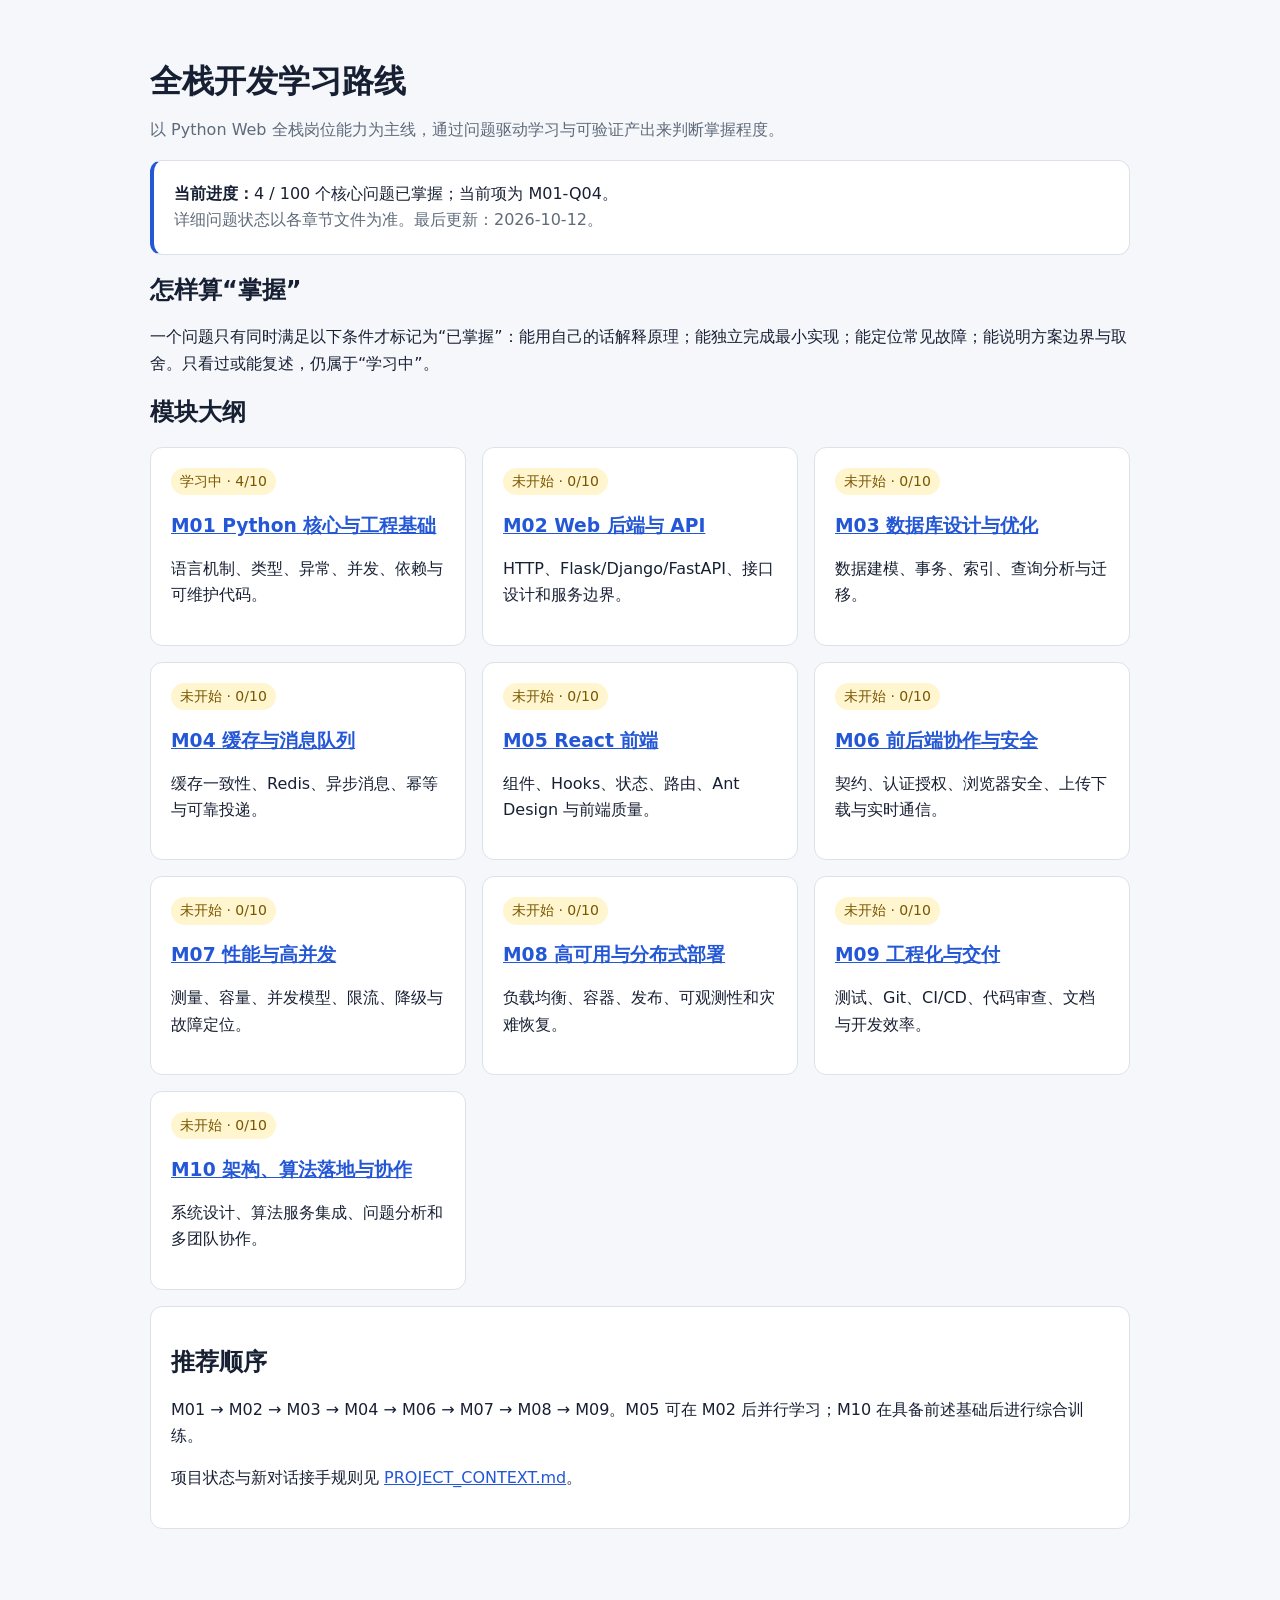
<file: index.html>
<!doctype html>
<html lang="zh-CN">
<head>
  <meta charset="utf-8">
  <meta name="viewport" content="width=device-width, initial-scale=1">
  <title>全栈开发学习路线</title>
  <link rel="stylesheet" href="styles.css">
</head>
<body>
<main>
  <h1>全栈开发学习路线</h1>
  <p class="subtitle">以 Python Web 全栈岗位能力为主线，通过问题驱动学习与可验证产出来判断掌握程度。</p>

  <section class="notice">
    <strong>当前进度：</strong>4 / 100 个核心问题已掌握；当前项为 M01-Q04。<br>
    <span class="meta">详细问题状态以各章节文件为准。最后更新：2026-10-12。</span>
  </section>

  <section>
    <h2>怎样算“掌握”</h2>
    <p>一个问题只有同时满足以下条件才标记为“已掌握”：能用自己的话解释原理；能独立完成最小实现；能定位常见故障；能说明方案边界与取舍。只看过或能复述，仍属于“学习中”。</p>
  </section>

  <section>
    <h2>模块大纲</h2>
    <div class="grid">
      <article class="card"><span class="tag">学习中 · 4/10</span><h3><a href="chapters/01-python.html">M01 Python 核心与工程基础</a></h3><p>语言机制、类型、异常、并发、依赖与可维护代码。</p></article>
      <article class="card"><span class="tag">未开始 · 0/10</span><h3><a href="chapters/02-web-api.html">M02 Web 后端与 API</a></h3><p>HTTP、Flask/Django/FastAPI、接口设计和服务边界。</p></article>
      <article class="card"><span class="tag">未开始 · 0/10</span><h3><a href="chapters/03-database.html">M03 数据库设计与优化</a></h3><p>数据建模、事务、索引、查询分析与迁移。</p></article>
      <article class="card"><span class="tag">未开始 · 0/10</span><h3><a href="chapters/04-middleware.html">M04 缓存与消息队列</a></h3><p>缓存一致性、Redis、异步消息、幂等与可靠投递。</p></article>
      <article class="card"><span class="tag">未开始 · 0/10</span><h3><a href="chapters/05-react.html">M05 React 前端</a></h3><p>组件、Hooks、状态、路由、Ant Design 与前端质量。</p></article>
      <article class="card"><span class="tag">未开始 · 0/10</span><h3><a href="chapters/06-integration-security.html">M06 前后端协作与安全</a></h3><p>契约、认证授权、浏览器安全、上传下载与实时通信。</p></article>
      <article class="card"><span class="tag">未开始 · 0/10</span><h3><a href="chapters/07-performance.html">M07 性能与高并发</a></h3><p>测量、容量、并发模型、限流、降级与故障定位。</p></article>
      <article class="card"><span class="tag">未开始 · 0/10</span><h3><a href="chapters/08-distributed.html">M08 高可用与分布式部署</a></h3><p>负载均衡、容器、发布、可观测性和灾难恢复。</p></article>
      <article class="card"><span class="tag">未开始 · 0/10</span><h3><a href="chapters/09-engineering.html">M09 工程化与交付</a></h3><p>测试、Git、CI/CD、代码审查、文档与开发效率。</p></article>
      <article class="card"><span class="tag">未开始 · 0/10</span><h3><a href="chapters/10-architecture-collaboration.html">M10 架构、算法落地与协作</a></h3><p>系统设计、算法服务集成、问题分析和多团队协作。</p></article>
    </div>
  </section>

  <section class="card">
    <h2>推荐顺序</h2>
    <p>M01 → M02 → M03 → M04 → M06 → M07 → M08 → M09。M05 可在 M02 后并行学习；M10 在具备前述基础后进行综合训练。</p>
    <p>项目状态与新对话接手规则见 <a href="PROJECT_CONTEXT.md">PROJECT_CONTEXT.md</a>。</p>
  </section>
</main>
</body>
</html>
</file>
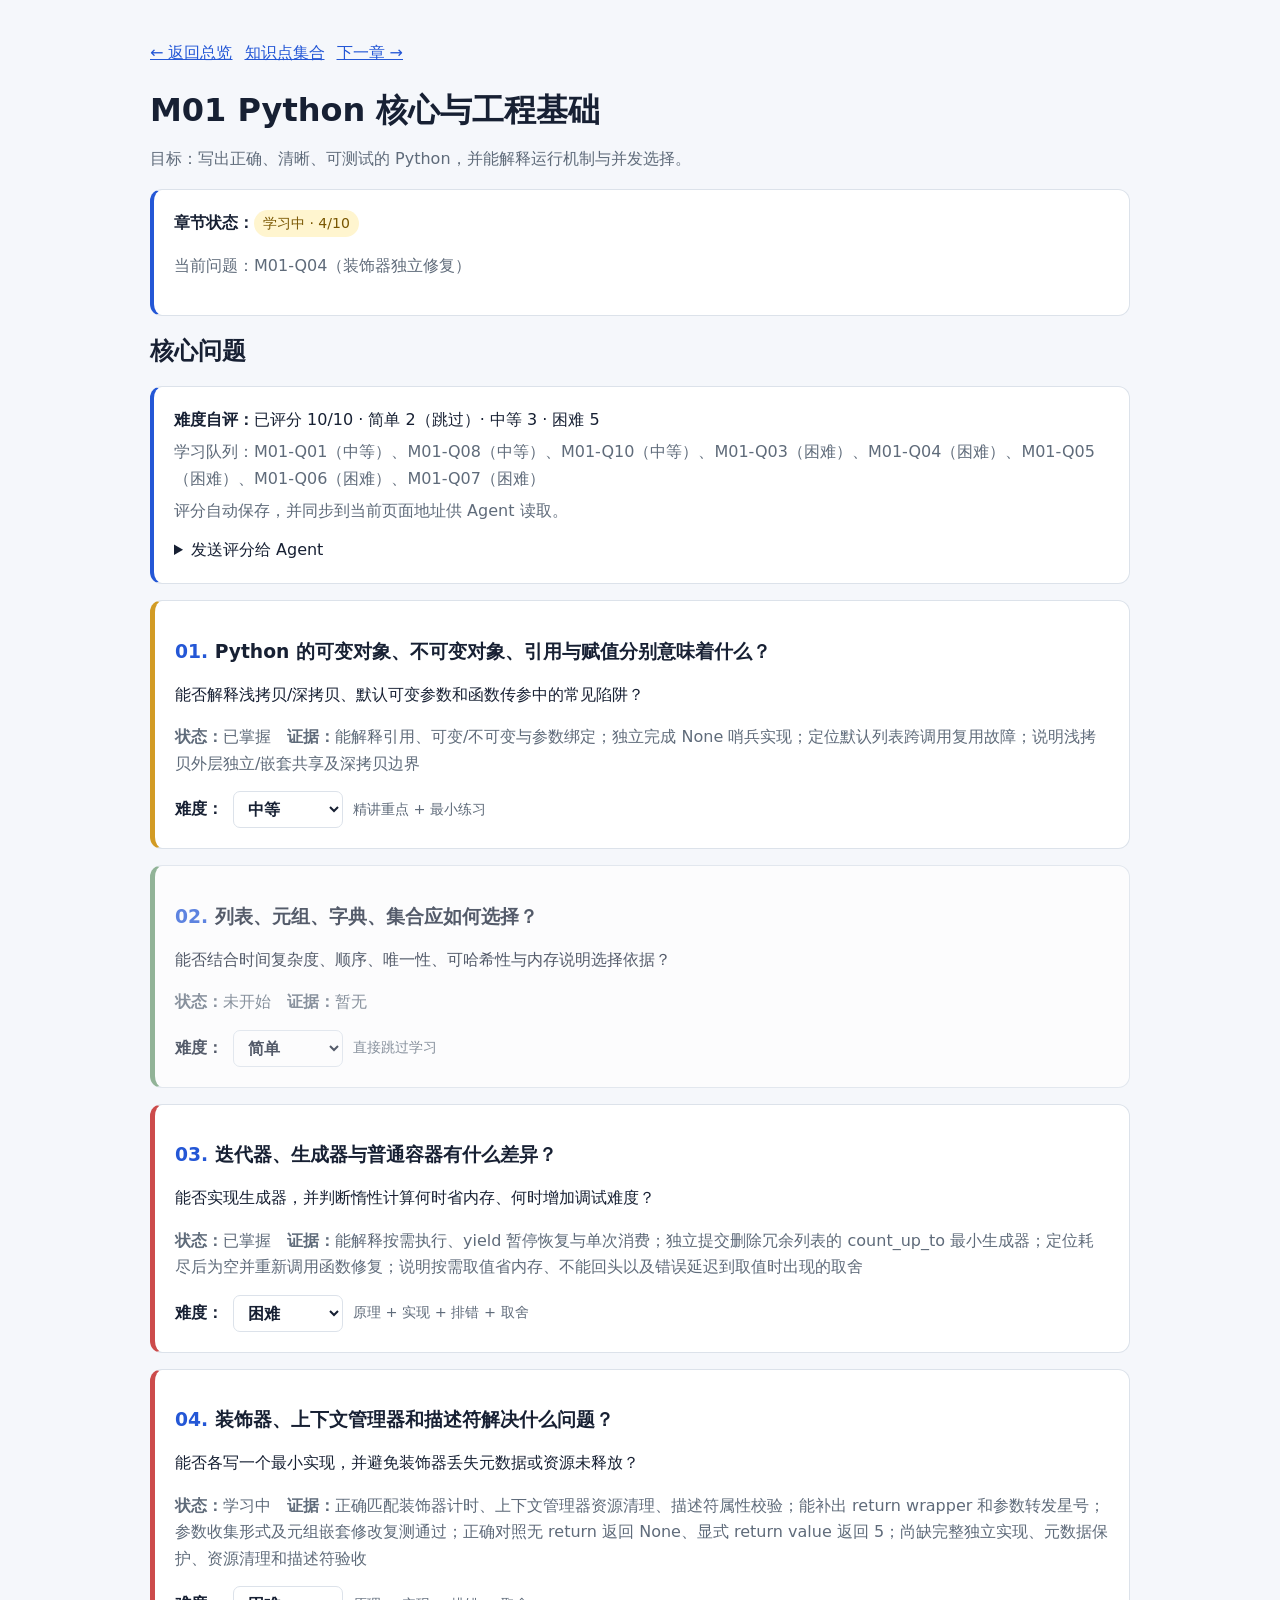
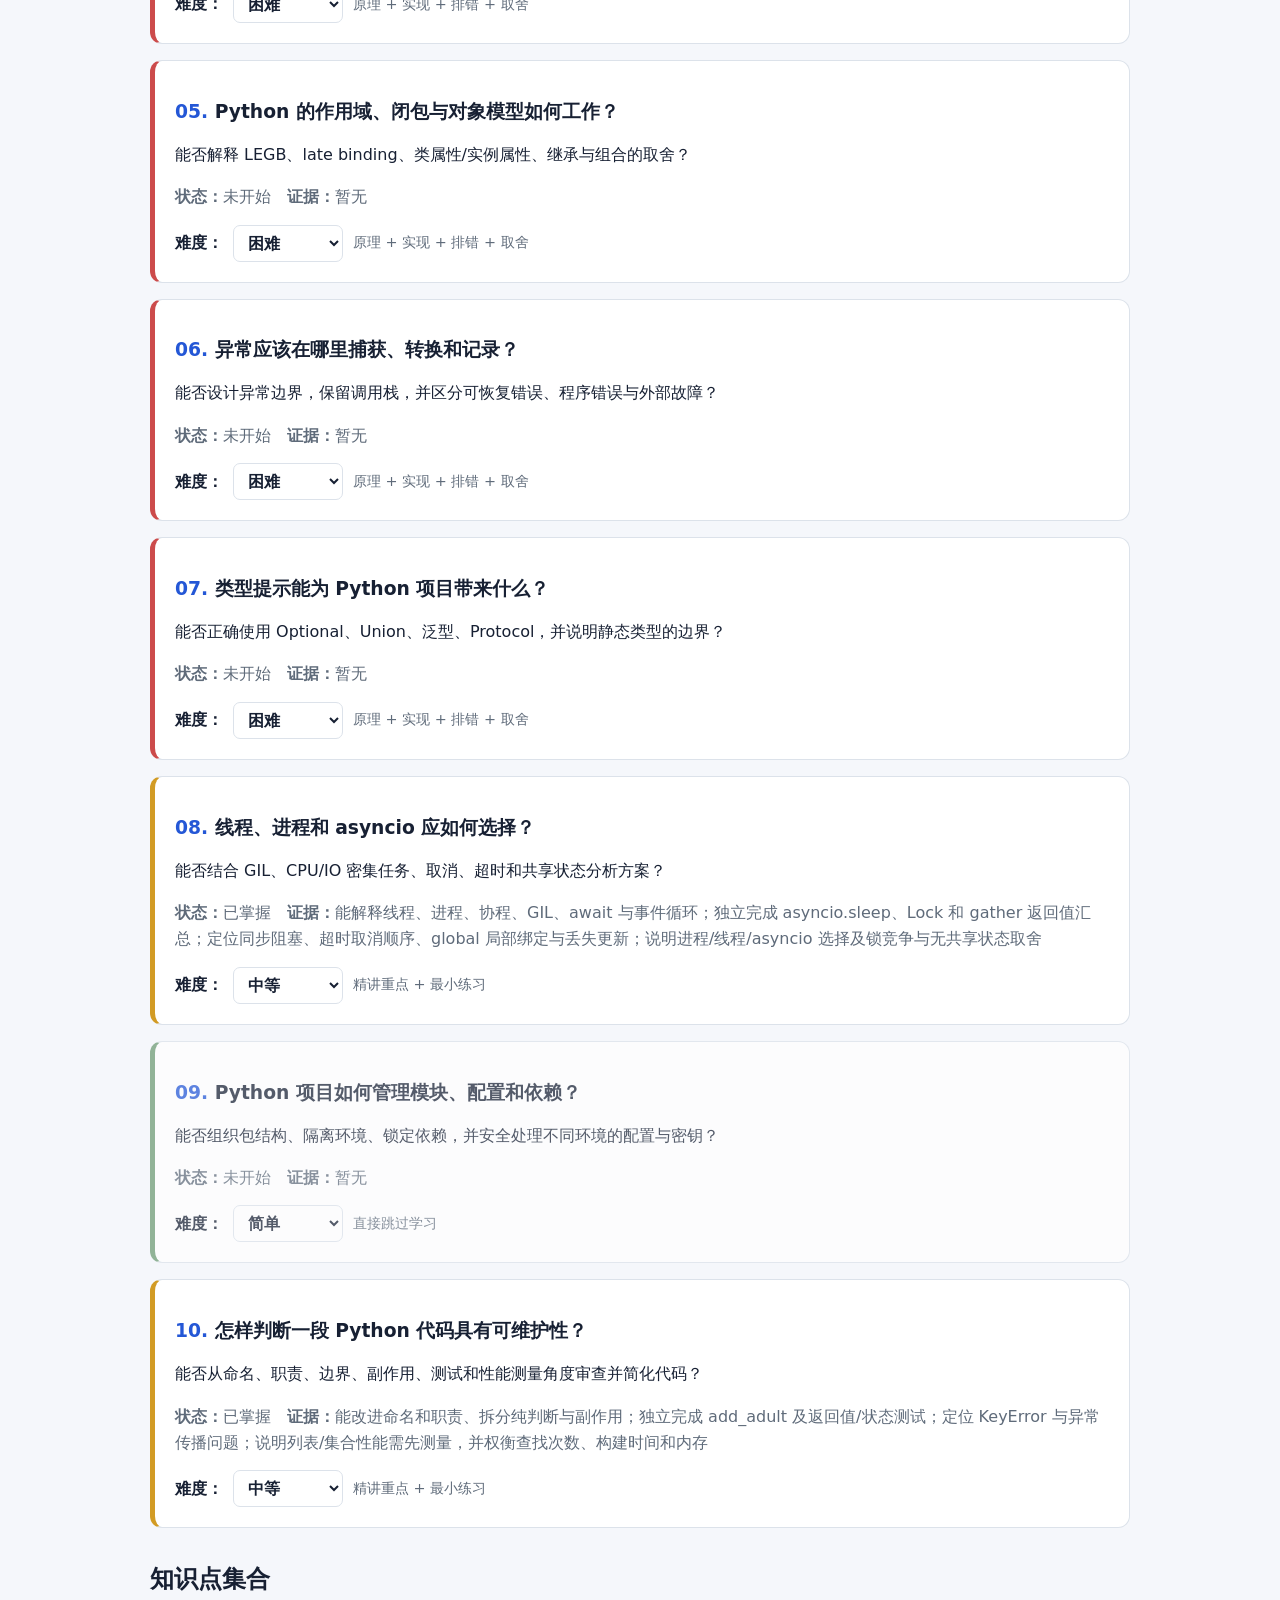
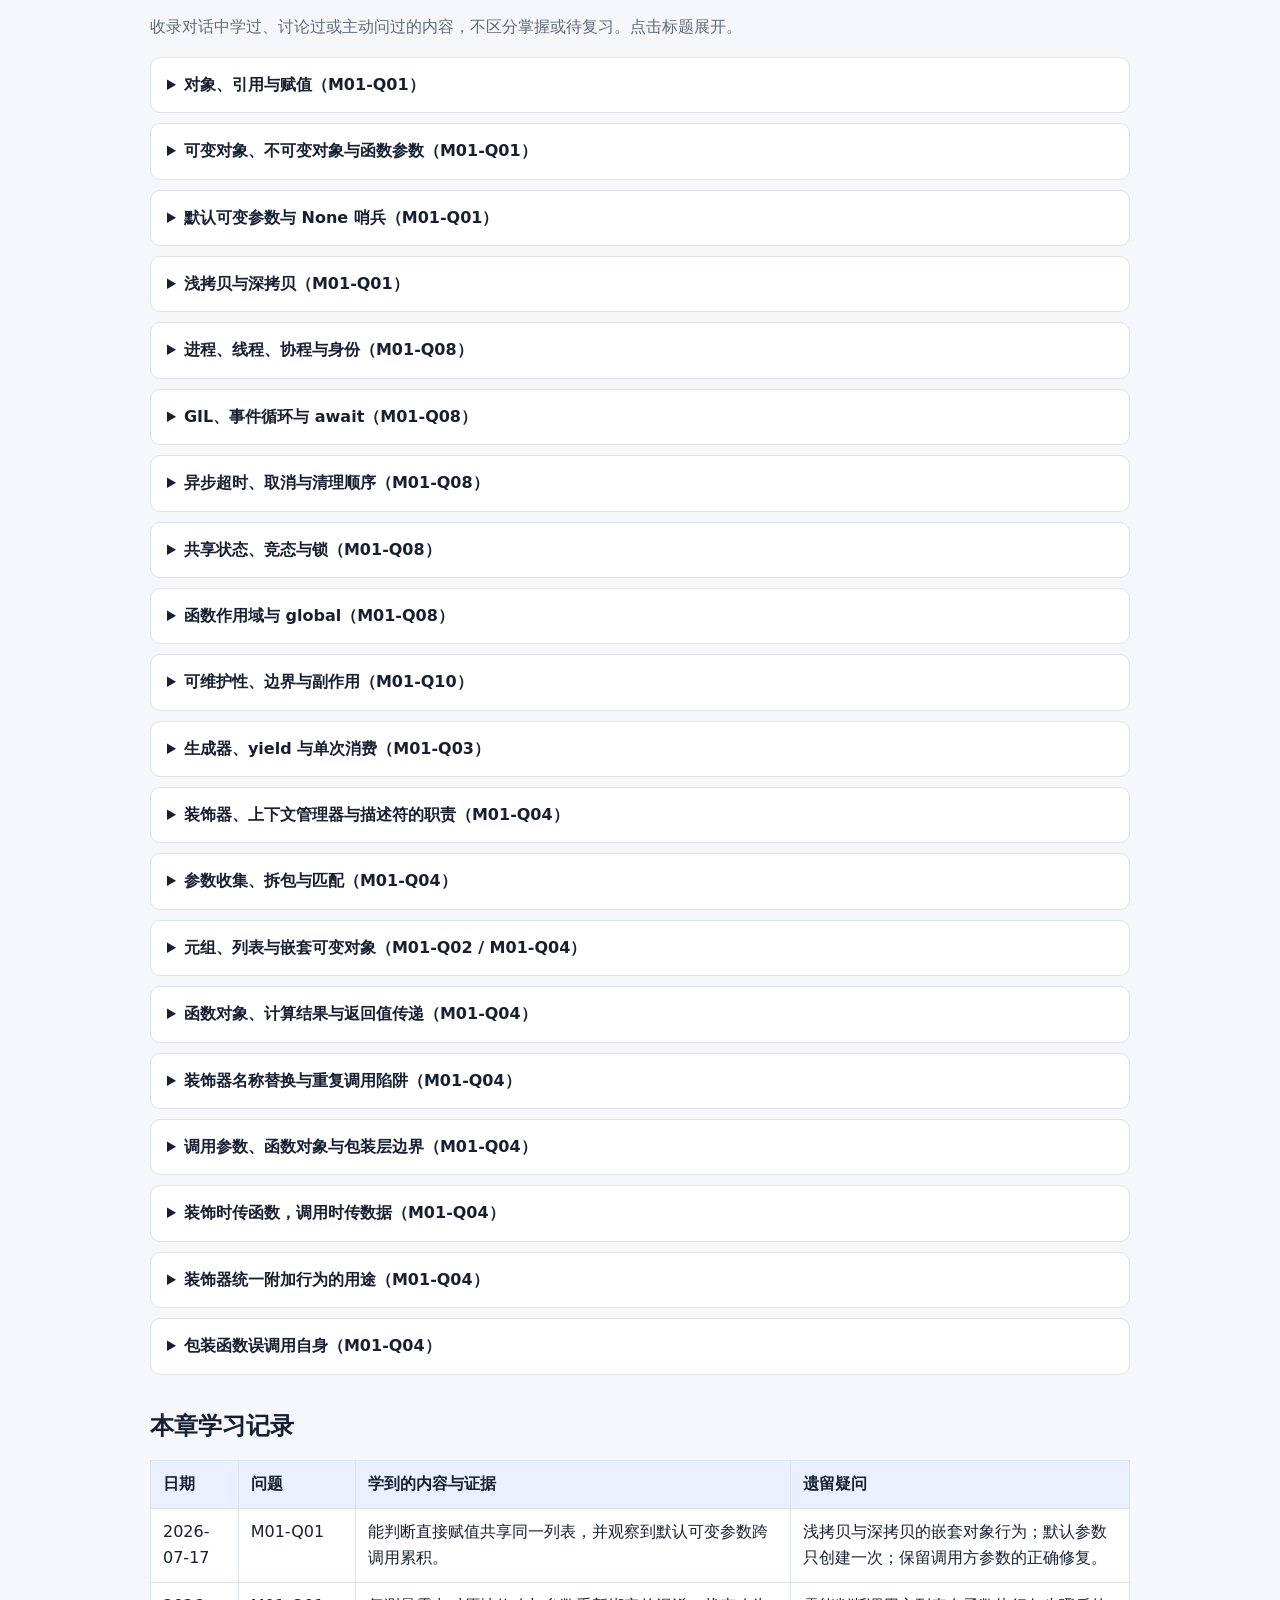
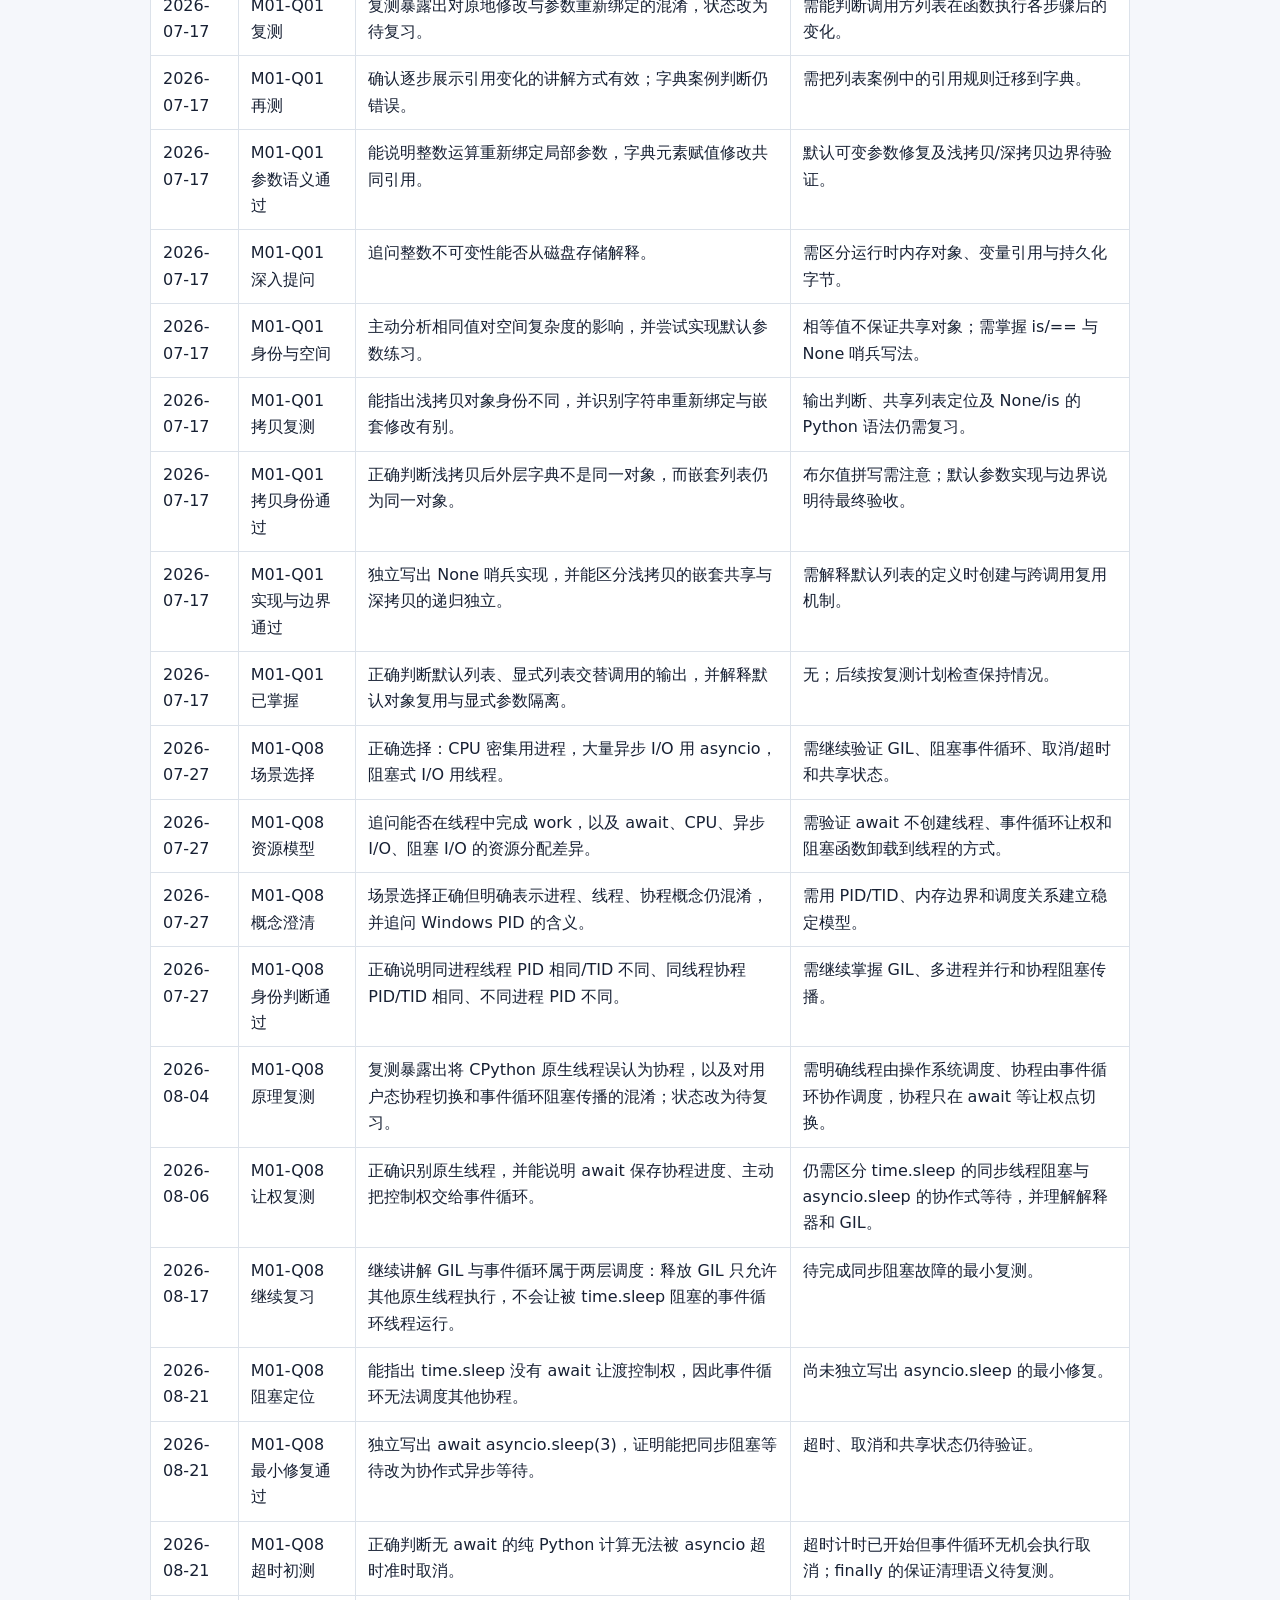
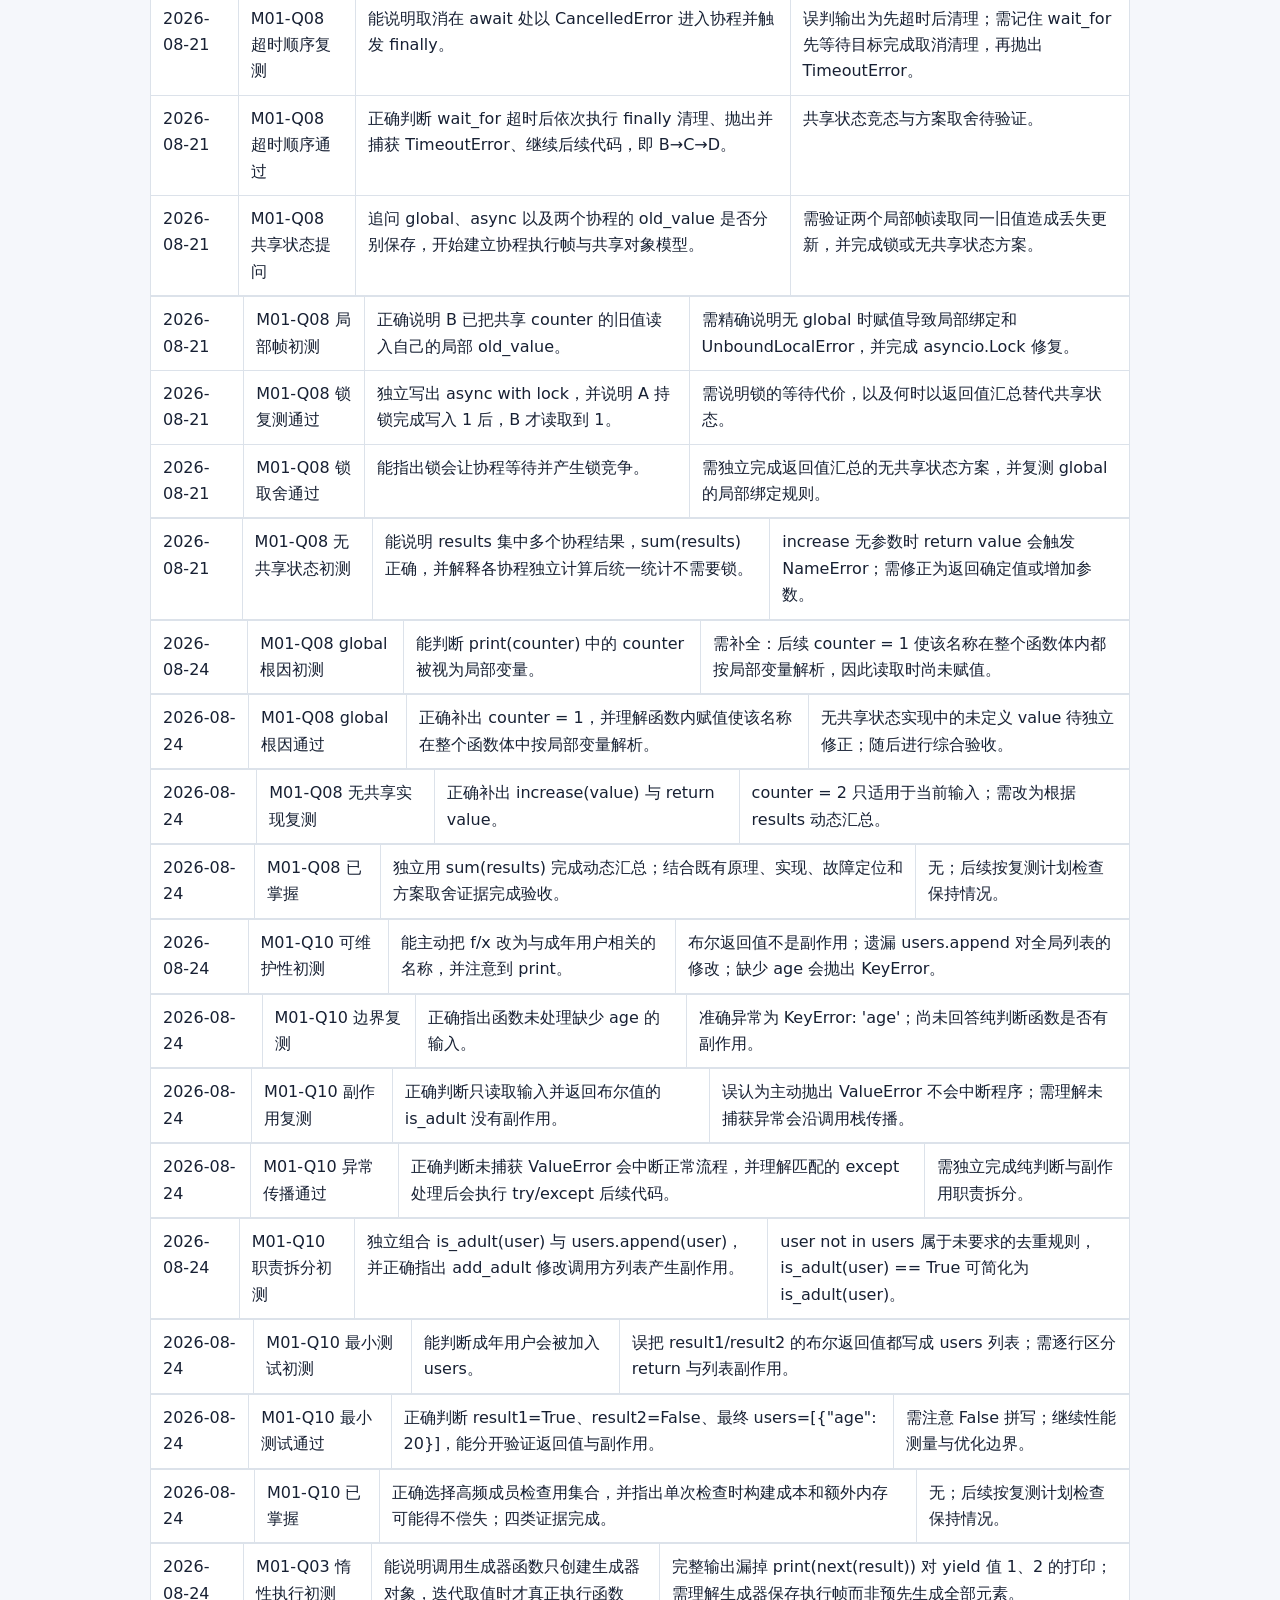
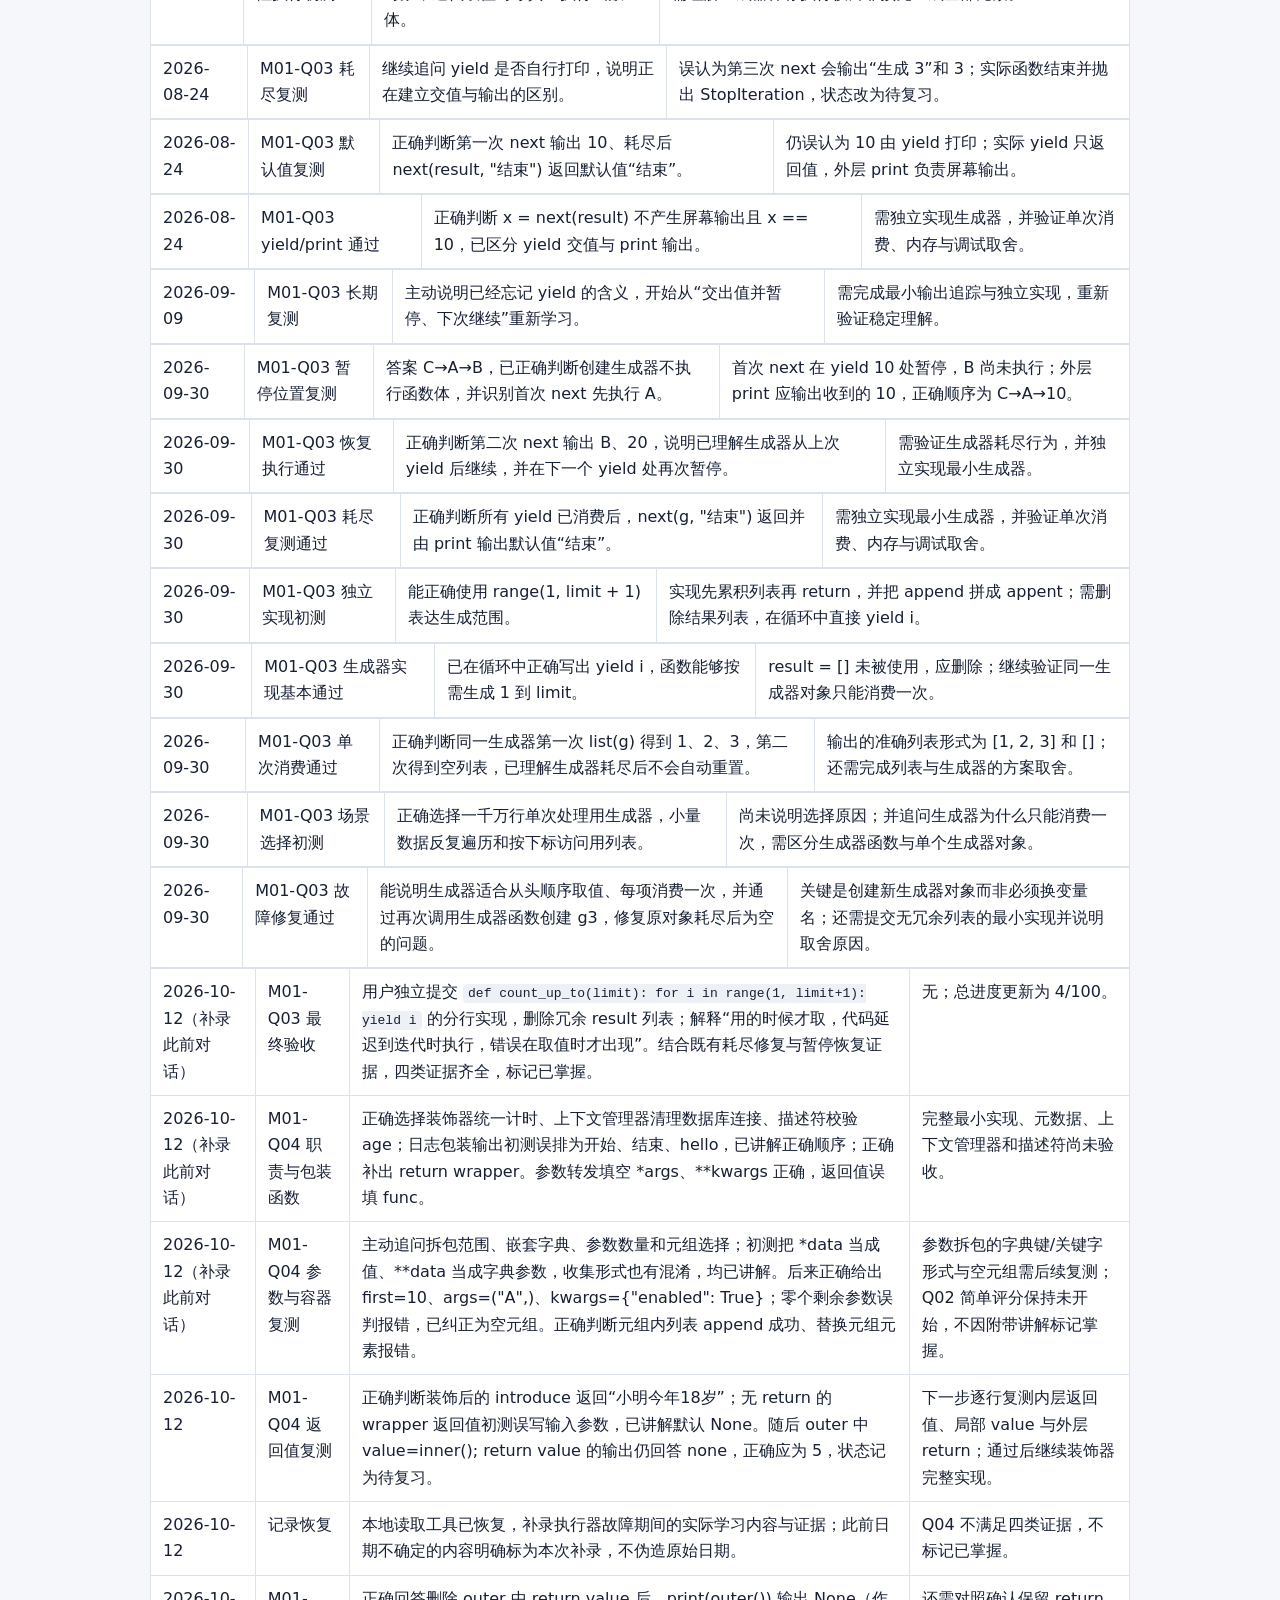
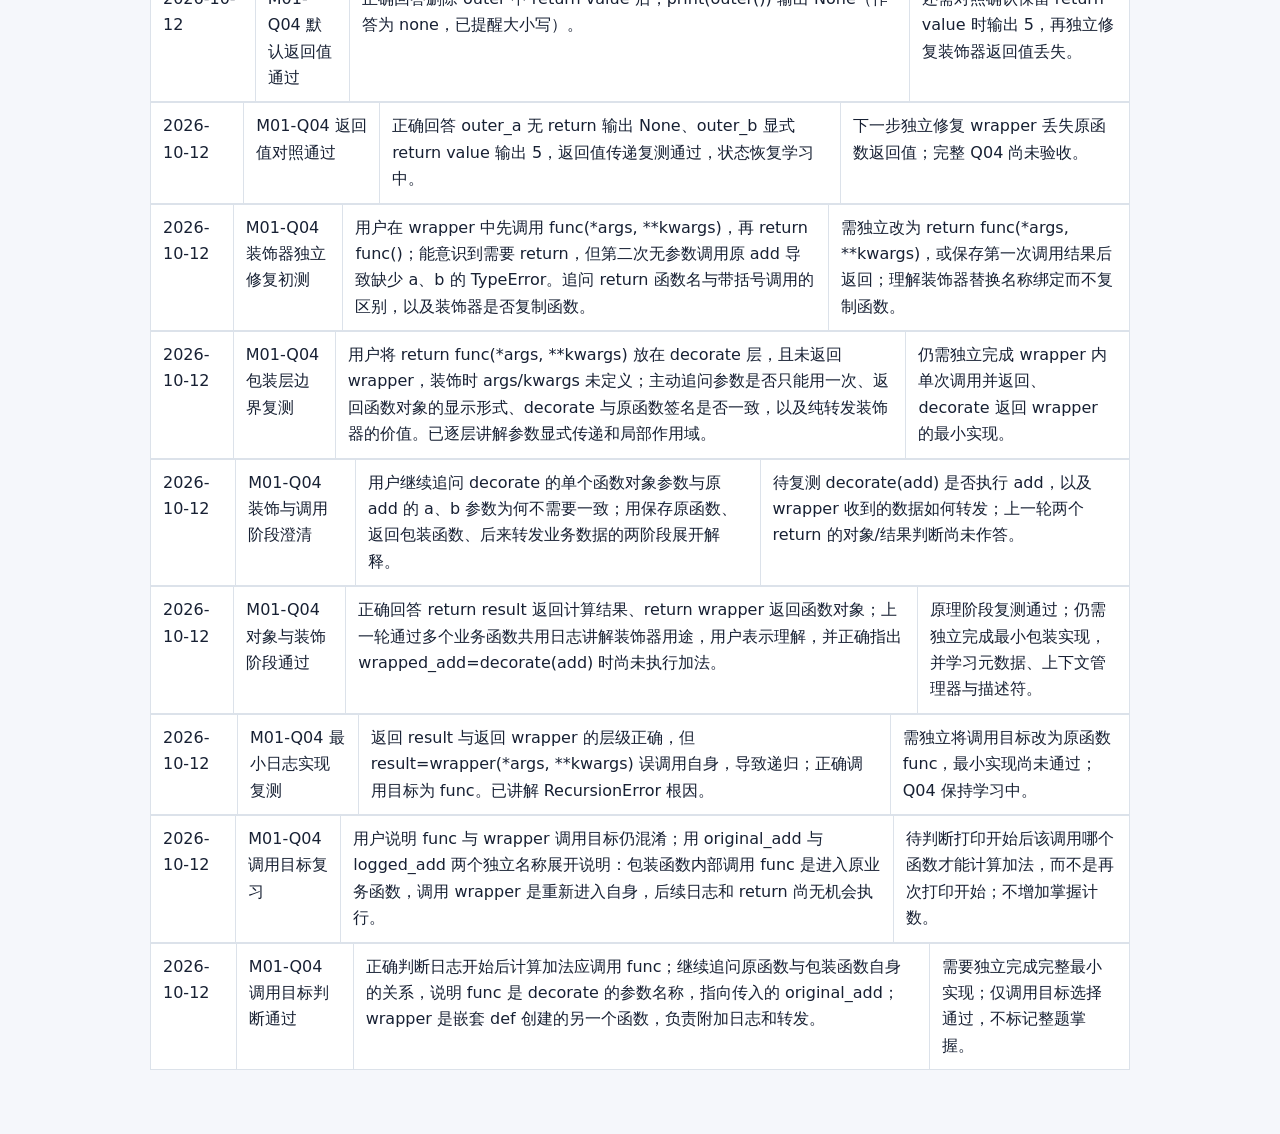
<file: chapters/01-python.html>
<!doctype html><html lang="zh-CN"><head><meta charset="utf-8"><meta name="viewport" content="width=device-width,initial-scale=1"><title>M01 Python 核心与工程基础</title><link rel="stylesheet" href="../styles.css"><script src="../difficulty.js" defer></script></head><body data-ratings="m01-q01:M,m01-q02:E,m01-q03:H,m01-q04:H,m01-q05:H,m01-q06:H,m01-q07:H,m01-q08:M,m01-q09:E,m01-q10:M"><main>
<nav><a href="../index.html">← 返回总览</a><a href="#knowledge">知识点集合</a><a href="02-web-api.html">下一章 →</a></nav>
<h1>M01 Python 核心与工程基础</h1><p class="subtitle">目标：写出正确、清晰、可测试的 Python，并能解释运行机制与并发选择。</p>
<div class="notice"><strong>章节状态：</strong><span class="tag">学习中 · 4/10</span><p class="meta">当前问题：M01-Q04（装饰器独立修复）</p></div>
<h2>核心问题</h2><ol class="questions">
<li class="question" id="m01-q01"><h3>Python 的可变对象、不可变对象、引用与赋值分别意味着什么？</h3><p>能否解释浅拷贝/深拷贝、默认可变参数和函数传参中的常见陷阱？</p><p class="record"><strong>状态：</strong>已掌握　<strong>证据：</strong>能解释引用、可变/不可变与参数绑定；独立完成 None 哨兵实现；定位默认列表跨调用复用故障；说明浅拷贝外层独立/嵌套共享及深拷贝边界</p></li>
<li class="question" id="m01-q02"><h3>列表、元组、字典、集合应如何选择？</h3><p>能否结合时间复杂度、顺序、唯一性、可哈希性与内存说明选择依据？</p><p class="record"><strong>状态：</strong>未开始　<strong>证据：</strong>暂无</p></li>
<li class="question" id="m01-q03"><h3>迭代器、生成器与普通容器有什么差异？</h3><p>能否实现生成器，并判断惰性计算何时省内存、何时增加调试难度？</p><p class="record"><strong>状态：</strong>已掌握　<strong>证据：</strong>能解释按需执行、yield 暂停恢复与单次消费；独立提交删除冗余列表的 count_up_to 最小生成器；定位耗尽后为空并重新调用函数修复；说明按需取值省内存、不能回头以及错误延迟到取值时出现的取舍</p></li>
<li class="question" id="m01-q04"><h3>装饰器、上下文管理器和描述符解决什么问题？</h3><p>能否各写一个最小实现，并避免装饰器丢失元数据或资源未释放？</p><p class="record"><strong>状态：</strong>学习中　<strong>证据：</strong>正确匹配装饰器计时、上下文管理器资源清理、描述符属性校验；能补出 return wrapper 和参数转发星号；参数收集形式及元组嵌套修改复测通过；正确对照无 return 返回 None、显式 return value 返回 5；尚缺完整独立实现、元数据保护、资源清理和描述符验收</p></li>
<li class="question" id="m01-q05"><h3>Python 的作用域、闭包与对象模型如何工作？</h3><p>能否解释 LEGB、late binding、类属性/实例属性、继承与组合的取舍？</p><p class="record"><strong>状态：</strong>未开始　<strong>证据：</strong>暂无</p></li>
<li class="question" id="m01-q06"><h3>异常应该在哪里捕获、转换和记录？</h3><p>能否设计异常边界，保留调用栈，并区分可恢复错误、程序错误与外部故障？</p><p class="record"><strong>状态：</strong>未开始　<strong>证据：</strong>暂无</p></li>
<li class="question" id="m01-q07"><h3>类型提示能为 Python 项目带来什么？</h3><p>能否正确使用 Optional、Union、泛型、Protocol，并说明静态类型的边界？</p><p class="record"><strong>状态：</strong>未开始　<strong>证据：</strong>暂无</p></li>
<li class="question" id="m01-q08"><h3>线程、进程和 asyncio 应如何选择？</h3><p>能否结合 GIL、CPU/IO 密集任务、取消、超时和共享状态分析方案？</p><p class="record"><strong>状态：</strong>已掌握　<strong>证据：</strong>能解释线程、进程、协程、GIL、await 与事件循环；独立完成 asyncio.sleep、Lock 和 gather 返回值汇总；定位同步阻塞、超时取消顺序、global 局部绑定与丢失更新；说明进程/线程/asyncio 选择及锁竞争与无共享状态取舍</p></li>
<li class="question" id="m01-q09"><h3>Python 项目如何管理模块、配置和依赖？</h3><p>能否组织包结构、隔离环境、锁定依赖，并安全处理不同环境的配置与密钥？</p><p class="record"><strong>状态：</strong>未开始　<strong>证据：</strong>暂无</p></li>
<li class="question" id="m01-q10"><h3>怎样判断一段 Python 代码具有可维护性？</h3><p>能否从命名、职责、边界、副作用、测试和性能测量角度审查并简化代码？</p><p class="record"><strong>状态：</strong>已掌握　<strong>证据：</strong>能改进命名和职责、拆分纯判断与副作用；独立完成 add_adult 及返回值/状态测试；定位 KeyError 与异常传播问题；说明列表/集合性能需先测量，并权衡查找次数、构建时间和内存</p></li>
<li class="knowledge-wrapper"><section class="knowledge-base" id="knowledge"><h2>知识点集合</h2><p class="meta">收录对话中学过、讨论过或主动问过的内容，不区分掌握或待复习。点击标题展开。</p>
<details class="knowledge-point"><summary>对象、引用与赋值（M01-Q01）</summary><ul><li>变量保存的是对象引用；直接赋值会让两个名称指向同一对象，而不是复制对象。</li><li>通过任一引用原地修改可变对象，其他引用都能观察到变化；给局部变量重新赋值只会改变该名称的指向。</li><li><code>==</code> 比较值，<code>is</code> 比较对象身份；值相等不保证是同一个对象。</li></ul></details>
<details class="knowledge-point"><summary>可变对象、不可变对象与函数参数（M01-Q01）</summary><ul><li>列表、字典等可变对象可被原地修改；整数、字符串等不可变对象的“修改”会创建或引用另一个值。</li><li>Python 函数传递对象引用：修改参数指向的可变对象会影响调用方，重新绑定参数不会。</li><li>运行时对象、内存引用和磁盘持久化字节是不同层次，不能用磁盘存储直接解释对象可变性。</li></ul></details>
<details class="knowledge-point"><summary>默认可变参数与 None 哨兵（M01-Q01）</summary><ul><li>函数默认参数在函数定义时创建一次；默认列表会被多次调用共同复用并累积内容。</li><li>需要每次调用创建新容器时，以 <code>None</code> 为默认值，在函数内用 <code>is None</code> 判断后创建。</li><li>调用方显式传入的容器是另一个对象，不会与函数的默认容器混在一起。</li></ul></details>
<details class="knowledge-point"><summary>浅拷贝与深拷贝（M01-Q01）</summary><ul><li>浅拷贝创建新的外层容器，但嵌套的可变对象仍与原对象共享。</li><li>深拷贝递归复制嵌套对象，使嵌套修改通常相互隔离，但成本更高且并非任何对象都适合复制。</li><li>判断拷贝影响时，应逐层检查对象身份和修改发生在哪一层。</li></ul></details>
<details class="knowledge-point"><summary>进程、线程、协程与身份（M01-Q08）</summary><ul><li>进程拥有独立地址空间并由操作系统调度；线程共享进程内存，也由操作系统调度；协程由事件循环协作调度。</li><li>同一进程内线程的 PID 相同、线程 ID 不同；同一线程内协程的 PID 和线程 ID 都相同。</li><li>CPU 密集任务通常用多进程，阻塞式 I/O 可用线程，大量支持异步的 I/O 可用 <code>asyncio</code>。</li></ul></details>
<details class="knowledge-point"><summary>GIL、事件循环与 await（M01-Q08）</summary><ul><li>GIL 与事件循环是不同层次：GIL 约束 CPython 线程执行 Python 字节码，事件循环调度协程。</li><li><code>await</code> 不会创建线程；协程只在 <code>await</code> 等让权点把控制权交回事件循环。</li><li><code>time.sleep</code> 会同步阻塞承载事件循环的线程；异步代码应使用 <code>await asyncio.sleep(...)</code> 或把阻塞工作卸载到线程。</li></ul></details>
<details class="knowledge-point"><summary>异步超时、取消与清理顺序（M01-Q08）</summary><ul><li>没有让权点的纯 Python 计算会占住事件循环，超时计时虽然开始，却无法准时执行取消。</li><li>取消通常在协程到达可取消的 <code>await</code> 时以 <code>CancelledError</code> 进入。</li><li><code>asyncio.wait_for</code> 会等待被取消任务执行 <code>finally</code> 清理，然后再向调用方抛出 <code>TimeoutError</code>。</li></ul></details>
<details class="knowledge-point"><summary>共享状态、竞态与锁（M01-Q08）</summary><ul><li>各协程的局部变量保存在各自执行帧中，但它们仍可能共享模块级或容器对象。</li><li>多个协程读取同一旧值、让权后再写回，会造成丢失更新。</li><li><code>asyncio.Lock</code> 能串行保护临界区，但会带来等待和锁竞争；能让任务返回独立结果并用 <code>gather</code>、<code>sum</code> 汇总时，优先避免共享状态。</li></ul></details>
<details class="knowledge-point"><summary>函数作用域与 global（M01-Q08）</summary><ul><li>函数体内只要对某名称赋值，该名称默认在整个函数体中按局部变量解析。</li><li>在赋值前读取该局部名称会触发 <code>UnboundLocalError</code>，即使模块级存在同名变量。</li><li><code>global</code> 可以声明模块级绑定，但减少共享可变状态通常更清晰。</li></ul></details>
<details class="knowledge-point"><summary>可维护性、边界与副作用（M01-Q10）</summary><ul><li>名称应表达业务含义，函数职责应小而明确；纯判断与修改列表等副作用应分开。</li><li>返回布尔值不是副作用；修改调用方容器、全局状态或执行 I/O 才是可观察副作用。</li><li>缺失字典键会产生 <code>KeyError</code>；未捕获异常会中断正常流程并沿调用栈传播，匹配的 <code>except</code> 处理后才会继续。</li><li>测试应分别验证返回值和状态变化。性能选择要测量：高频成员检查适合集合，单次检查可能不值得承担集合构建时间和额外内存。</li></ul></details>
<details class="knowledge-point"><summary>生成器、yield 与单次消费（M01-Q03）</summary><ul><li>调用含 <code>yield</code> 的函数只创建生成器对象；首次 <code>next</code> 才执行函数体，生成器会保存暂停位置和局部状态。</li><li><code>yield</code> 的动作可以记为“交出一个值并暂停”：一次 <code>next</code> 只执行到下一个 <code>yield</code>，其后的代码要等再次调用 <code>next</code> 才继续；<code>return</code> 则结束函数。</li><li>在循环中直接 <code>yield</code> 当前元素即可逐项生成；先用 <code>append</code> 建立完整列表再 <code>return</code> 是普通容器实现，不具备惰性生成的内存特征；改成 <code>yield</code> 后应删除未使用的结果列表。</li><li><code>yield</code> 把值交给调用方，本身不会在屏幕打印；是否显示取决于外层 <code>print</code>。</li><li>函数结束后生成器耗尽并抛出 <code>StopIteration</code>；<code>next(generator, default)</code> 在耗尽时返回默认值。</li><li>单次消费针对同一个生成器对象：它只保存当前位置而不保存可倒带的完整历史，耗尽后处于关闭状态；再次调用生成器函数可创建一个从头开始的新生成器对象。是否换变量名不重要，重新调用函数才是关键。</li><li>生成器通常是单次消费的惰性序列；它可降低一次性内存占用，但执行路径和调试比已物化容器更隐蔽。</li></ul></details>
<details class="knowledge-point"><summary>装饰器、上下文管理器与描述符的职责（M01-Q04）</summary><ul><li>装饰器用于给函数统一增加计时、日志等行为；<code>@decorate</code> 等价于定义原函数后执行 <code>func = decorate(func)</code>。</li><li>上下文管理器管理资源生命周期，例如数据库连接在正常结束或异常离开时执行清理；描述符用于控制属性读取和赋值，例如禁止 age 为负数。</li><li>装饰器返回 <code>wrapper</code> 函数对象供以后调用；<code>return wrapper()</code> 会立即执行包装函数并返回其结果，若结果为 None，装饰后的名称将不再可调用。</li><li>包装函数依次执行前置行为、原函数、后置行为；普通后置语句在原函数抛异常时不会执行，必须清理的工作应使用 finally 或上下文管理器。</li></ul></details>
<details class="knowledge-point"><summary>参数收集、拆包与匹配（M01-Q04）</summary><ul><li>函数定义中的 <code>*args</code> 将剩余位置参数收集成元组，<code>**kwargs</code> 将未被明确参数名接收的关键字参数收集成字典；名称可以更换，星号决定行为。</li><li>零个剩余位置参数得到 <code>()</code>，一个得到 <code>(value,)</code>，多个按顺序进入元组；普通参数先按位置匹配，关键字参数按名字匹配，不应理解为按 first、kwargs、args 顺序执行收集。</li><li>函数调用中的 <code>*iterable</code> 将可迭代对象拆成位置参数，支持列表、元组、字符串、生成器等；对字典使用一个星号得到键。</li><li>调用中的 <code>**mapping</code> 将映射拆成关键字参数，键必须为字符串且参数必须被函数接受。字典顺序不影响按名匹配；额外参数可以由定义中的 **kwargs 接收。</li><li><code>func(args, kwargs)</code> 传入两个完整容器；<code>func(*args, **kwargs)</code> 转发其中的参数。例如 args=(2,3)、kwargs={} 时，前者等价于 func((2,3), {})，后者等价于 func(2,3)。</li><li>拆包只处理最外层，嵌套字典仍作为原对象传入；需要拆内层时明确使用 <code>func(**data["profile"])</code>，拆包不会复制嵌套对象。</li><li>缺少必需参数、参数无人接收或同一参数同时通过位置和关键字重复赋值会报 TypeError。普通位置参数不能直接放在关键字参数后；Python 代码须使用英文标点。</li></ul></details>
<details class="knowledge-point"><summary>元组、列表与嵌套可变对象（M01-Q02 / M01-Q04）</summary><ul><li>列表和元组都支持多个元素、顺序遍历与下标访问；列表允许增删或替换元素，元组的长度和各位置引用不可修改。元组没有只能装两个元素的限制。</li><li><code>(20,)</code> 是单元素元组，<code>(20)</code> 是整数；*args 收集成元组属于 Python 语法规定。</li><li>元组内引用的列表仍可原地修改：<code>data=([1,2],3)</code> 时 data[0].append(4) 成功，data[1]=5 抛 TypeError。需要调整元素使用列表，需要固定一组位置引用可使用元组。</li></ul></details>
<details class="knowledge-point"><summary>函数对象、计算结果与返回值传递（M01-Q04）</summary><ul><li><code>return func</code> 返回函数对象；<code>return func(...)</code> 调用函数并返回计算结果。输入参数、函数对象和返回结果是不同对象。</li><li>函数正常结束而没有执行带值的 return 时返回 None；调用内层函数不会自动把其返回值作为外层返回值。</li><li><code>value = inner(); return value</code> 与 <code>return inner()</code> 都能传递内层返回值。若 inner 返回 5，两者都返回 5；包装函数仅执行 func(...) 而不 return 时会丢失返回值。</li></ul></details>
<details class="knowledge-point"><summary>装饰器名称替换与重复调用陷阱（M01-Q04）</summary><ul><li>装饰器不复制原函数：定义原 add 后，add = decorate(add) 调用 decorate，将它返回的 wrapper 绑定到 add；wrapper 通过闭包中的 func 保留原 add 的引用。调用 add(2,3) 实际进入 wrapper，*args 接收两个值并转发给原 add。</li><li>先 func(*args, **kwargs) 再 return func() 会调用原函数两次；第二次没有参数时可能因缺少必需参数抛 TypeError，第一次返回值已经被丢弃。应直接 return func(*args, **kwargs)，或保存第一次结果再 return。</li></ul></details>
<details class="knowledge-point"><summary>调用参数、函数对象与包装层边界（M01-Q04）</summary><ul><li>每次调用都须明确提供参数，func() 不会记住上次 func(2,3) 的实参；args、kwargs 容器可重复转发，但生成器等单次消费对象可能耗尽。</li><li>返回函数对象并非返回源码文本；打印对象通常得到形如 &lt;function number at 0x...&gt; 的表示，地址因运行而异，调用返回的对象才执行函数体。</li><li>decorate(func) 收到一个函数对象，无需与原函数参数数量一致；wrapper 收到业务实参，转发给原函数时必须符合原函数签名。wrapper 内的 args、kwargs 不会自动成为 decorate 的局部变量。</li><li>仅转发参数和返回值的装饰器用于教学，业务中通常没有新增价值；加入日志或计时等统一行为才体现包装目的。return func(...) 应在 wrapper 内，decorate 自身返回 wrapper 对象。</li></ul></details>
<details class="knowledge-point"><summary>装饰时传函数，调用时传数据（M01-Q04）</summary><ul><li>函数也是可作为参数传递的对象：decorate(add) 把原 add 对象作为一个实参交给 func，此时既不执行 add，也不提供 a、b。</li><li>装饰阶段可展开为 original_add=add、wrapped_add=decorate(original_add)、add=wrapped_add；调用阶段 add(2,3) 进入 wrapper，收集 args=(2,3)、kwargs={}，再调用闭包保留的 original_add(2,3)。</li><li>被传入的对象自身如何调用，与接收该对象的函数需要几个参数是两件事；如 inspect_function(add) 可以只接收函数对象，不必接收 add 的两个业务参数。</li></ul></details>
<details class="knowledge-point"><summary>装饰器统一附加行为的用途（M01-Q04）</summary><ul><li>多个业务函数需要相同日志、计时或权限检查时，装饰器把共同逻辑集中一处，避免在每个函数内重复维护，同时保留各自的业务参数和返回值。</li><li><code>func.__name__</code> 可读取原函数名称供日志使用。只有一个简单函数时直接写附加逻辑可能更清晰，无需为了使用装饰器而包装。</li></ul></details>
<details class="knowledge-point"><summary>包装函数误调用自身（M01-Q04）</summary><ul><li>wrapper 内调用 wrapper(*args, **kwargs) 会再次进入同一个包装函数，不断递归，最终触发 RecursionError；应调用闭包中保存的原函数 func(*args, **kwargs)，并返回其结果。</li></ul></details>
</section></li>
</ol><h2>本章学习记录</h2><table><thead><tr><th>日期</th><th>问题</th><th>学到的内容与证据</th><th>遗留疑问</th></tr></thead><tbody><tr><td>2026-07-17</td><td>M01-Q01</td><td>能判断直接赋值共享同一列表，并观察到默认可变参数跨调用累积。</td><td>浅拷贝与深拷贝的嵌套对象行为；默认参数只创建一次；保留调用方参数的正确修复。</td></tr><tr><td>2026-07-17</td><td>M01-Q01 复测</td><td>复测暴露出对原地修改与参数重新绑定的混淆，状态改为待复习。</td><td>需能判断调用方列表在函数执行各步骤后的变化。</td></tr><tr><td>2026-07-17</td><td>M01-Q01 再测</td><td>确认逐步展示引用变化的讲解方式有效；字典案例判断仍错误。</td><td>需把列表案例中的引用规则迁移到字典。</td></tr><tr><td>2026-07-17</td><td>M01-Q01 参数语义通过</td><td>能说明整数运算重新绑定局部参数，字典元素赋值修改共同引用。</td><td>默认可变参数修复及浅拷贝/深拷贝边界待验证。</td></tr><tr><td>2026-07-17</td><td>M01-Q01 深入提问</td><td>追问整数不可变性能否从磁盘存储解释。</td><td>需区分运行时内存对象、变量引用与持久化字节。</td></tr><tr><td>2026-07-17</td><td>M01-Q01 身份与空间</td><td>主动分析相同值对空间复杂度的影响，并尝试实现默认参数练习。</td><td>相等值不保证共享对象；需掌握 is/== 与 None 哨兵写法。</td></tr><tr><td>2026-07-17</td><td>M01-Q01 拷贝复测</td><td>能指出浅拷贝对象身份不同，并识别字符串重新绑定与嵌套修改有别。</td><td>输出判断、共享列表定位及 None/is 的 Python 语法仍需复习。</td></tr><tr><td>2026-07-17</td><td>M01-Q01 拷贝身份通过</td><td>正确判断浅拷贝后外层字典不是同一对象，而嵌套列表仍为同一对象。</td><td>布尔值拼写需注意；默认参数实现与边界说明待最终验收。</td></tr><tr><td>2026-07-17</td><td>M01-Q01 实现与边界通过</td><td>独立写出 None 哨兵实现，并能区分浅拷贝的嵌套共享与深拷贝的递归独立。</td><td>需解释默认列表的定义时创建与跨调用复用机制。</td></tr><tr><td>2026-07-17</td><td>M01-Q01 已掌握</td><td>正确判断默认列表、显式列表交替调用的输出，并解释默认对象复用与显式参数隔离。</td><td>无；后续按复测计划检查保持情况。</td></tr><tr><td>2026-07-27</td><td>M01-Q08 场景选择</td><td>正确选择：CPU 密集用进程，大量异步 I/O 用 asyncio，阻塞式 I/O 用线程。</td><td>需继续验证 GIL、阻塞事件循环、取消/超时和共享状态。</td></tr><tr><td>2026-07-27</td><td>M01-Q08 资源模型</td><td>追问能否在线程中完成 work，以及 await、CPU、异步 I/O、阻塞 I/O 的资源分配差异。</td><td>需验证 await 不创建线程、事件循环让权和阻塞函数卸载到线程的方式。</td></tr><tr><td>2026-07-27</td><td>M01-Q08 概念澄清</td><td>场景选择正确但明确表示进程、线程、协程概念仍混淆，并追问 Windows PID 的含义。</td><td>需用 PID/TID、内存边界和调度关系建立稳定模型。</td></tr><tr><td>2026-07-27</td><td>M01-Q08 身份判断通过</td><td>正确说明同进程线程 PID 相同/TID 不同、同线程协程 PID/TID 相同、不同进程 PID 不同。</td><td>需继续掌握 GIL、多进程并行和协程阻塞传播。</td></tr><tr><td>2026-08-04</td><td>M01-Q08 原理复测</td><td>复测暴露出将 CPython 原生线程误认为协程，以及对用户态协程切换和事件循环阻塞传播的混淆；状态改为待复习。</td><td>需明确线程由操作系统调度、协程由事件循环协作调度，协程只在 await 等让权点切换。</td></tr><tr><td>2026-08-06</td><td>M01-Q08 让权复测</td><td>正确识别原生线程，并能说明 await 保存协程进度、主动把控制权交给事件循环。</td><td>仍需区分 time.sleep 的同步线程阻塞与 asyncio.sleep 的协作式等待，并理解解释器和 GIL。</td></tr><tr><td>2026-08-17</td><td>M01-Q08 继续复习</td><td>继续讲解 GIL 与事件循环属于两层调度：释放 GIL 只允许其他原生线程执行，不会让被 time.sleep 阻塞的事件循环线程运行。</td><td>待完成同步阻塞故障的最小复测。</td></tr><tr><td>2026-08-21</td><td>M01-Q08 阻塞定位</td><td>能指出 time.sleep 没有 await 让渡控制权，因此事件循环无法调度其他协程。</td><td>尚未独立写出 asyncio.sleep 的最小修复。</td></tr><tr><td>2026-08-21</td><td>M01-Q08 最小修复通过</td><td>独立写出 await asyncio.sleep(3)，证明能把同步阻塞等待改为协作式异步等待。</td><td>超时、取消和共享状态仍待验证。</td></tr><tr><td>2026-08-21</td><td>M01-Q08 超时初测</td><td>正确判断无 await 的纯 Python 计算无法被 asyncio 超时准时取消。</td><td>超时计时已开始但事件循环无机会执行取消；finally 的保证清理语义待复测。</td></tr><tr><td>2026-08-21</td><td>M01-Q08 超时顺序复测</td><td>能说明取消在 await 处以 CancelledError 进入协程并触发 finally。</td><td>误判输出为先超时后清理；需记住 wait_for 先等待目标完成取消清理，再抛出 TimeoutError。</td></tr><tr><td>2026-08-21</td><td>M01-Q08 超时顺序通过</td><td>正确判断 wait_for 超时后依次执行 finally 清理、抛出并捕获 TimeoutError、继续后续代码，即 B→C→D。</td><td>共享状态竞态与方案取舍待验证。</td></tr><tr><td>2026-08-21</td><td>M01-Q08 共享状态提问</td><td>追问 global、async 以及两个协程的 old_value 是否分别保存，开始建立协程执行帧与共享对象模型。</td><td>需验证两个局部帧读取同一旧值造成丢失更新，并完成锁或无共享状态方案。</td></tr></tbody></table>
<table class="learning-record-continuation"><tbody><tr><td>2026-08-21</td><td>M01-Q08 局部帧初测</td><td>正确说明 B 已把共享 counter 的旧值读入自己的局部 old_value。</td><td>需精确说明无 global 时赋值导致局部绑定和 UnboundLocalError，并完成 asyncio.Lock 修复。</td></tr><tr><td>2026-08-21</td><td>M01-Q08 锁复测通过</td><td>独立写出 async with lock，并说明 A 持锁完成写入 1 后，B 才读取到 1。</td><td>需说明锁的等待代价，以及何时以返回值汇总替代共享状态。</td></tr><tr><td>2026-08-21</td><td>M01-Q08 锁取舍通过</td><td>能指出锁会让协程等待并产生锁竞争。</td><td>需独立完成返回值汇总的无共享状态方案，并复测 global 的局部绑定规则。</td></tr></tbody></table>
<table class="learning-record-continuation"><tbody><tr><td>2026-08-21</td><td>M01-Q08 无共享状态初测</td><td>能说明 results 集中多个协程结果，sum(results) 正确，并解释各协程独立计算后统一统计不需要锁。</td><td>increase 无参数时 return value 会触发 NameError；需修正为返回确定值或增加参数。</td></tr></tbody></table>
<table class="learning-record-continuation"><tbody><tr><td>2026-08-24</td><td>M01-Q08 global 根因初测</td><td>能判断 print(counter) 中的 counter 被视为局部变量。</td><td>需补全：后续 counter = 1 使该名称在整个函数体内都按局部变量解析，因此读取时尚未赋值。</td></tr></tbody></table>
<table class="learning-record-continuation"><tbody><tr><td>2026-08-24</td><td>M01-Q08 global 根因通过</td><td>正确补出 counter = 1，并理解函数内赋值使该名称在整个函数体中按局部变量解析。</td><td>无共享状态实现中的未定义 value 待独立修正；随后进行综合验收。</td></tr></tbody></table>
<table class="learning-record-continuation"><tbody><tr><td>2026-08-24</td><td>M01-Q08 无共享实现复测</td><td>正确补出 increase(value) 与 return value。</td><td>counter = 2 只适用于当前输入；需改为根据 results 动态汇总。</td></tr></tbody></table>
<table class="learning-record-continuation"><tbody><tr><td>2026-08-24</td><td>M01-Q08 已掌握</td><td>独立用 sum(results) 完成动态汇总；结合既有原理、实现、故障定位和方案取舍证据完成验收。</td><td>无；后续按复测计划检查保持情况。</td></tr></tbody></table>
<table class="learning-record-continuation"><tbody><tr><td>2026-08-24</td><td>M01-Q10 可维护性初测</td><td>能主动把 f/x 改为与成年用户相关的名称，并注意到 print。</td><td>布尔返回值不是副作用；遗漏 users.append 对全局列表的修改；缺少 age 会抛出 KeyError。</td></tr></tbody></table>
<table class="learning-record-continuation"><tbody><tr><td>2026-08-24</td><td>M01-Q10 边界复测</td><td>正确指出函数未处理缺少 age 的输入。</td><td>准确异常为 KeyError: 'age'；尚未回答纯判断函数是否有副作用。</td></tr></tbody></table>
<table class="learning-record-continuation"><tbody><tr><td>2026-08-24</td><td>M01-Q10 副作用复测</td><td>正确判断只读取输入并返回布尔值的 is_adult 没有副作用。</td><td>误认为主动抛出 ValueError 不会中断程序；需理解未捕获异常会沿调用栈传播。</td></tr></tbody></table>
<table class="learning-record-continuation"><tbody><tr><td>2026-08-24</td><td>M01-Q10 异常传播通过</td><td>正确判断未捕获 ValueError 会中断正常流程，并理解匹配的 except 处理后会执行 try/except 后续代码。</td><td>需独立完成纯判断与副作用职责拆分。</td></tr></tbody></table>
<table class="learning-record-continuation"><tbody><tr><td>2026-08-24</td><td>M01-Q10 职责拆分初测</td><td>独立组合 is_adult(user) 与 users.append(user)，并正确指出 add_adult 修改调用方列表产生副作用。</td><td>user not in users 属于未要求的去重规则，is_adult(user) == True 可简化为 is_adult(user)。</td></tr></tbody></table>
<table class="learning-record-continuation"><tbody><tr><td>2026-08-24</td><td>M01-Q10 最小测试初测</td><td>能判断成年用户会被加入 users。</td><td>误把 result1/result2 的布尔返回值都写成 users 列表；需逐行区分 return 与列表副作用。</td></tr></tbody></table>
<table class="learning-record-continuation"><tbody><tr><td>2026-08-24</td><td>M01-Q10 最小测试通过</td><td>正确判断 result1=True、result2=False、最终 users=[{"age": 20}]，能分开验证返回值与副作用。</td><td>需注意 False 拼写；继续性能测量与优化边界。</td></tr></tbody></table>
<table class="learning-record-continuation"><tbody><tr><td>2026-08-24</td><td>M01-Q10 已掌握</td><td>正确选择高频成员检查用集合，并指出单次检查时构建成本和额外内存可能得不偿失；四类证据完成。</td><td>无；后续按复测计划检查保持情况。</td></tr></tbody></table>
<table class="learning-record-continuation"><tbody><tr><td>2026-08-24</td><td>M01-Q03 惰性执行初测</td><td>能说明调用生成器函数只创建生成器对象，迭代取值时才真正执行函数体。</td><td>完整输出漏掉 print(next(result)) 对 yield 值 1、2 的打印；需理解生成器保存执行帧而非预先生成全部元素。</td></tr></tbody></table>
<table class="learning-record-continuation"><tbody><tr><td>2026-08-24</td><td>M01-Q03 耗尽复测</td><td>继续追问 yield 是否自行打印，说明正在建立交值与输出的区别。</td><td>误认为第三次 next 会输出“生成 3”和 3；实际函数结束并抛出 StopIteration，状态改为待复习。</td></tr></tbody></table>
<table class="learning-record-continuation"><tbody><tr><td>2026-08-24</td><td>M01-Q03 默认值复测</td><td>正确判断第一次 next 输出 10、耗尽后 next(result, "结束") 返回默认值“结束”。</td><td>仍误认为 10 由 yield 打印；实际 yield 只返回值，外层 print 负责屏幕输出。</td></tr></tbody></table>
<table class="learning-record-continuation"><tbody><tr><td>2026-08-24</td><td>M01-Q03 yield/print 通过</td><td>正确判断 x = next(result) 不产生屏幕输出且 x == 10，已区分 yield 交值与 print 输出。</td><td>需独立实现生成器，并验证单次消费、内存与调试取舍。</td></tr></tbody></table>
<table class="learning-record-continuation"><tbody><tr><td>2026-09-09</td><td>M01-Q03 长期复测</td><td>主动说明已经忘记 yield 的含义，开始从“交出值并暂停、下次继续”重新学习。</td><td>需完成最小输出追踪与独立实现，重新验证稳定理解。</td></tr></tbody></table>
<table class="learning-record-continuation"><tbody><tr><td>2026-09-30</td><td>M01-Q03 暂停位置复测</td><td>答案 C→A→B，已正确判断创建生成器不执行函数体，并识别首次 next 先执行 A。</td><td>首次 next 在 yield 10 处暂停，B 尚未执行；外层 print 应输出收到的 10，正确顺序为 C→A→10。</td></tr></tbody></table>
<table class="learning-record-continuation"><tbody><tr><td>2026-09-30</td><td>M01-Q03 恢复执行通过</td><td>正确判断第二次 next 输出 B、20，说明已理解生成器从上次 yield 后继续，并在下一个 yield 处再次暂停。</td><td>需验证生成器耗尽行为，并独立实现最小生成器。</td></tr></tbody></table>
<table class="learning-record-continuation"><tbody><tr><td>2026-09-30</td><td>M01-Q03 耗尽复测通过</td><td>正确判断所有 yield 已消费后，next(g, "结束") 返回并由 print 输出默认值“结束”。</td><td>需独立实现最小生成器，并验证单次消费、内存与调试取舍。</td></tr></tbody></table>
<table class="learning-record-continuation"><tbody><tr><td>2026-09-30</td><td>M01-Q03 独立实现初测</td><td>能正确使用 range(1, limit + 1) 表达生成范围。</td><td>实现先累积列表再 return，并把 append 拼成 appent；需删除结果列表，在循环中直接 yield i。</td></tr></tbody></table>
<table class="learning-record-continuation"><tbody><tr><td>2026-09-30</td><td>M01-Q03 生成器实现基本通过</td><td>已在循环中正确写出 yield i，函数能够按需生成 1 到 limit。</td><td>result = [] 未被使用，应删除；继续验证同一生成器对象只能消费一次。</td></tr></tbody></table>
<table class="learning-record-continuation"><tbody><tr><td>2026-09-30</td><td>M01-Q03 单次消费通过</td><td>正确判断同一生成器第一次 list(g) 得到 1、2、3，第二次得到空列表，已理解生成器耗尽后不会自动重置。</td><td>输出的准确列表形式为 [1, 2, 3] 和 []；还需完成列表与生成器的方案取舍。</td></tr></tbody></table>
<table class="learning-record-continuation"><tbody><tr><td>2026-09-30</td><td>M01-Q03 场景选择初测</td><td>正确选择一千万行单次处理用生成器，小量数据反复遍历和按下标访问用列表。</td><td>尚未说明选择原因；并追问生成器为什么只能消费一次，需区分生成器函数与单个生成器对象。</td></tr></tbody></table>
<table class="learning-record-continuation"><tbody><tr><td>2026-09-30</td><td>M01-Q03 故障修复通过</td><td>能说明生成器适合从头顺序取值、每项消费一次，并通过再次调用生成器函数创建 g3，修复原对象耗尽后为空的问题。</td><td>关键是创建新生成器对象而非必须换变量名；还需提交无冗余列表的最小实现并说明取舍原因。</td></tr></tbody></table>
<table class="learning-record-continuation"><tbody>
<tr><td>2026-10-12（补录此前对话）</td><td>M01-Q03 最终验收</td><td>用户独立提交 <code>def count_up_to(limit): for i in range(1, limit+1): yield i</code> 的分行实现，删除冗余 result 列表；解释“用的时候才取，代码延迟到迭代时执行，错误在取值时才出现”。结合既有耗尽修复与暂停恢复证据，四类证据齐全，标记已掌握。</td><td>无；总进度更新为 4/100。</td></tr>
<tr><td>2026-10-12（补录此前对话）</td><td>M01-Q04 职责与包装函数</td><td>正确选择装饰器统一计时、上下文管理器清理数据库连接、描述符校验 age；日志包装输出初测误排为开始、结束、hello，已讲解正确顺序；正确补出 return wrapper。参数转发填空 *args、**kwargs 正确，返回值误填 func。</td><td>完整最小实现、元数据、上下文管理器和描述符尚未验收。</td></tr>
<tr><td>2026-10-12（补录此前对话）</td><td>M01-Q04 参数与容器复测</td><td>主动追问拆包范围、嵌套字典、参数数量和元组选择；初测把 *data 当成值、**data 当成字典参数，收集形式也有混淆，均已讲解。后来正确给出 first=10、args=("A",)、kwargs={"enabled": True}；零个剩余参数误判报错，已纠正为空元组。正确判断元组内列表 append 成功、替换元组元素报错。</td><td>参数拆包的字典键/关键字形式与空元组需后续复测；Q02 简单评分保持未开始，不因附带讲解标记掌握。</td></tr>
<tr><td>2026-10-12</td><td>M01-Q04 返回值复测</td><td>正确判断装饰后的 introduce 返回“小明今年18岁”；无 return 的 wrapper 返回值初测误写输入参数，已讲解默认 None。随后 outer 中 value=inner(); return value 的输出仍回答 none，正确应为 5，状态记为待复习。</td><td>下一步逐行复测内层返回值、局部 value 与外层 return；通过后继续装饰器完整实现。</td></tr>
<tr><td>2026-10-12</td><td>记录恢复</td><td>本地读取工具已恢复，补录执行器故障期间的实际学习内容与证据；此前日期不确定的内容明确标为本次补录，不伪造原始日期。</td><td>Q04 不满足四类证据，不标记已掌握。</td></tr>
<tr><td>2026-10-12</td><td>M01-Q04 默认返回值通过</td><td>正确回答删除 outer 中 return value 后，print(outer()) 输出 None（作答为 none，已提醒大小写）。</td><td>还需对照确认保留 return value 时输出 5，再独立修复装饰器返回值丢失。</td></tr>
</tbody></table>
<table class="learning-record-continuation"><tbody><tr><td>2026-10-12</td><td>M01-Q04 返回值对照通过</td><td>正确回答 outer_a 无 return 输出 None、outer_b 显式 return value 输出 5，返回值传递复测通过，状态恢复学习中。</td><td>下一步独立修复 wrapper 丢失原函数返回值；完整 Q04 尚未验收。</td></tr></tbody></table>
<table class="learning-record-continuation"><tbody><tr><td>2026-10-12</td><td>M01-Q04 装饰器独立修复初测</td><td>用户在 wrapper 中先调用 func(*args, **kwargs)，再 return func()；能意识到需要 return，但第二次无参数调用原 add 导致缺少 a、b 的 TypeError。追问 return 函数名与带括号调用的区别，以及装饰器是否复制函数。</td><td>需独立改为 return func(*args, **kwargs)，或保存第一次调用结果后返回；理解装饰器替换名称绑定而不复制函数。</td></tr></tbody></table>
<table class="learning-record-continuation"><tbody><tr><td>2026-10-12</td><td>M01-Q04 包装层边界复测</td><td>用户将 return func(*args, **kwargs) 放在 decorate 层，且未返回 wrapper，装饰时 args/kwargs 未定义；主动追问参数是否只能用一次、返回函数对象的显示形式、decorate 与原函数签名是否一致，以及纯转发装饰器的价值。已逐层讲解参数显式传递和局部作用域。</td><td>仍需独立完成 wrapper 内单次调用并返回、decorate 返回 wrapper 的最小实现。</td></tr></tbody></table>
<table class="learning-record-continuation"><tbody><tr><td>2026-10-12</td><td>M01-Q04 装饰与调用阶段澄清</td><td>用户继续追问 decorate 的单个函数对象参数与原 add 的 a、b 参数为何不需要一致；用保存原函数、返回包装函数、后来转发业务数据的两阶段展开解释。</td><td>待复测 decorate(add) 是否执行 add，以及 wrapper 收到的数据如何转发；上一轮两个 return 的对象/结果判断尚未作答。</td></tr></tbody></table>
<table class="learning-record-continuation"><tbody><tr><td>2026-10-12</td><td>M01-Q04 对象与装饰阶段通过</td><td>正确回答 return result 返回计算结果、return wrapper 返回函数对象；上一轮通过多个业务函数共用日志讲解装饰器用途，用户表示理解，并正确指出 wrapped_add=decorate(add) 时尚未执行加法。</td><td>原理阶段复测通过；仍需独立完成最小包装实现，并学习元数据、上下文管理器与描述符。</td></tr></tbody></table>
<table class="learning-record-continuation"><tbody><tr><td>2026-10-12</td><td>M01-Q04 最小日志实现复测</td><td>返回 result 与返回 wrapper 的层级正确，但 result=wrapper(*args, **kwargs) 误调用自身，导致递归；正确调用目标为 func。已讲解 RecursionError 根因。</td><td>需独立将调用目标改为原函数 func，最小实现尚未通过；Q04 保持学习中。</td></tr></tbody></table>
<table class="learning-record-continuation"><tbody><tr><td>2026-10-12</td><td>M01-Q04 调用目标复习</td><td>用户说明 func 与 wrapper 调用目标仍混淆；用 original_add 与 logged_add 两个独立名称展开说明：包装函数内部调用 func 是进入原业务函数，调用 wrapper 是重新进入自身，后续日志和 return 尚无机会执行。</td><td>待判断打印开始后该调用哪个函数才能计算加法，而不是再次打印开始；不增加掌握计数。</td></tr></tbody></table>
<table class="learning-record-continuation"><tbody><tr><td>2026-10-12</td><td>M01-Q04 调用目标判断通过</td><td>正确判断日志开始后计算加法应调用 func；继续追问原函数与包装函数自身的关系，说明 func 是 decorate 的参数名称，指向传入的 original_add；wrapper 是嵌套 def 创建的另一个函数，负责附加日志和转发。</td><td>需要独立完成完整最小实现；仅调用目标选择通过，不标记整题掌握。</td></tr></tbody></table>
</main></body></html>
</file>
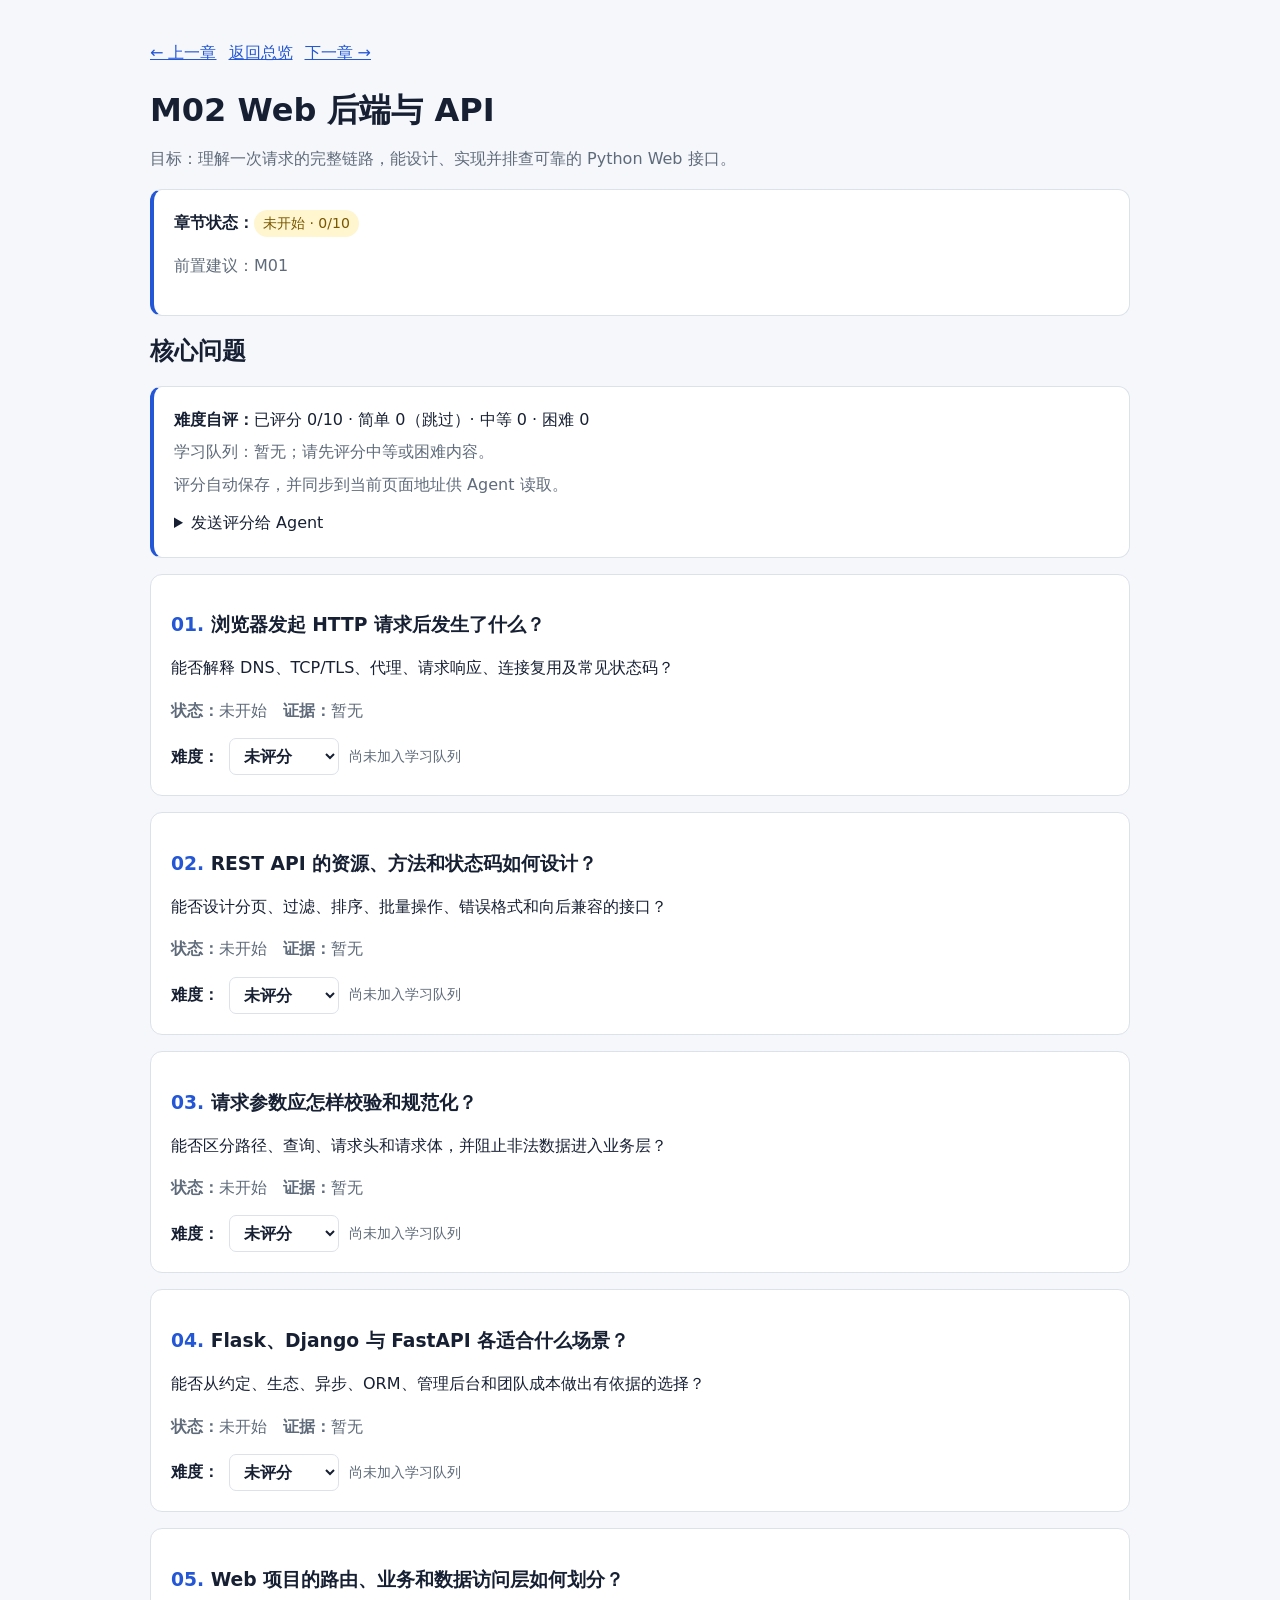
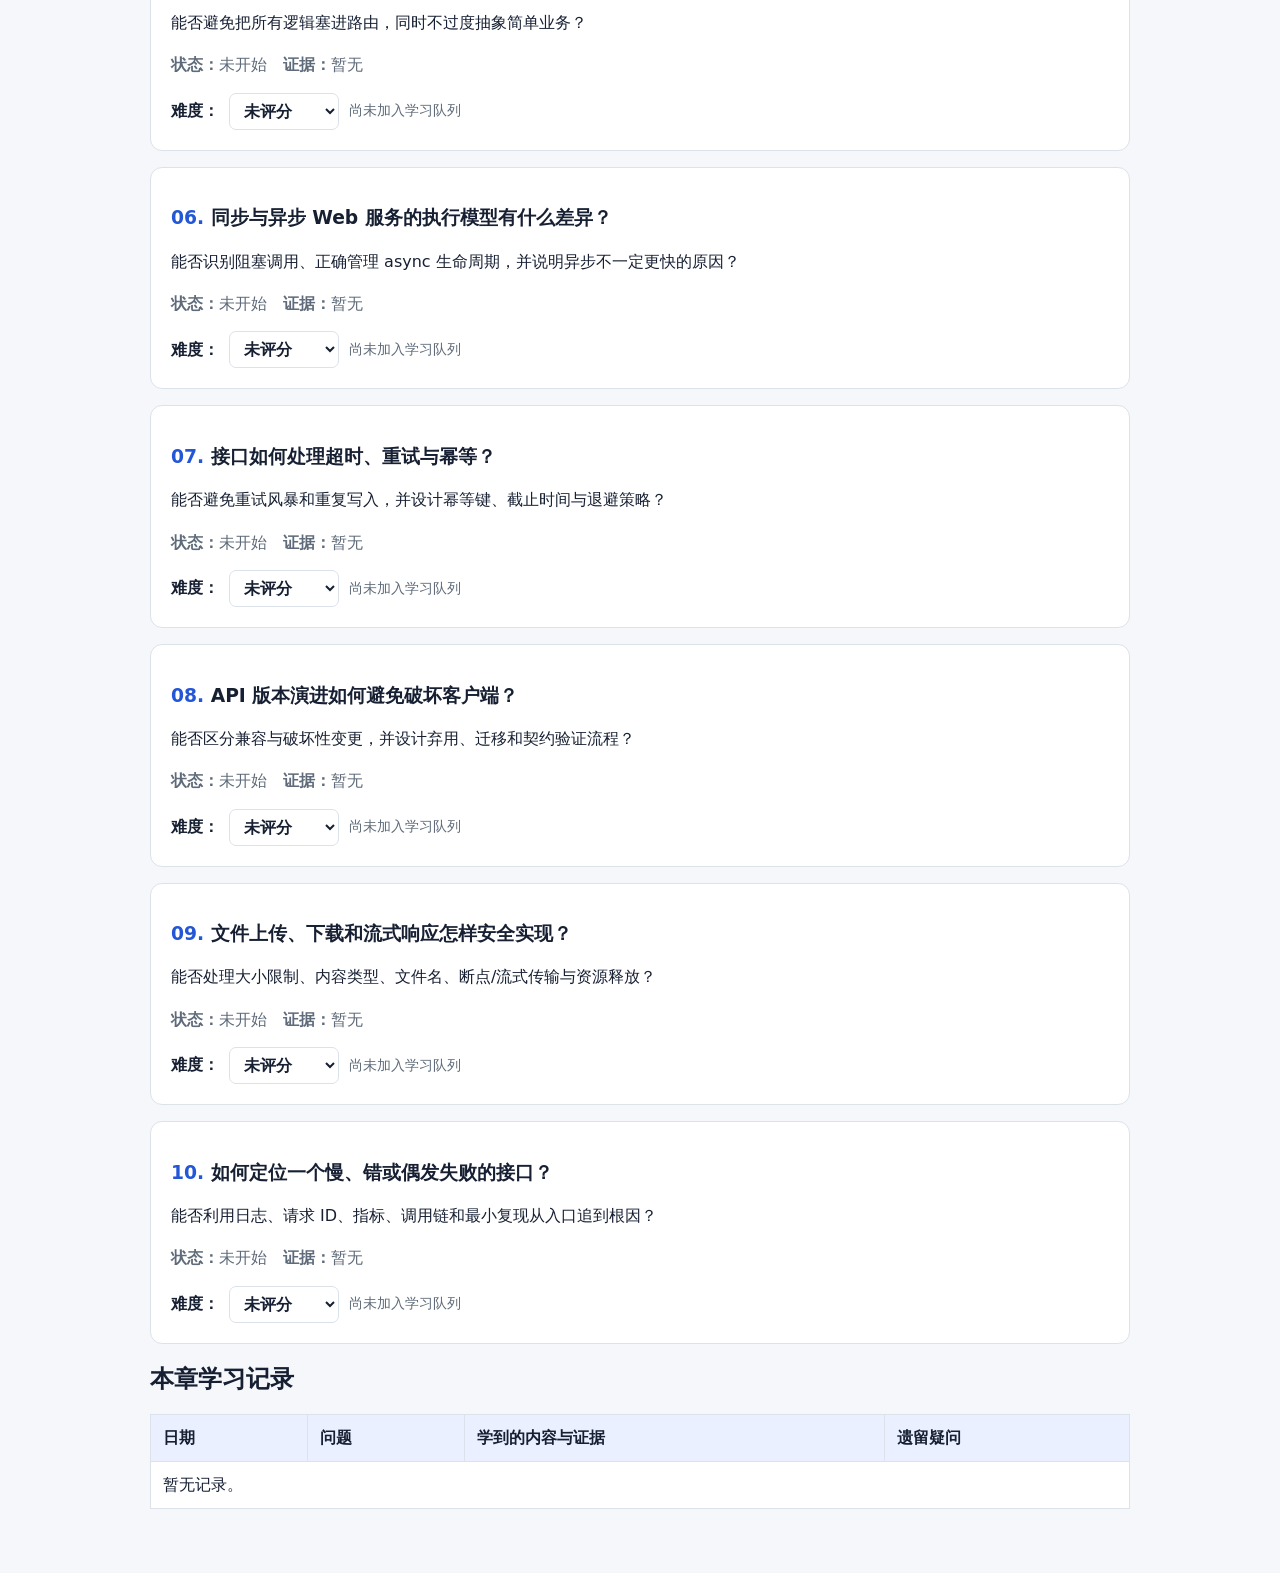
<file: chapters/02-web-api.html>
<!doctype html><html lang="zh-CN"><head><meta charset="utf-8"><meta name="viewport" content="width=device-width,initial-scale=1"><title>M02 Web 后端与 API</title><link rel="stylesheet" href="../styles.css"><script src="../difficulty.js" defer></script></head><body><main>
<nav><a href="01-python.html">← 上一章</a><a href="../index.html">返回总览</a><a href="03-database.html">下一章 →</a></nav>
<h1>M02 Web 后端与 API</h1><p class="subtitle">目标：理解一次请求的完整链路，能设计、实现并排查可靠的 Python Web 接口。</p>
<div class="notice"><strong>章节状态：</strong><span class="tag">未开始 · 0/10</span><p class="meta">前置建议：M01</p></div>
<h2>核心问题</h2><ol class="questions">
<li class="question" id="m02-q01"><h3>浏览器发起 HTTP 请求后发生了什么？</h3><p>能否解释 DNS、TCP/TLS、代理、请求响应、连接复用及常见状态码？</p><p class="record"><strong>状态：</strong>未开始　<strong>证据：</strong>暂无</p></li>
<li class="question" id="m02-q02"><h3>REST API 的资源、方法和状态码如何设计？</h3><p>能否设计分页、过滤、排序、批量操作、错误格式和向后兼容的接口？</p><p class="record"><strong>状态：</strong>未开始　<strong>证据：</strong>暂无</p></li>
<li class="question" id="m02-q03"><h3>请求参数应怎样校验和规范化？</h3><p>能否区分路径、查询、请求头和请求体，并阻止非法数据进入业务层？</p><p class="record"><strong>状态：</strong>未开始　<strong>证据：</strong>暂无</p></li>
<li class="question" id="m02-q04"><h3>Flask、Django 与 FastAPI 各适合什么场景？</h3><p>能否从约定、生态、异步、ORM、管理后台和团队成本做出有依据的选择？</p><p class="record"><strong>状态：</strong>未开始　<strong>证据：</strong>暂无</p></li>
<li class="question" id="m02-q05"><h3>Web 项目的路由、业务和数据访问层如何划分？</h3><p>能否避免把所有逻辑塞进路由，同时不过度抽象简单业务？</p><p class="record"><strong>状态：</strong>未开始　<strong>证据：</strong>暂无</p></li>
<li class="question" id="m02-q06"><h3>同步与异步 Web 服务的执行模型有什么差异？</h3><p>能否识别阻塞调用、正确管理 async 生命周期，并说明异步不一定更快的原因？</p><p class="record"><strong>状态：</strong>未开始　<strong>证据：</strong>暂无</p></li>
<li class="question" id="m02-q07"><h3>接口如何处理超时、重试与幂等？</h3><p>能否避免重试风暴和重复写入，并设计幂等键、截止时间与退避策略？</p><p class="record"><strong>状态：</strong>未开始　<strong>证据：</strong>暂无</p></li>
<li class="question" id="m02-q08"><h3>API 版本演进如何避免破坏客户端？</h3><p>能否区分兼容与破坏性变更，并设计弃用、迁移和契约验证流程？</p><p class="record"><strong>状态：</strong>未开始　<strong>证据：</strong>暂无</p></li>
<li class="question" id="m02-q09"><h3>文件上传、下载和流式响应怎样安全实现？</h3><p>能否处理大小限制、内容类型、文件名、断点/流式传输与资源释放？</p><p class="record"><strong>状态：</strong>未开始　<strong>证据：</strong>暂无</p></li>
<li class="question" id="m02-q10"><h3>如何定位一个慢、错或偶发失败的接口？</h3><p>能否利用日志、请求 ID、指标、调用链和最小复现从入口追到根因？</p><p class="record"><strong>状态：</strong>未开始　<strong>证据：</strong>暂无</p></li>
</ol><h2>本章学习记录</h2><table><thead><tr><th>日期</th><th>问题</th><th>学到的内容与证据</th><th>遗留疑问</th></tr></thead><tbody><tr><td colspan="4">暂无记录。</td></tr></tbody></table>
</main></body></html>
</file>
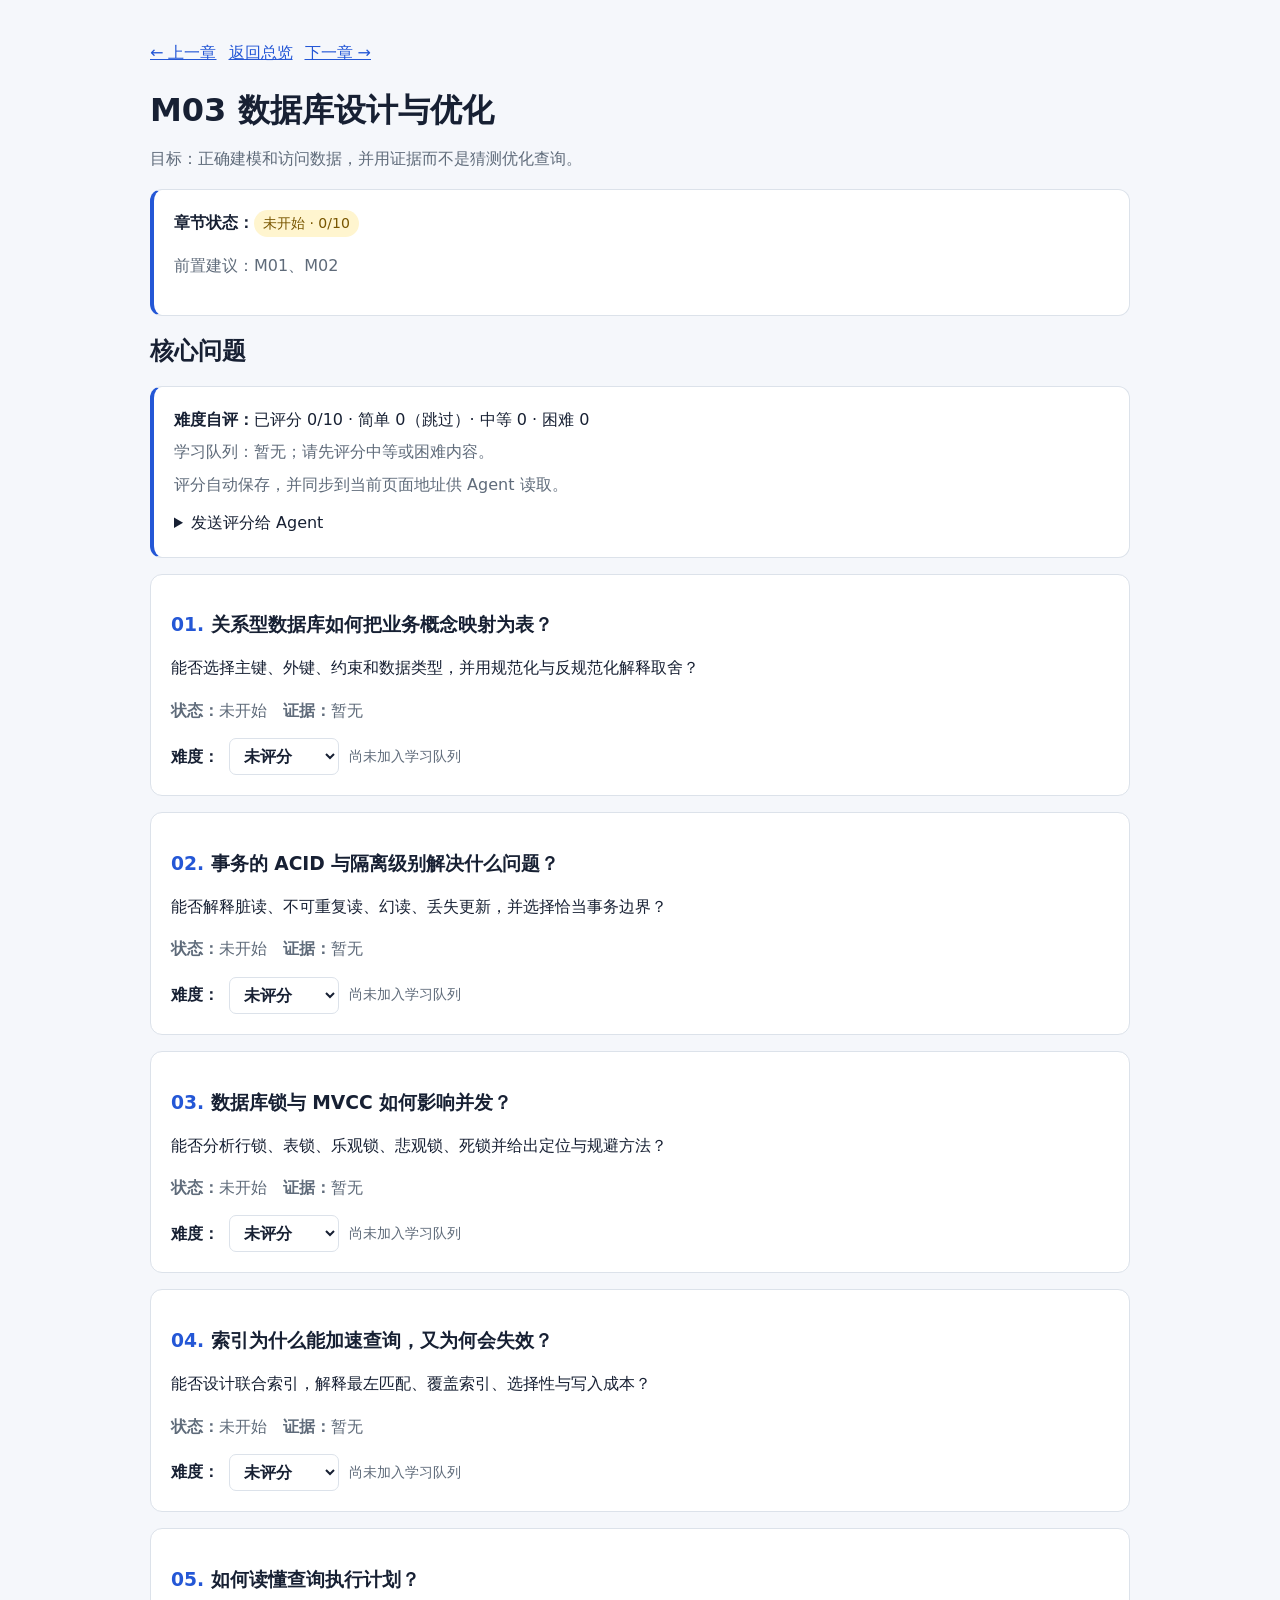
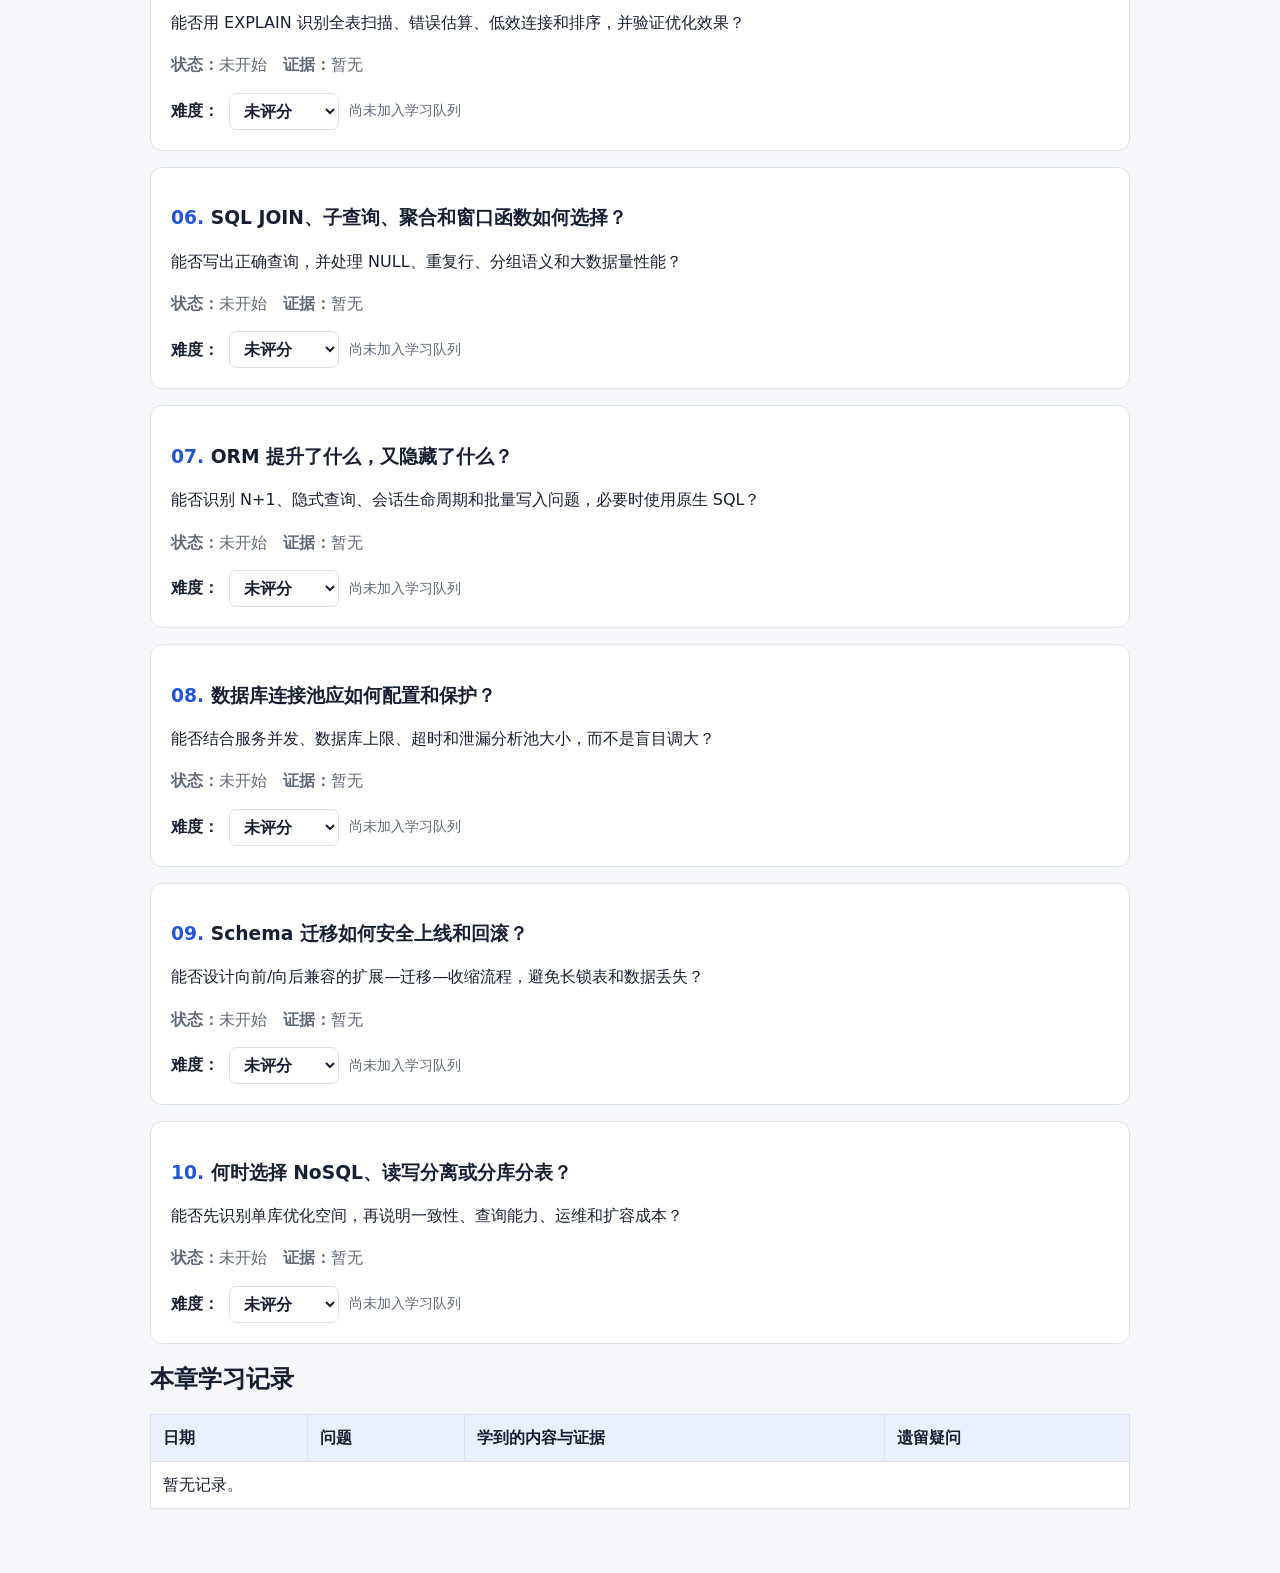
<file: chapters/03-database.html>
<!doctype html><html lang="zh-CN"><head><meta charset="utf-8"><meta name="viewport" content="width=device-width,initial-scale=1"><title>M03 数据库设计与优化</title><link rel="stylesheet" href="../styles.css"><script src="../difficulty.js" defer></script></head><body><main>
<nav><a href="02-web-api.html">← 上一章</a><a href="../index.html">返回总览</a><a href="04-middleware.html">下一章 →</a></nav>
<h1>M03 数据库设计与优化</h1><p class="subtitle">目标：正确建模和访问数据，并用证据而不是猜测优化查询。</p>
<div class="notice"><strong>章节状态：</strong><span class="tag">未开始 · 0/10</span><p class="meta">前置建议：M01、M02</p></div>
<h2>核心问题</h2><ol class="questions">
<li class="question" id="m03-q01"><h3>关系型数据库如何把业务概念映射为表？</h3><p>能否选择主键、外键、约束和数据类型，并用规范化与反规范化解释取舍？</p><p class="record"><strong>状态：</strong>未开始　<strong>证据：</strong>暂无</p></li>
<li class="question" id="m03-q02"><h3>事务的 ACID 与隔离级别解决什么问题？</h3><p>能否解释脏读、不可重复读、幻读、丢失更新，并选择恰当事务边界？</p><p class="record"><strong>状态：</strong>未开始　<strong>证据：</strong>暂无</p></li>
<li class="question" id="m03-q03"><h3>数据库锁与 MVCC 如何影响并发？</h3><p>能否分析行锁、表锁、乐观锁、悲观锁、死锁并给出定位与规避方法？</p><p class="record"><strong>状态：</strong>未开始　<strong>证据：</strong>暂无</p></li>
<li class="question" id="m03-q04"><h3>索引为什么能加速查询，又为何会失效？</h3><p>能否设计联合索引，解释最左匹配、覆盖索引、选择性与写入成本？</p><p class="record"><strong>状态：</strong>未开始　<strong>证据：</strong>暂无</p></li>
<li class="question" id="m03-q05"><h3>如何读懂查询执行计划？</h3><p>能否用 EXPLAIN 识别全表扫描、错误估算、低效连接和排序，并验证优化效果？</p><p class="record"><strong>状态：</strong>未开始　<strong>证据：</strong>暂无</p></li>
<li class="question" id="m03-q06"><h3>SQL JOIN、子查询、聚合和窗口函数如何选择？</h3><p>能否写出正确查询，并处理 NULL、重复行、分组语义和大数据量性能？</p><p class="record"><strong>状态：</strong>未开始　<strong>证据：</strong>暂无</p></li>
<li class="question" id="m03-q07"><h3>ORM 提升了什么，又隐藏了什么？</h3><p>能否识别 N+1、隐式查询、会话生命周期和批量写入问题，必要时使用原生 SQL？</p><p class="record"><strong>状态：</strong>未开始　<strong>证据：</strong>暂无</p></li>
<li class="question" id="m03-q08"><h3>数据库连接池应如何配置和保护？</h3><p>能否结合服务并发、数据库上限、超时和泄漏分析池大小，而不是盲目调大？</p><p class="record"><strong>状态：</strong>未开始　<strong>证据：</strong>暂无</p></li>
<li class="question" id="m03-q09"><h3>Schema 迁移如何安全上线和回滚？</h3><p>能否设计向前/向后兼容的扩展—迁移—收缩流程，避免长锁表和数据丢失？</p><p class="record"><strong>状态：</strong>未开始　<strong>证据：</strong>暂无</p></li>
<li class="question" id="m03-q10"><h3>何时选择 NoSQL、读写分离或分库分表？</h3><p>能否先识别单库优化空间，再说明一致性、查询能力、运维和扩容成本？</p><p class="record"><strong>状态：</strong>未开始　<strong>证据：</strong>暂无</p></li>
</ol><h2>本章学习记录</h2><table><thead><tr><th>日期</th><th>问题</th><th>学到的内容与证据</th><th>遗留疑问</th></tr></thead><tbody><tr><td colspan="4">暂无记录。</td></tr></tbody></table>
</main></body></html>
</file>
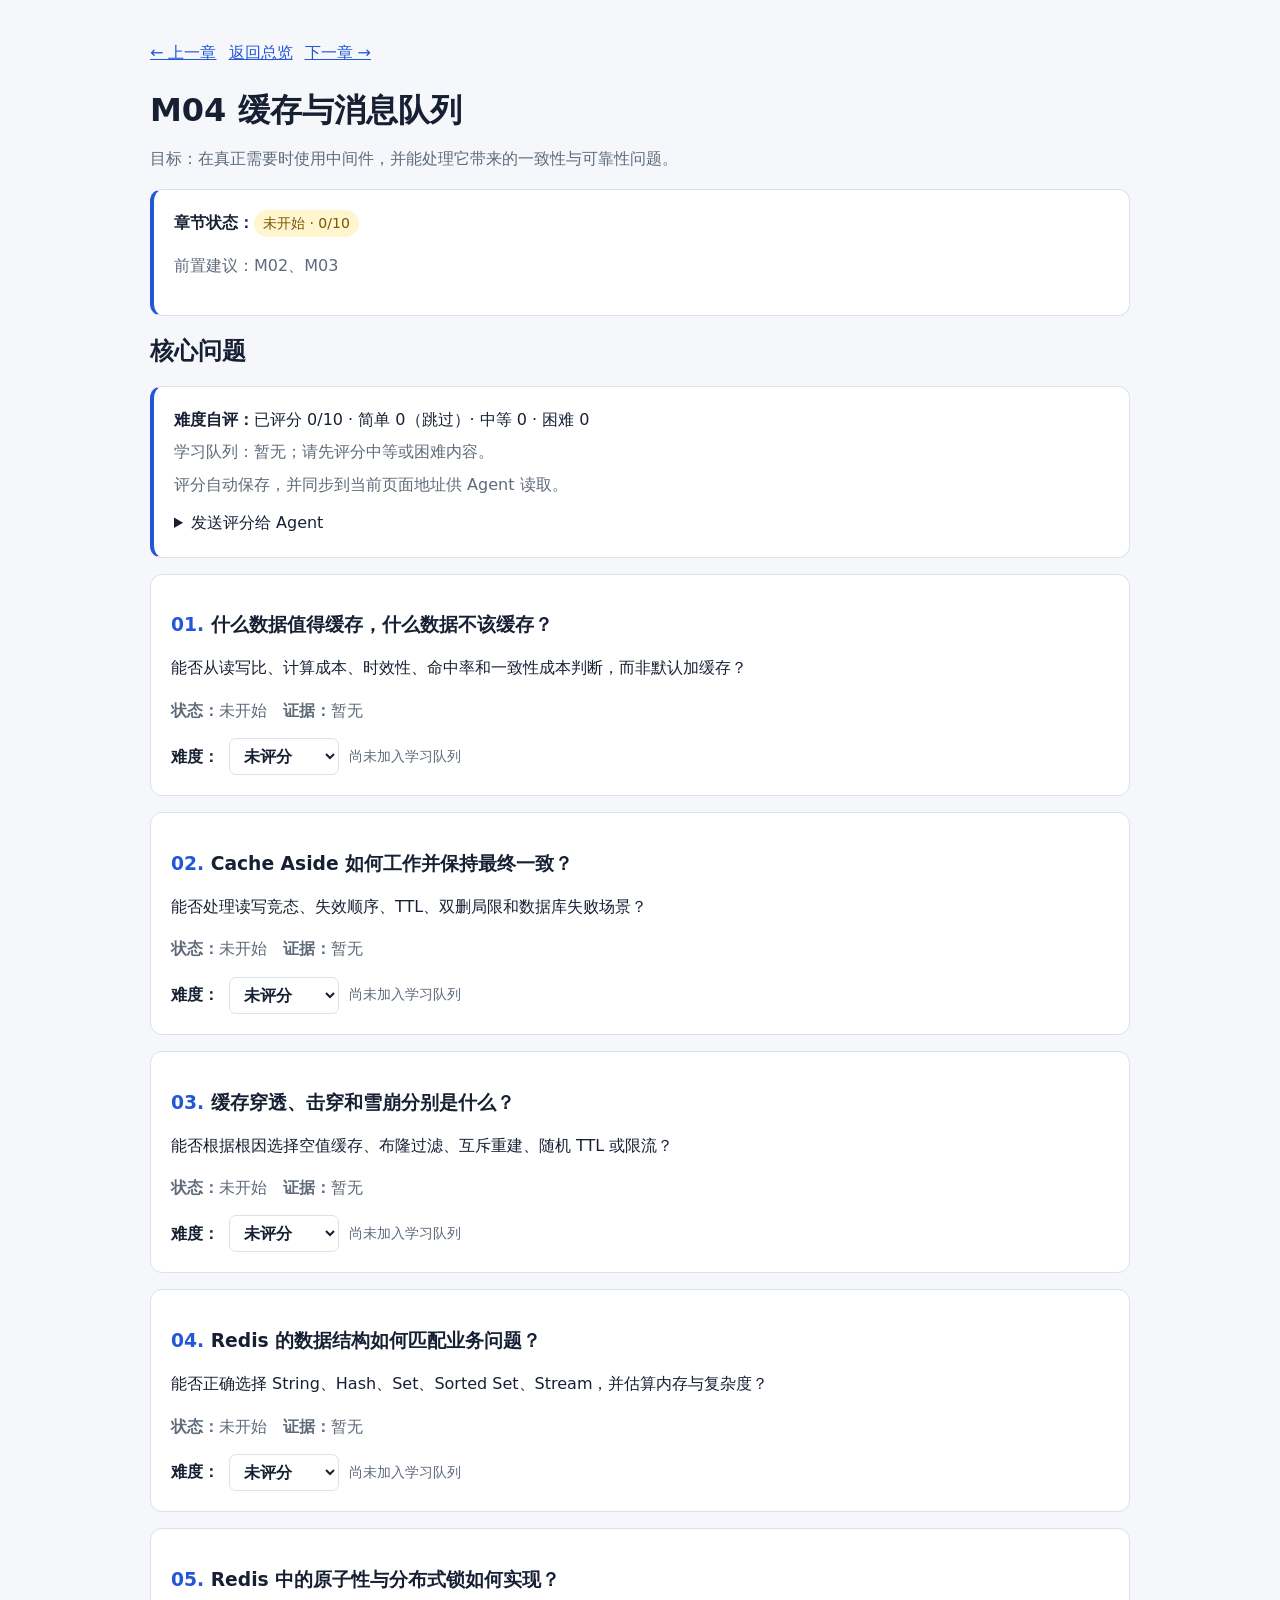
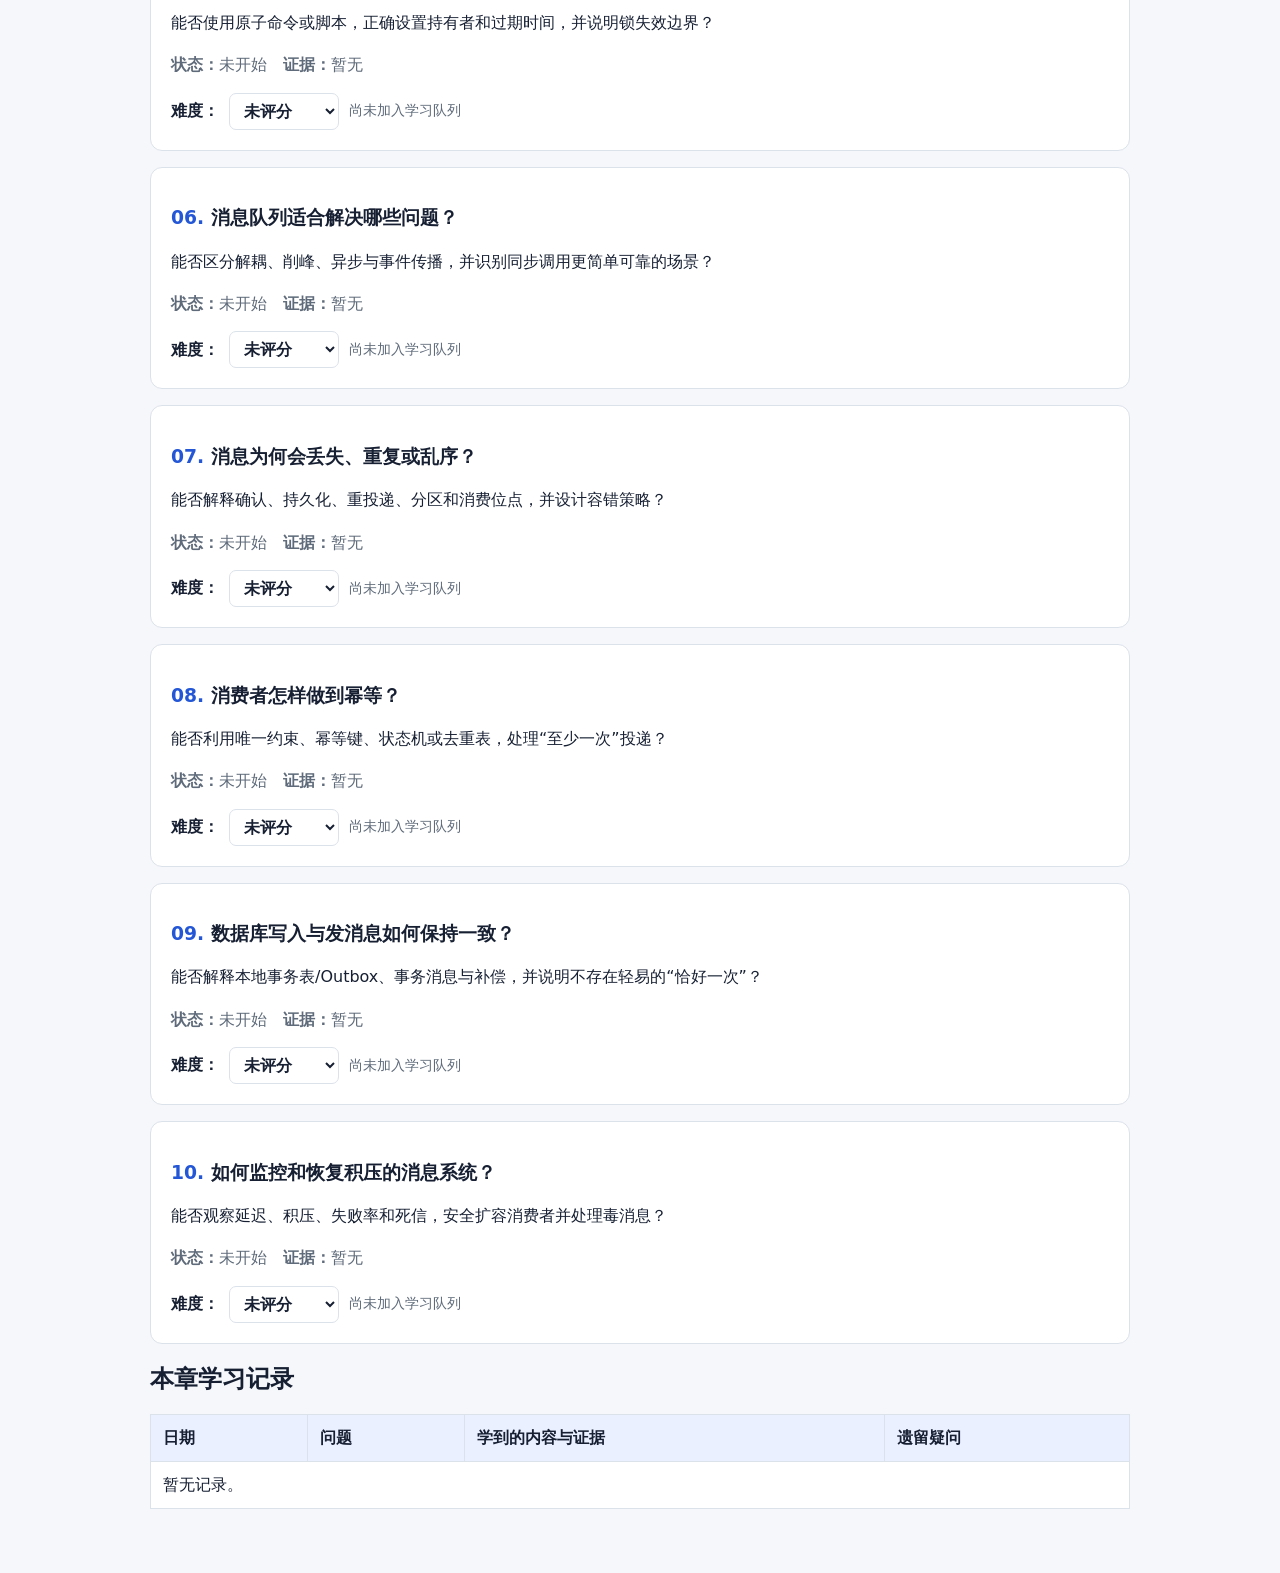
<file: chapters/04-middleware.html>
<!doctype html><html lang="zh-CN"><head><meta charset="utf-8"><meta name="viewport" content="width=device-width,initial-scale=1"><title>M04 缓存与消息队列</title><link rel="stylesheet" href="../styles.css"><script src="../difficulty.js" defer></script></head><body><main>
<nav><a href="03-database.html">← 上一章</a><a href="../index.html">返回总览</a><a href="05-react.html">下一章 →</a></nav>
<h1>M04 缓存与消息队列</h1><p class="subtitle">目标：在真正需要时使用中间件，并能处理它带来的一致性与可靠性问题。</p>
<div class="notice"><strong>章节状态：</strong><span class="tag">未开始 · 0/10</span><p class="meta">前置建议：M02、M03</p></div>
<h2>核心问题</h2><ol class="questions">
<li class="question" id="m04-q01"><h3>什么数据值得缓存，什么数据不该缓存？</h3><p>能否从读写比、计算成本、时效性、命中率和一致性成本判断，而非默认加缓存？</p><p class="record"><strong>状态：</strong>未开始　<strong>证据：</strong>暂无</p></li>
<li class="question" id="m04-q02"><h3>Cache Aside 如何工作并保持最终一致？</h3><p>能否处理读写竞态、失效顺序、TTL、双删局限和数据库失败场景？</p><p class="record"><strong>状态：</strong>未开始　<strong>证据：</strong>暂无</p></li>
<li class="question" id="m04-q03"><h3>缓存穿透、击穿和雪崩分别是什么？</h3><p>能否根据根因选择空值缓存、布隆过滤、互斥重建、随机 TTL 或限流？</p><p class="record"><strong>状态：</strong>未开始　<strong>证据：</strong>暂无</p></li>
<li class="question" id="m04-q04"><h3>Redis 的数据结构如何匹配业务问题？</h3><p>能否正确选择 String、Hash、Set、Sorted Set、Stream，并估算内存与复杂度？</p><p class="record"><strong>状态：</strong>未开始　<strong>证据：</strong>暂无</p></li>
<li class="question" id="m04-q05"><h3>Redis 中的原子性与分布式锁如何实现？</h3><p>能否使用原子命令或脚本，正确设置持有者和过期时间，并说明锁失效边界？</p><p class="record"><strong>状态：</strong>未开始　<strong>证据：</strong>暂无</p></li>
<li class="question" id="m04-q06"><h3>消息队列适合解决哪些问题？</h3><p>能否区分解耦、削峰、异步与事件传播，并识别同步调用更简单可靠的场景？</p><p class="record"><strong>状态：</strong>未开始　<strong>证据：</strong>暂无</p></li>
<li class="question" id="m04-q07"><h3>消息为何会丢失、重复或乱序？</h3><p>能否解释确认、持久化、重投递、分区和消费位点，并设计容错策略？</p><p class="record"><strong>状态：</strong>未开始　<strong>证据：</strong>暂无</p></li>
<li class="question" id="m04-q08"><h3>消费者怎样做到幂等？</h3><p>能否利用唯一约束、幂等键、状态机或去重表，处理“至少一次”投递？</p><p class="record"><strong>状态：</strong>未开始　<strong>证据：</strong>暂无</p></li>
<li class="question" id="m04-q09"><h3>数据库写入与发消息如何保持一致？</h3><p>能否解释本地事务表/Outbox、事务消息与补偿，并说明不存在轻易的“恰好一次”？</p><p class="record"><strong>状态：</strong>未开始　<strong>证据：</strong>暂无</p></li>
<li class="question" id="m04-q10"><h3>如何监控和恢复积压的消息系统？</h3><p>能否观察延迟、积压、失败率和死信，安全扩容消费者并处理毒消息？</p><p class="record"><strong>状态：</strong>未开始　<strong>证据：</strong>暂无</p></li>
</ol><h2>本章学习记录</h2><table><thead><tr><th>日期</th><th>问题</th><th>学到的内容与证据</th><th>遗留疑问</th></tr></thead><tbody><tr><td colspan="4">暂无记录。</td></tr></tbody></table>
</main></body></html>
</file>
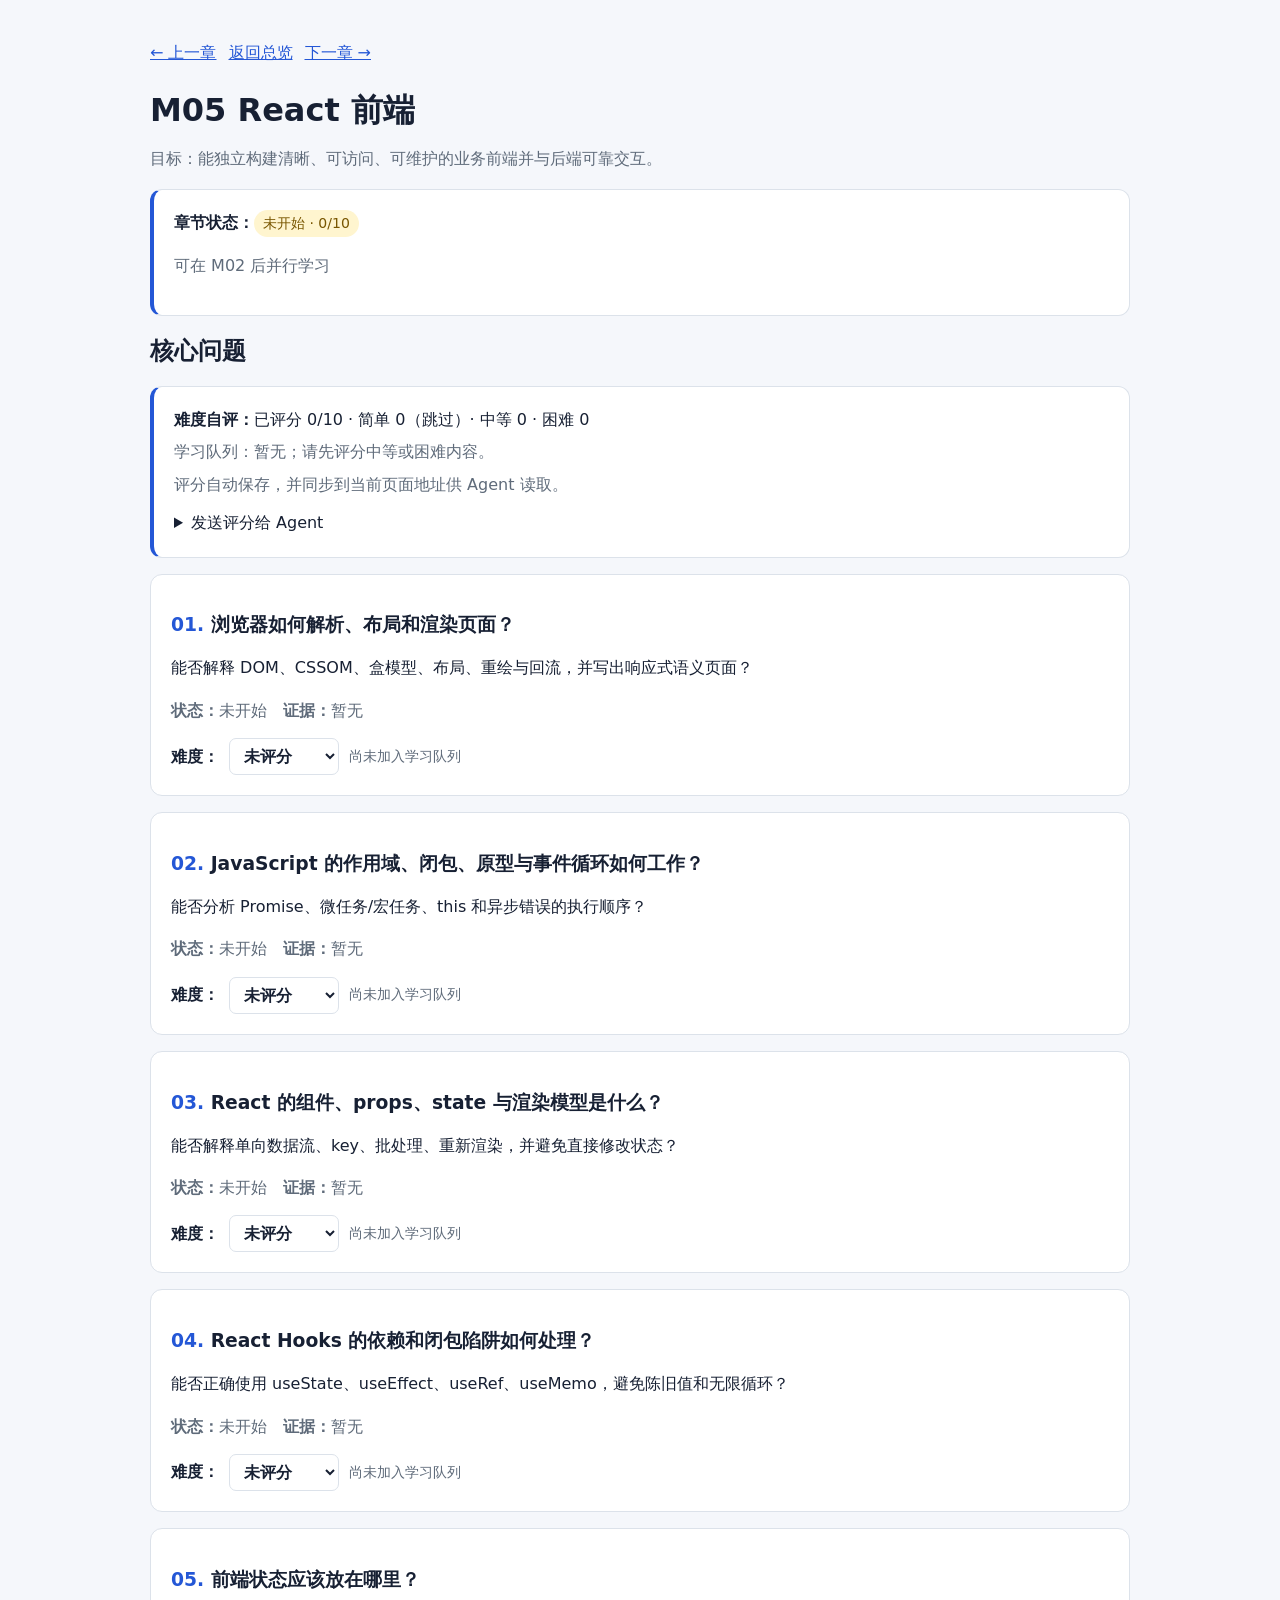
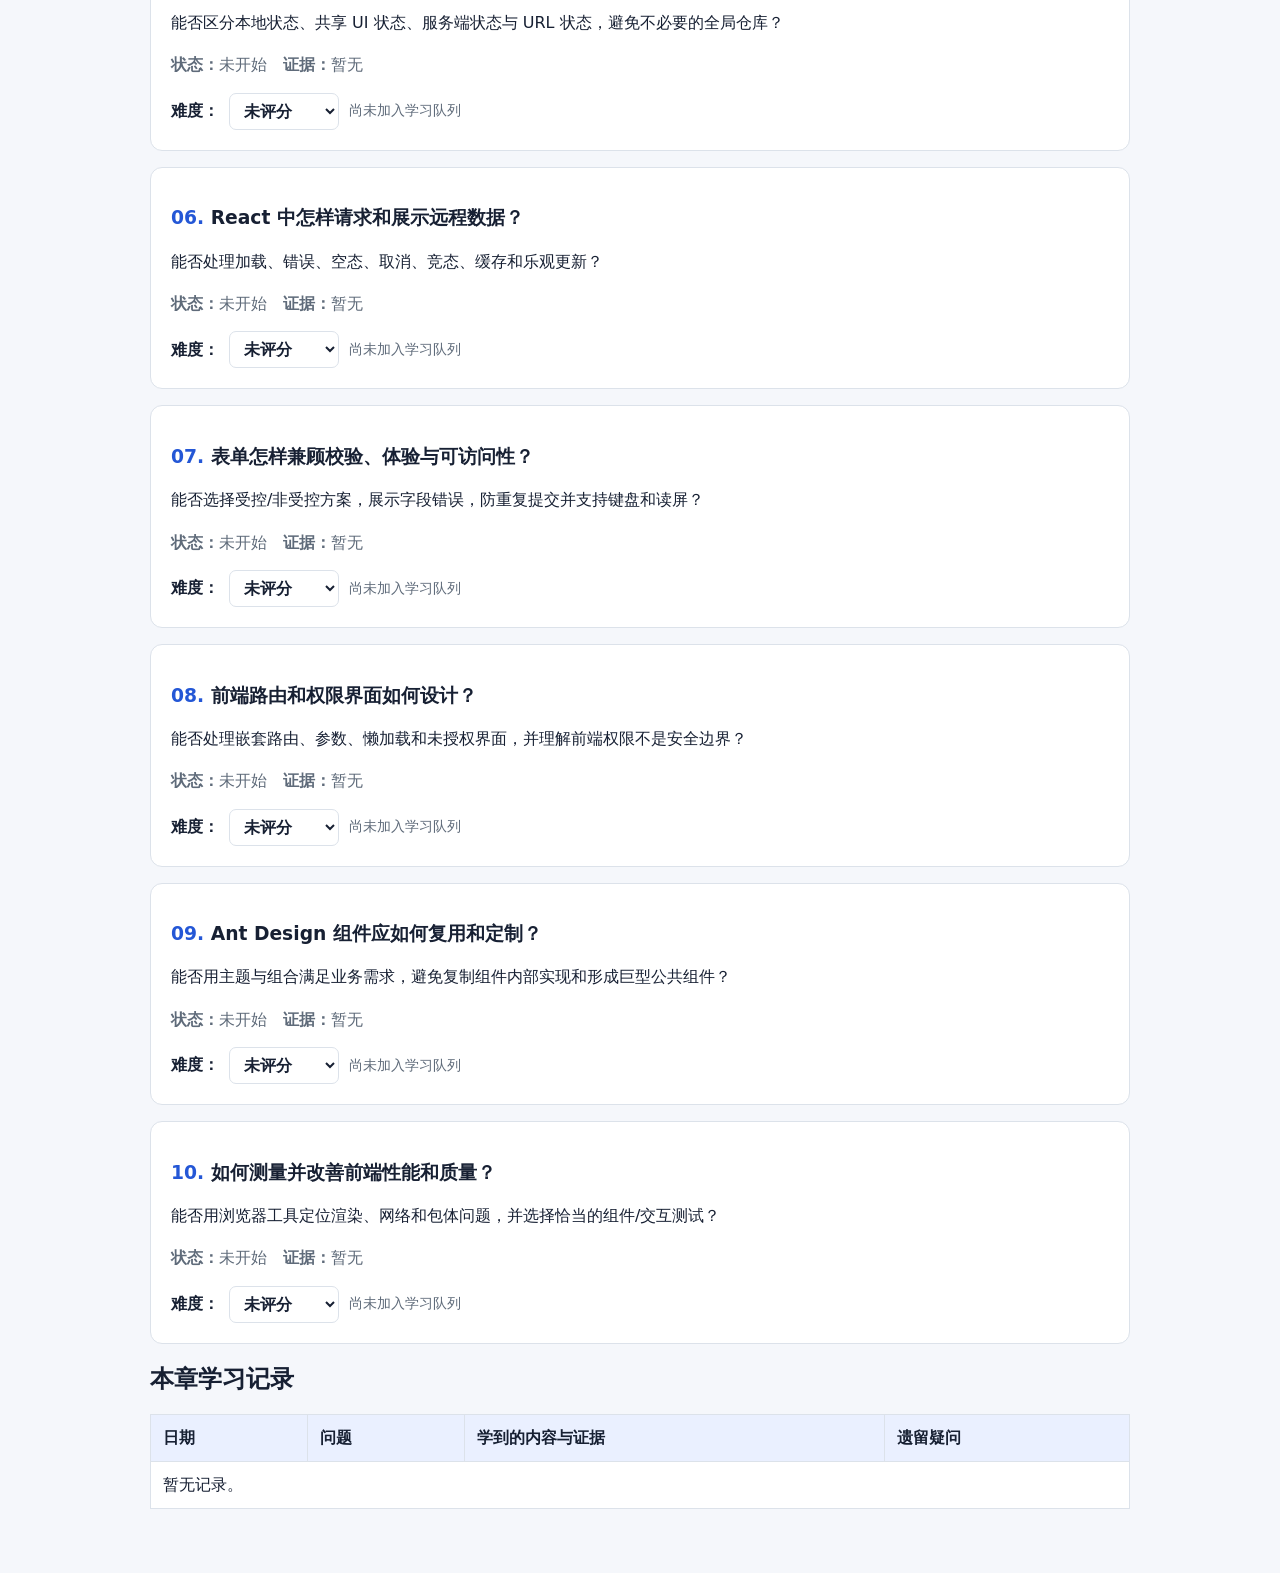
<file: chapters/05-react.html>
<!doctype html><html lang="zh-CN"><head><meta charset="utf-8"><meta name="viewport" content="width=device-width,initial-scale=1"><title>M05 React 前端</title><link rel="stylesheet" href="../styles.css"><script src="../difficulty.js" defer></script></head><body><main>
<nav><a href="04-middleware.html">← 上一章</a><a href="../index.html">返回总览</a><a href="06-integration-security.html">下一章 →</a></nav>
<h1>M05 React 前端</h1><p class="subtitle">目标：能独立构建清晰、可访问、可维护的业务前端并与后端可靠交互。</p>
<div class="notice"><strong>章节状态：</strong><span class="tag">未开始 · 0/10</span><p class="meta">可在 M02 后并行学习</p></div>
<h2>核心问题</h2><ol class="questions">
<li class="question" id="m05-q01"><h3>浏览器如何解析、布局和渲染页面？</h3><p>能否解释 DOM、CSSOM、盒模型、布局、重绘与回流，并写出响应式语义页面？</p><p class="record"><strong>状态：</strong>未开始　<strong>证据：</strong>暂无</p></li>
<li class="question" id="m05-q02"><h3>JavaScript 的作用域、闭包、原型与事件循环如何工作？</h3><p>能否分析 Promise、微任务/宏任务、this 和异步错误的执行顺序？</p><p class="record"><strong>状态：</strong>未开始　<strong>证据：</strong>暂无</p></li>
<li class="question" id="m05-q03"><h3>React 的组件、props、state 与渲染模型是什么？</h3><p>能否解释单向数据流、key、批处理、重新渲染，并避免直接修改状态？</p><p class="record"><strong>状态：</strong>未开始　<strong>证据：</strong>暂无</p></li>
<li class="question" id="m05-q04"><h3>React Hooks 的依赖和闭包陷阱如何处理？</h3><p>能否正确使用 useState、useEffect、useRef、useMemo，避免陈旧值和无限循环？</p><p class="record"><strong>状态：</strong>未开始　<strong>证据：</strong>暂无</p></li>
<li class="question" id="m05-q05"><h3>前端状态应该放在哪里？</h3><p>能否区分本地状态、共享 UI 状态、服务端状态与 URL 状态，避免不必要的全局仓库？</p><p class="record"><strong>状态：</strong>未开始　<strong>证据：</strong>暂无</p></li>
<li class="question" id="m05-q06"><h3>React 中怎样请求和展示远程数据？</h3><p>能否处理加载、错误、空态、取消、竞态、缓存和乐观更新？</p><p class="record"><strong>状态：</strong>未开始　<strong>证据：</strong>暂无</p></li>
<li class="question" id="m05-q07"><h3>表单怎样兼顾校验、体验与可访问性？</h3><p>能否选择受控/非受控方案，展示字段错误，防重复提交并支持键盘和读屏？</p><p class="record"><strong>状态：</strong>未开始　<strong>证据：</strong>暂无</p></li>
<li class="question" id="m05-q08"><h3>前端路由和权限界面如何设计？</h3><p>能否处理嵌套路由、参数、懒加载和未授权界面，并理解前端权限不是安全边界？</p><p class="record"><strong>状态：</strong>未开始　<strong>证据：</strong>暂无</p></li>
<li class="question" id="m05-q09"><h3>Ant Design 组件应如何复用和定制？</h3><p>能否用主题与组合满足业务需求，避免复制组件内部实现和形成巨型公共组件？</p><p class="record"><strong>状态：</strong>未开始　<strong>证据：</strong>暂无</p></li>
<li class="question" id="m05-q10"><h3>如何测量并改善前端性能和质量？</h3><p>能否用浏览器工具定位渲染、网络和包体问题，并选择恰当的组件/交互测试？</p><p class="record"><strong>状态：</strong>未开始　<strong>证据：</strong>暂无</p></li>
</ol><h2>本章学习记录</h2><table><thead><tr><th>日期</th><th>问题</th><th>学到的内容与证据</th><th>遗留疑问</th></tr></thead><tbody><tr><td colspan="4">暂无记录。</td></tr></tbody></table>
</main></body></html>
</file>
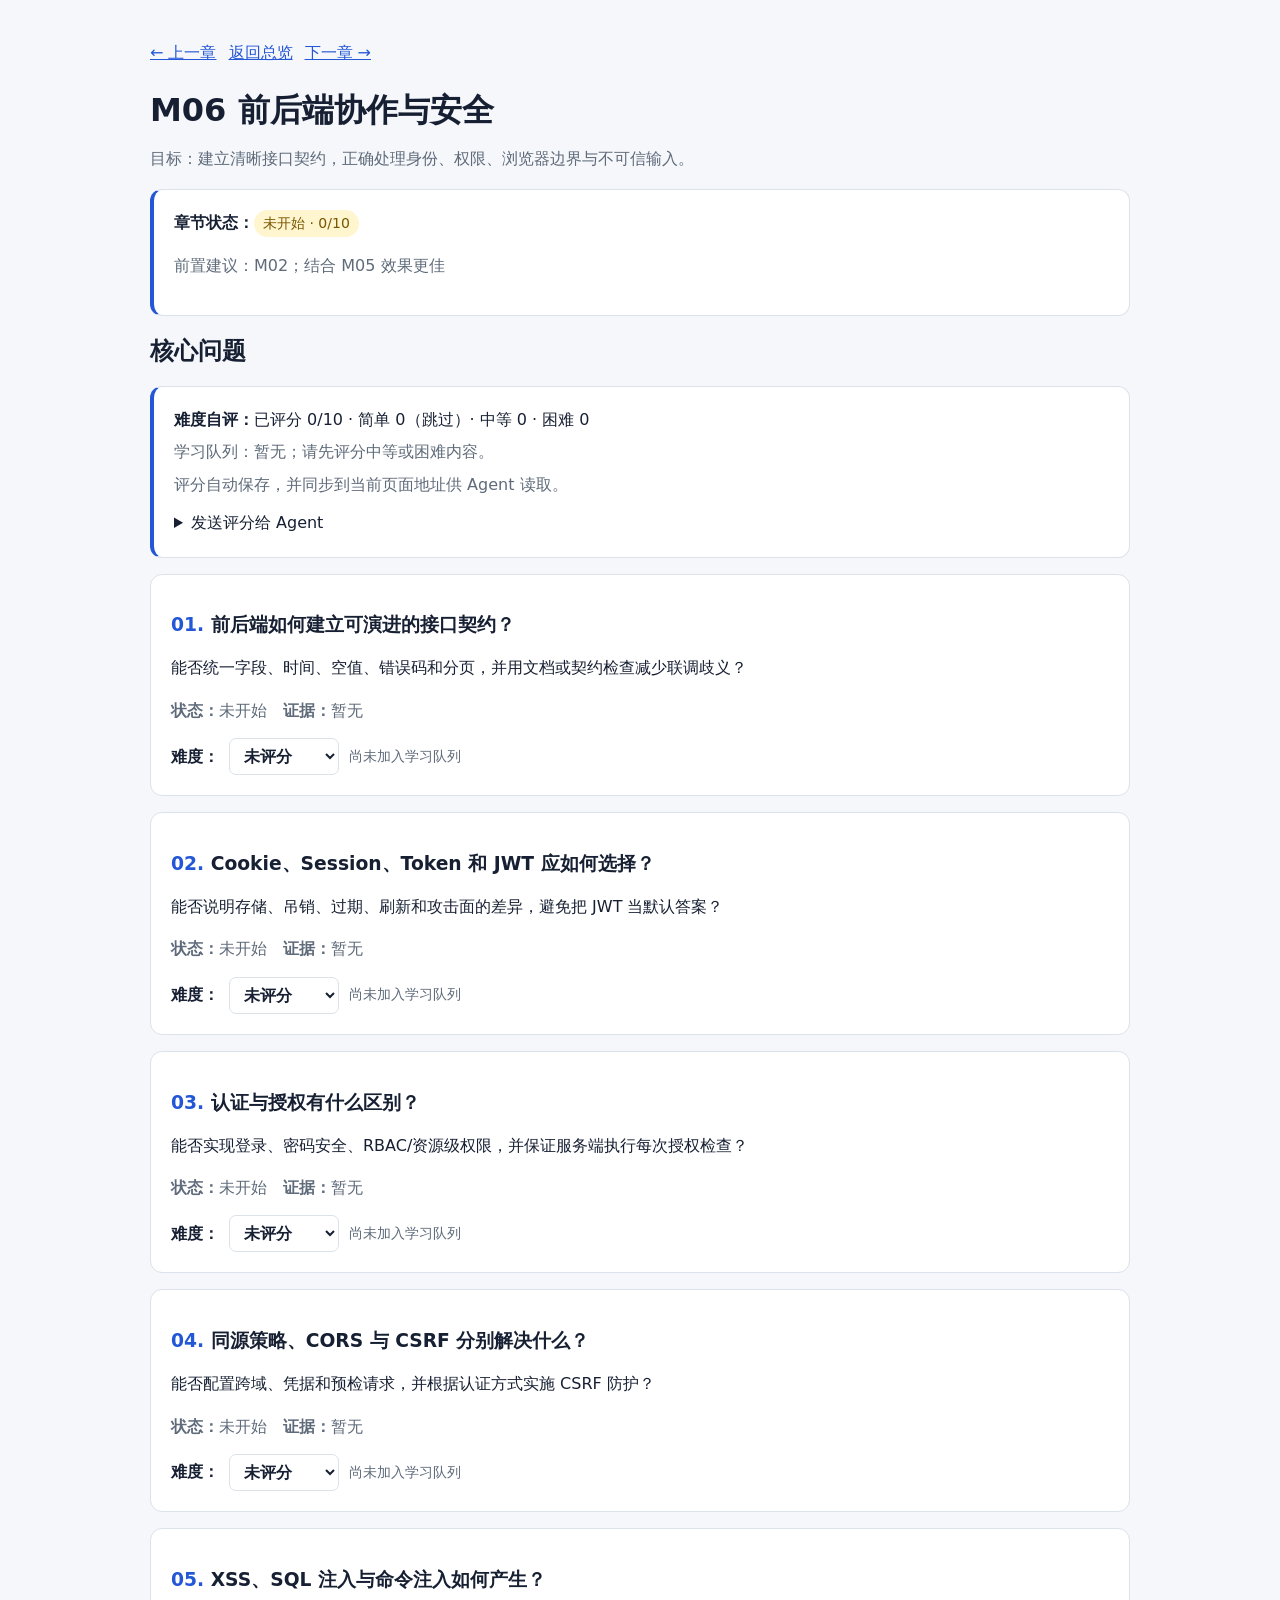
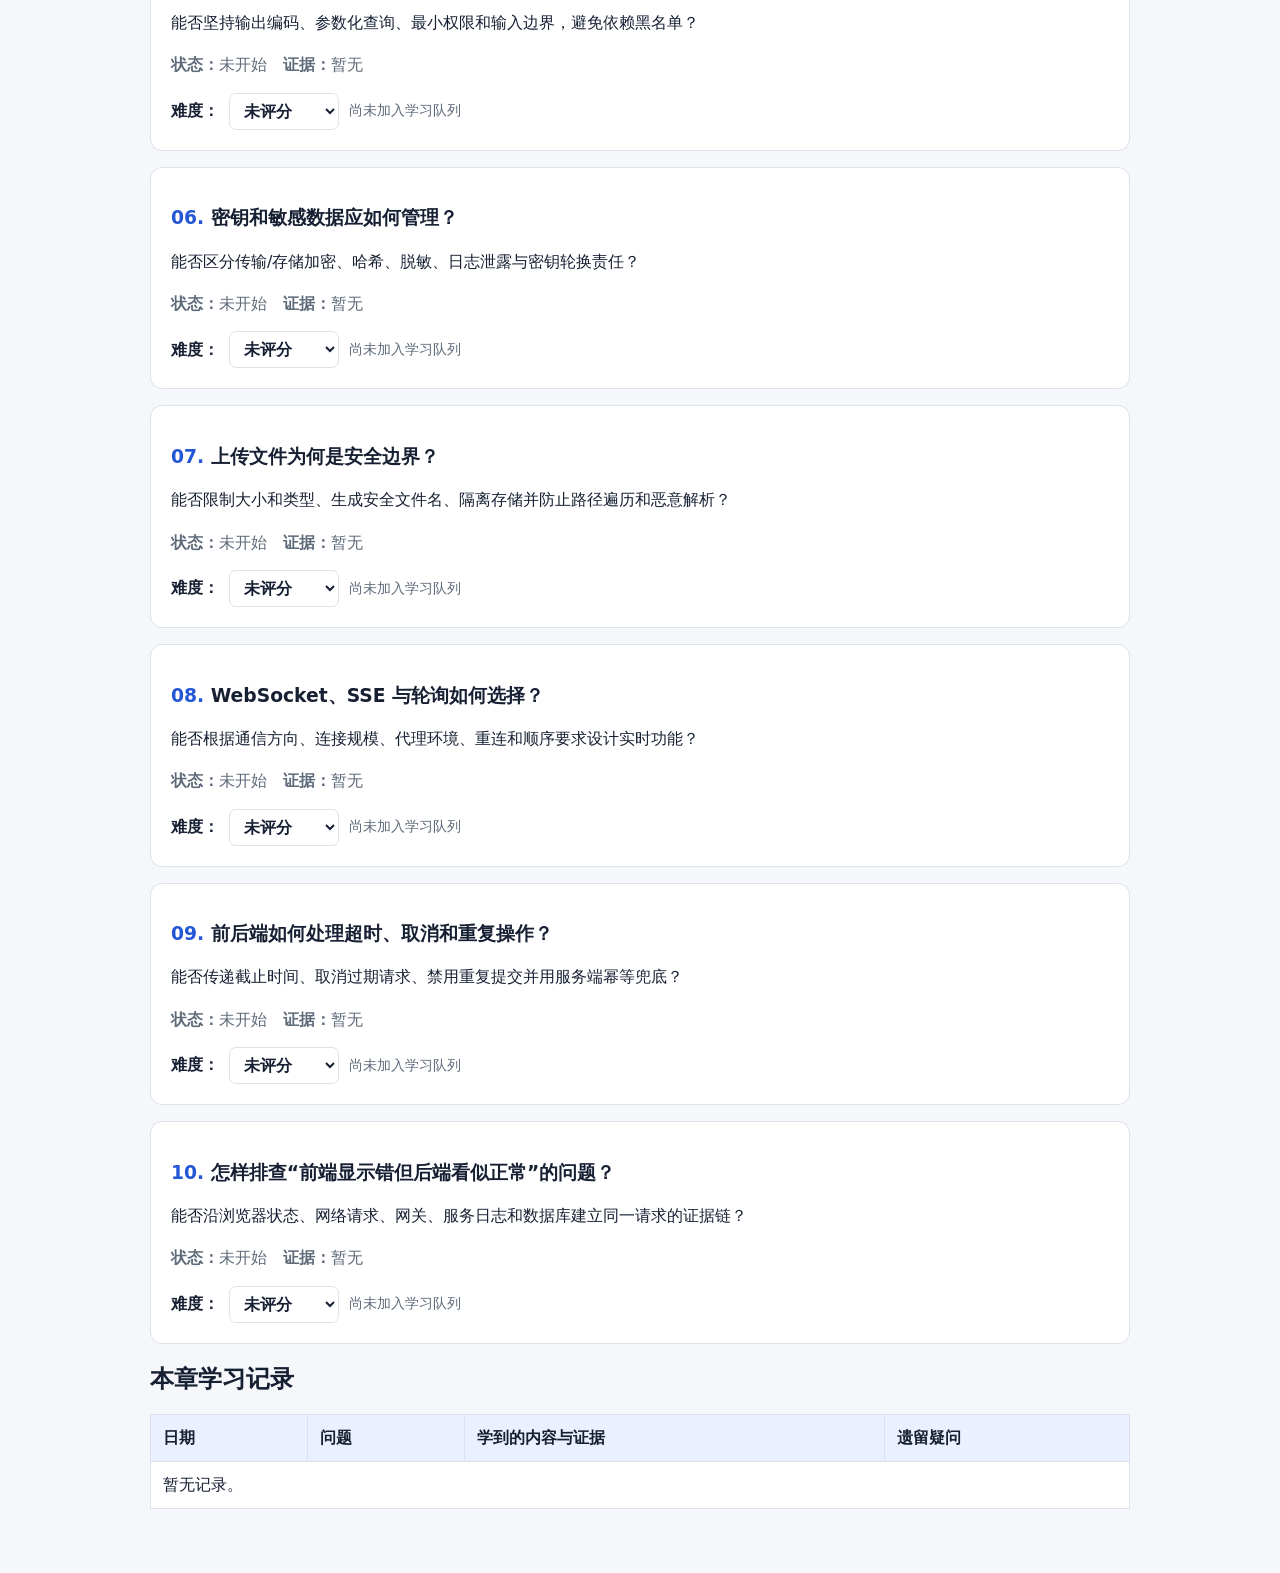
<file: chapters/06-integration-security.html>
<!doctype html><html lang="zh-CN"><head><meta charset="utf-8"><meta name="viewport" content="width=device-width,initial-scale=1"><title>M06 前后端协作与安全</title><link rel="stylesheet" href="../styles.css"><script src="../difficulty.js" defer></script></head><body><main>
<nav><a href="05-react.html">← 上一章</a><a href="../index.html">返回总览</a><a href="07-performance.html">下一章 →</a></nav>
<h1>M06 前后端协作与安全</h1><p class="subtitle">目标：建立清晰接口契约，正确处理身份、权限、浏览器边界与不可信输入。</p>
<div class="notice"><strong>章节状态：</strong><span class="tag">未开始 · 0/10</span><p class="meta">前置建议：M02；结合 M05 效果更佳</p></div>
<h2>核心问题</h2><ol class="questions">
<li class="question" id="m06-q01"><h3>前后端如何建立可演进的接口契约？</h3><p>能否统一字段、时间、空值、错误码和分页，并用文档或契约检查减少联调歧义？</p><p class="record"><strong>状态：</strong>未开始　<strong>证据：</strong>暂无</p></li>
<li class="question" id="m06-q02"><h3>Cookie、Session、Token 和 JWT 应如何选择？</h3><p>能否说明存储、吊销、过期、刷新和攻击面的差异，避免把 JWT 当默认答案？</p><p class="record"><strong>状态：</strong>未开始　<strong>证据：</strong>暂无</p></li>
<li class="question" id="m06-q03"><h3>认证与授权有什么区别？</h3><p>能否实现登录、密码安全、RBAC/资源级权限，并保证服务端执行每次授权检查？</p><p class="record"><strong>状态：</strong>未开始　<strong>证据：</strong>暂无</p></li>
<li class="question" id="m06-q04"><h3>同源策略、CORS 与 CSRF 分别解决什么？</h3><p>能否配置跨域、凭据和预检请求，并根据认证方式实施 CSRF 防护？</p><p class="record"><strong>状态：</strong>未开始　<strong>证据：</strong>暂无</p></li>
<li class="question" id="m06-q05"><h3>XSS、SQL 注入与命令注入如何产生？</h3><p>能否坚持输出编码、参数化查询、最小权限和输入边界，避免依赖黑名单？</p><p class="record"><strong>状态：</strong>未开始　<strong>证据：</strong>暂无</p></li>
<li class="question" id="m06-q06"><h3>密钥和敏感数据应如何管理？</h3><p>能否区分传输/存储加密、哈希、脱敏、日志泄露与密钥轮换责任？</p><p class="record"><strong>状态：</strong>未开始　<strong>证据：</strong>暂无</p></li>
<li class="question" id="m06-q07"><h3>上传文件为何是安全边界？</h3><p>能否限制大小和类型、生成安全文件名、隔离存储并防止路径遍历和恶意解析？</p><p class="record"><strong>状态：</strong>未开始　<strong>证据：</strong>暂无</p></li>
<li class="question" id="m06-q08"><h3>WebSocket、SSE 与轮询如何选择？</h3><p>能否根据通信方向、连接规模、代理环境、重连和顺序要求设计实时功能？</p><p class="record"><strong>状态：</strong>未开始　<strong>证据：</strong>暂无</p></li>
<li class="question" id="m06-q09"><h3>前后端如何处理超时、取消和重复操作？</h3><p>能否传递截止时间、取消过期请求、禁用重复提交并用服务端幂等兜底？</p><p class="record"><strong>状态：</strong>未开始　<strong>证据：</strong>暂无</p></li>
<li class="question" id="m06-q10"><h3>怎样排查“前端显示错但后端看似正常”的问题？</h3><p>能否沿浏览器状态、网络请求、网关、服务日志和数据库建立同一请求的证据链？</p><p class="record"><strong>状态：</strong>未开始　<strong>证据：</strong>暂无</p></li>
</ol><h2>本章学习记录</h2><table><thead><tr><th>日期</th><th>问题</th><th>学到的内容与证据</th><th>遗留疑问</th></tr></thead><tbody><tr><td colspan="4">暂无记录。</td></tr></tbody></table>
</main></body></html>
</file>
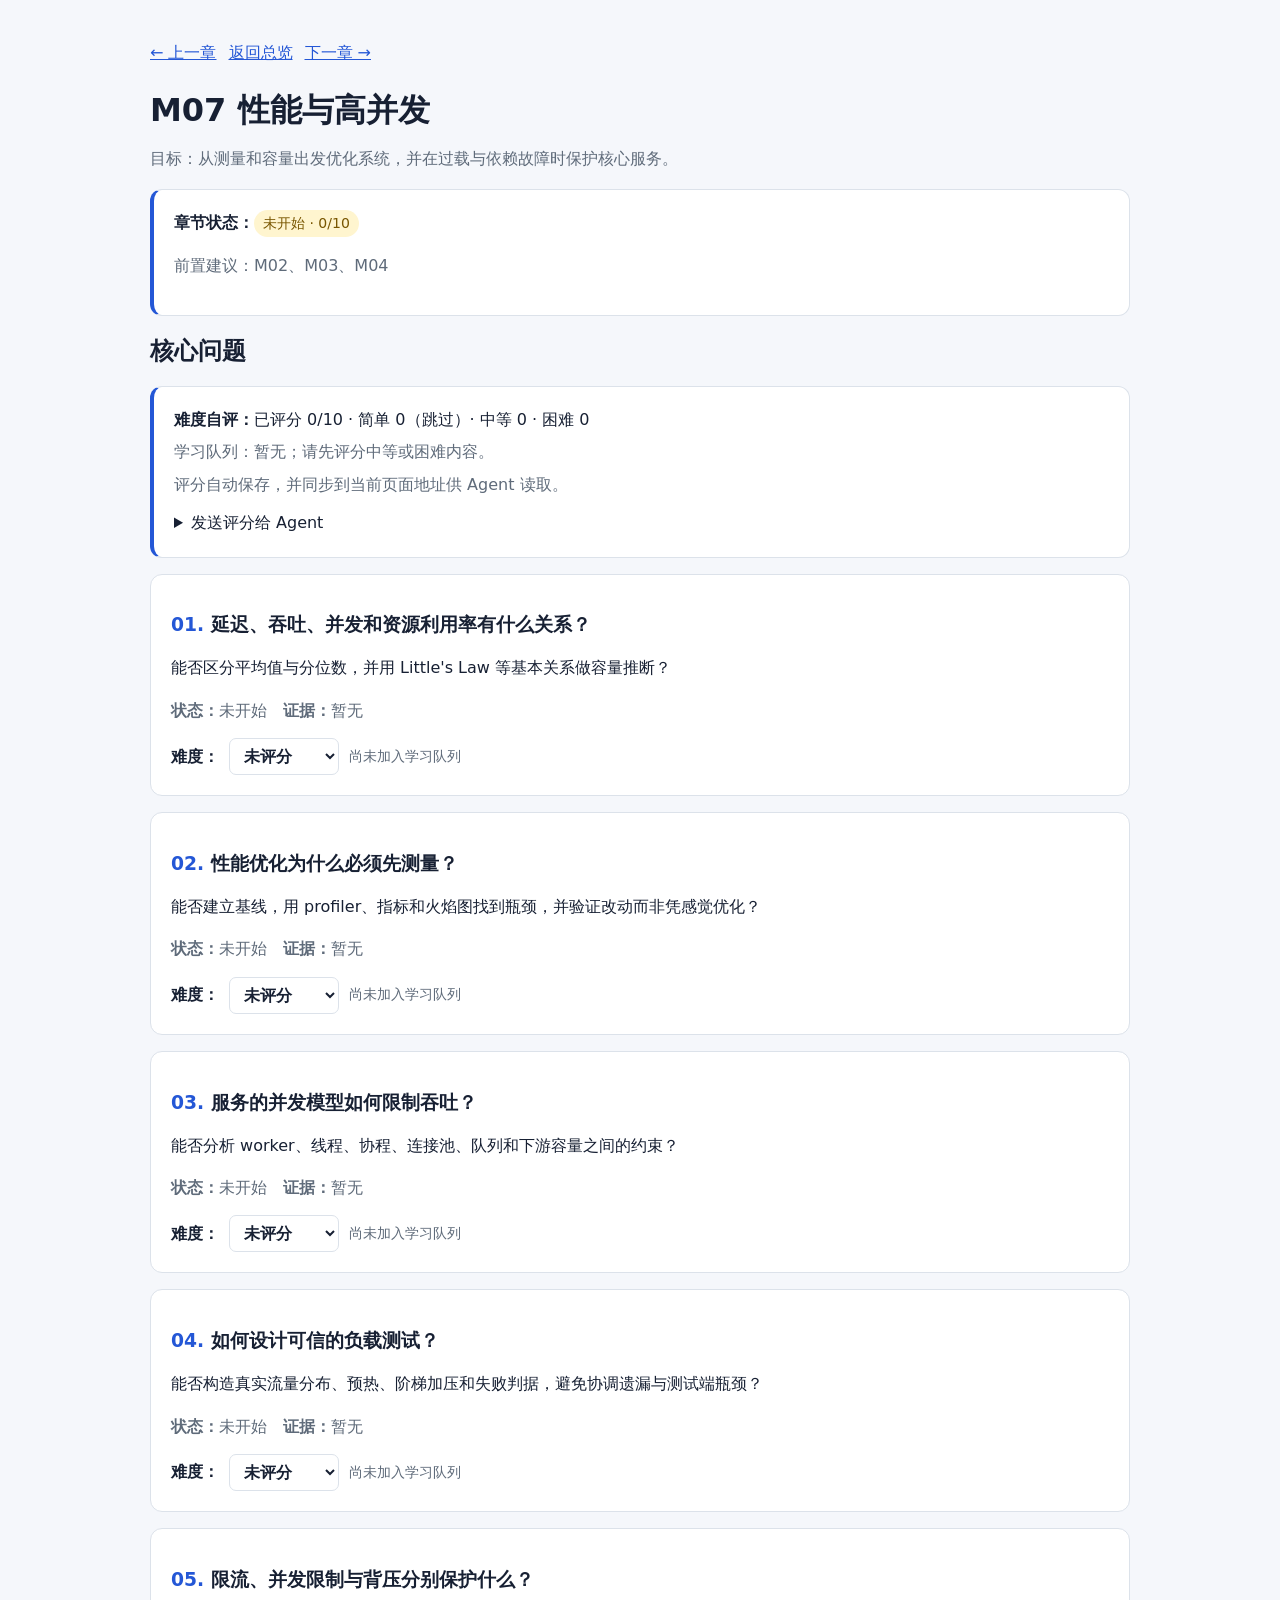
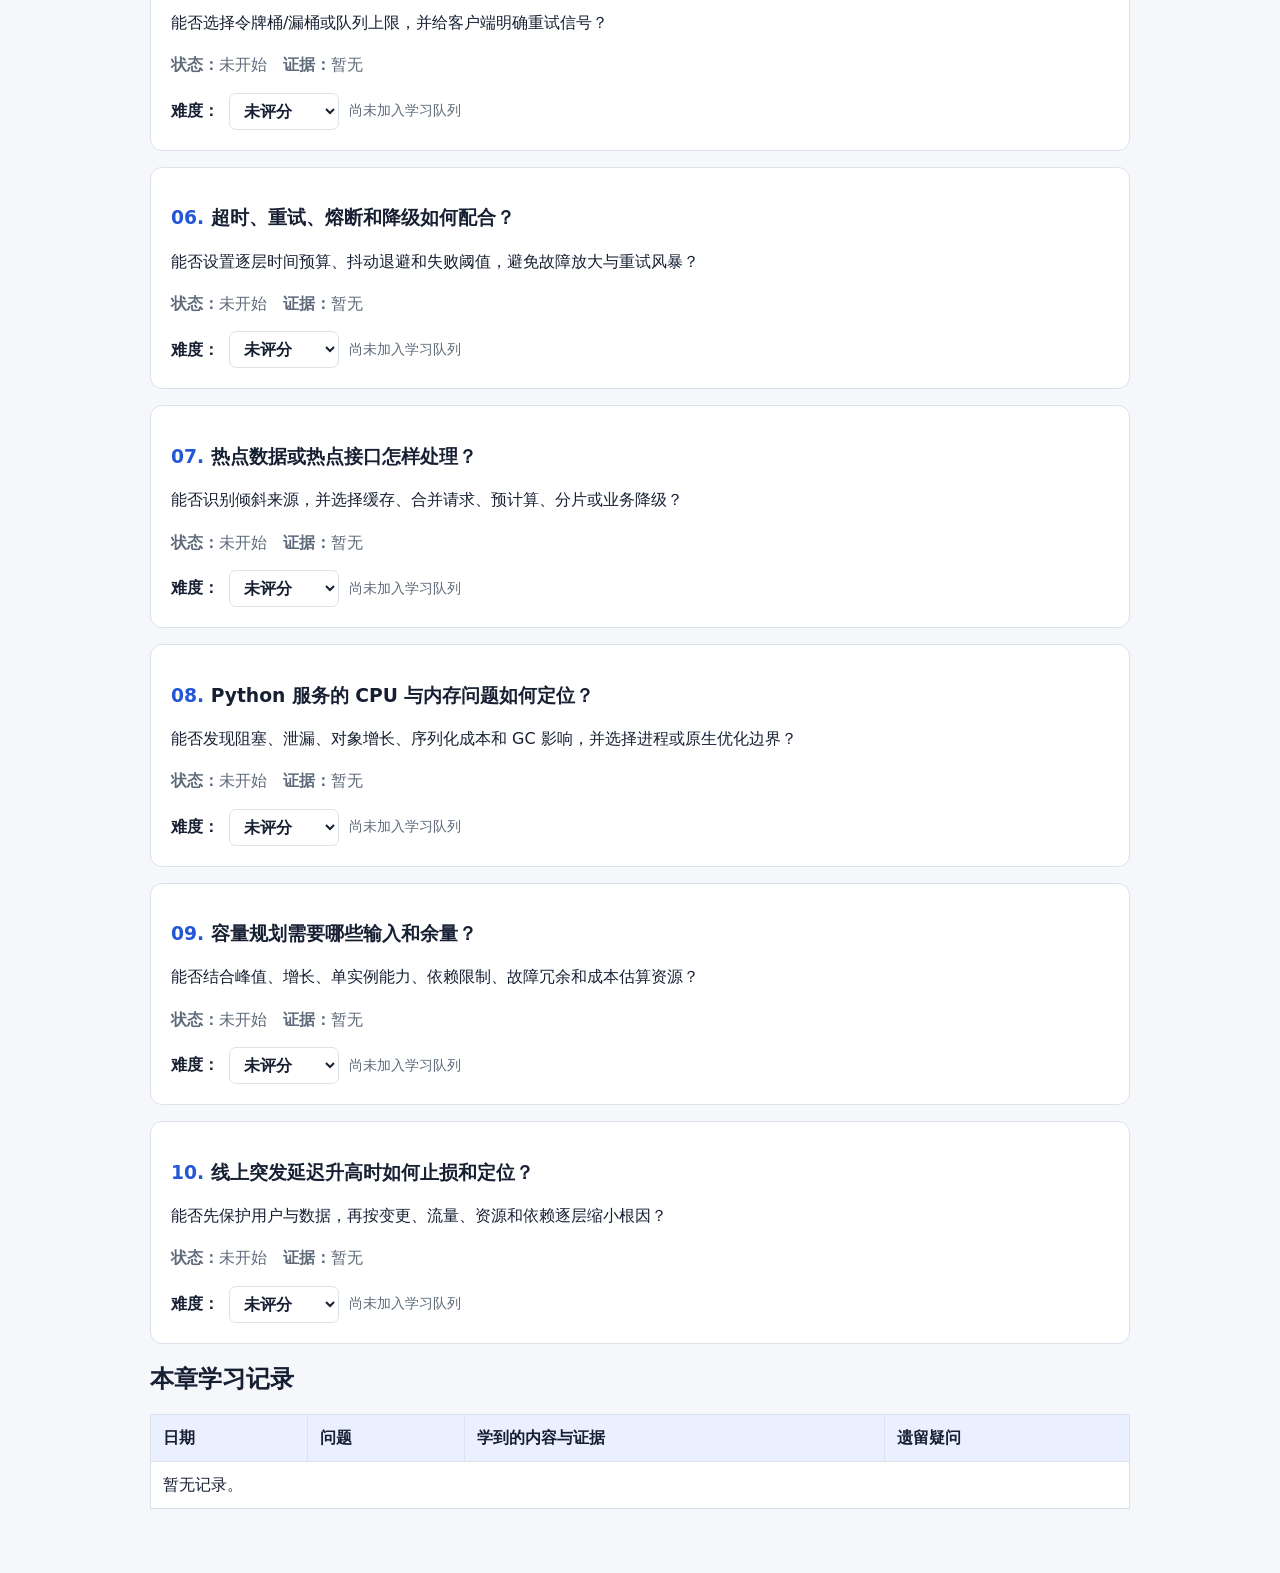
<file: chapters/07-performance.html>
<!doctype html><html lang="zh-CN"><head><meta charset="utf-8"><meta name="viewport" content="width=device-width,initial-scale=1"><title>M07 性能与高并发</title><link rel="stylesheet" href="../styles.css"><script src="../difficulty.js" defer></script></head><body><main>
<nav><a href="06-integration-security.html">← 上一章</a><a href="../index.html">返回总览</a><a href="08-distributed.html">下一章 →</a></nav>
<h1>M07 性能与高并发</h1><p class="subtitle">目标：从测量和容量出发优化系统，并在过载与依赖故障时保护核心服务。</p>
<div class="notice"><strong>章节状态：</strong><span class="tag">未开始 · 0/10</span><p class="meta">前置建议：M02、M03、M04</p></div>
<h2>核心问题</h2><ol class="questions">
<li class="question" id="m07-q01"><h3>延迟、吞吐、并发和资源利用率有什么关系？</h3><p>能否区分平均值与分位数，并用 Little's Law 等基本关系做容量推断？</p><p class="record"><strong>状态：</strong>未开始　<strong>证据：</strong>暂无</p></li>
<li class="question" id="m07-q02"><h3>性能优化为什么必须先测量？</h3><p>能否建立基线，用 profiler、指标和火焰图找到瓶颈，并验证改动而非凭感觉优化？</p><p class="record"><strong>状态：</strong>未开始　<strong>证据：</strong>暂无</p></li>
<li class="question" id="m07-q03"><h3>服务的并发模型如何限制吞吐？</h3><p>能否分析 worker、线程、协程、连接池、队列和下游容量之间的约束？</p><p class="record"><strong>状态：</strong>未开始　<strong>证据：</strong>暂无</p></li>
<li class="question" id="m07-q04"><h3>如何设计可信的负载测试？</h3><p>能否构造真实流量分布、预热、阶梯加压和失败判据，避免协调遗漏与测试端瓶颈？</p><p class="record"><strong>状态：</strong>未开始　<strong>证据：</strong>暂无</p></li>
<li class="question" id="m07-q05"><h3>限流、并发限制与背压分别保护什么？</h3><p>能否选择令牌桶/漏桶或队列上限，并给客户端明确重试信号？</p><p class="record"><strong>状态：</strong>未开始　<strong>证据：</strong>暂无</p></li>
<li class="question" id="m07-q06"><h3>超时、重试、熔断和降级如何配合？</h3><p>能否设置逐层时间预算、抖动退避和失败阈值，避免故障放大与重试风暴？</p><p class="record"><strong>状态：</strong>未开始　<strong>证据：</strong>暂无</p></li>
<li class="question" id="m07-q07"><h3>热点数据或热点接口怎样处理？</h3><p>能否识别倾斜来源，并选择缓存、合并请求、预计算、分片或业务降级？</p><p class="record"><strong>状态：</strong>未开始　<strong>证据：</strong>暂无</p></li>
<li class="question" id="m07-q08"><h3>Python 服务的 CPU 与内存问题如何定位？</h3><p>能否发现阻塞、泄漏、对象增长、序列化成本和 GC 影响，并选择进程或原生优化边界？</p><p class="record"><strong>状态：</strong>未开始　<strong>证据：</strong>暂无</p></li>
<li class="question" id="m07-q09"><h3>容量规划需要哪些输入和余量？</h3><p>能否结合峰值、增长、单实例能力、依赖限制、故障冗余和成本估算资源？</p><p class="record"><strong>状态：</strong>未开始　<strong>证据：</strong>暂无</p></li>
<li class="question" id="m07-q10"><h3>线上突发延迟升高时如何止损和定位？</h3><p>能否先保护用户与数据，再按变更、流量、资源和依赖逐层缩小根因？</p><p class="record"><strong>状态：</strong>未开始　<strong>证据：</strong>暂无</p></li>
</ol><h2>本章学习记录</h2><table><thead><tr><th>日期</th><th>问题</th><th>学到的内容与证据</th><th>遗留疑问</th></tr></thead><tbody><tr><td colspan="4">暂无记录。</td></tr></tbody></table>
</main></body></html>
</file>
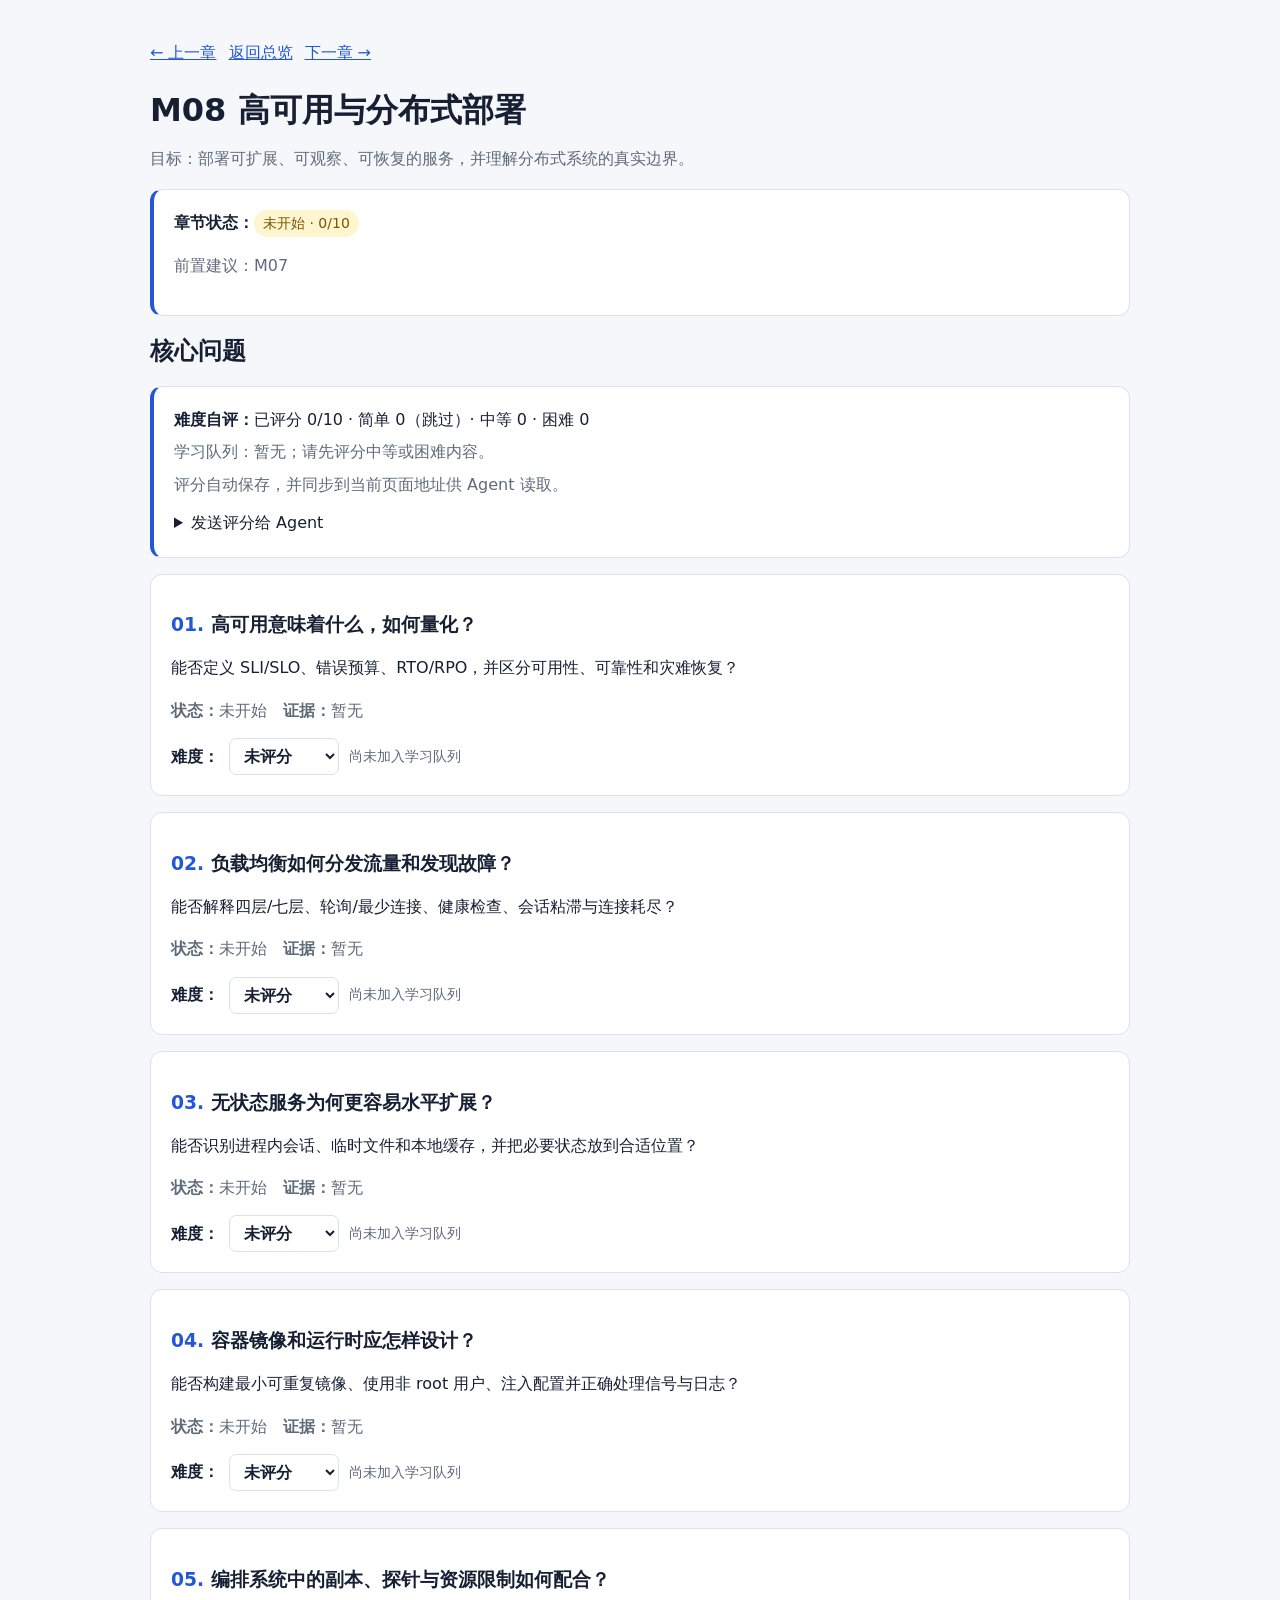
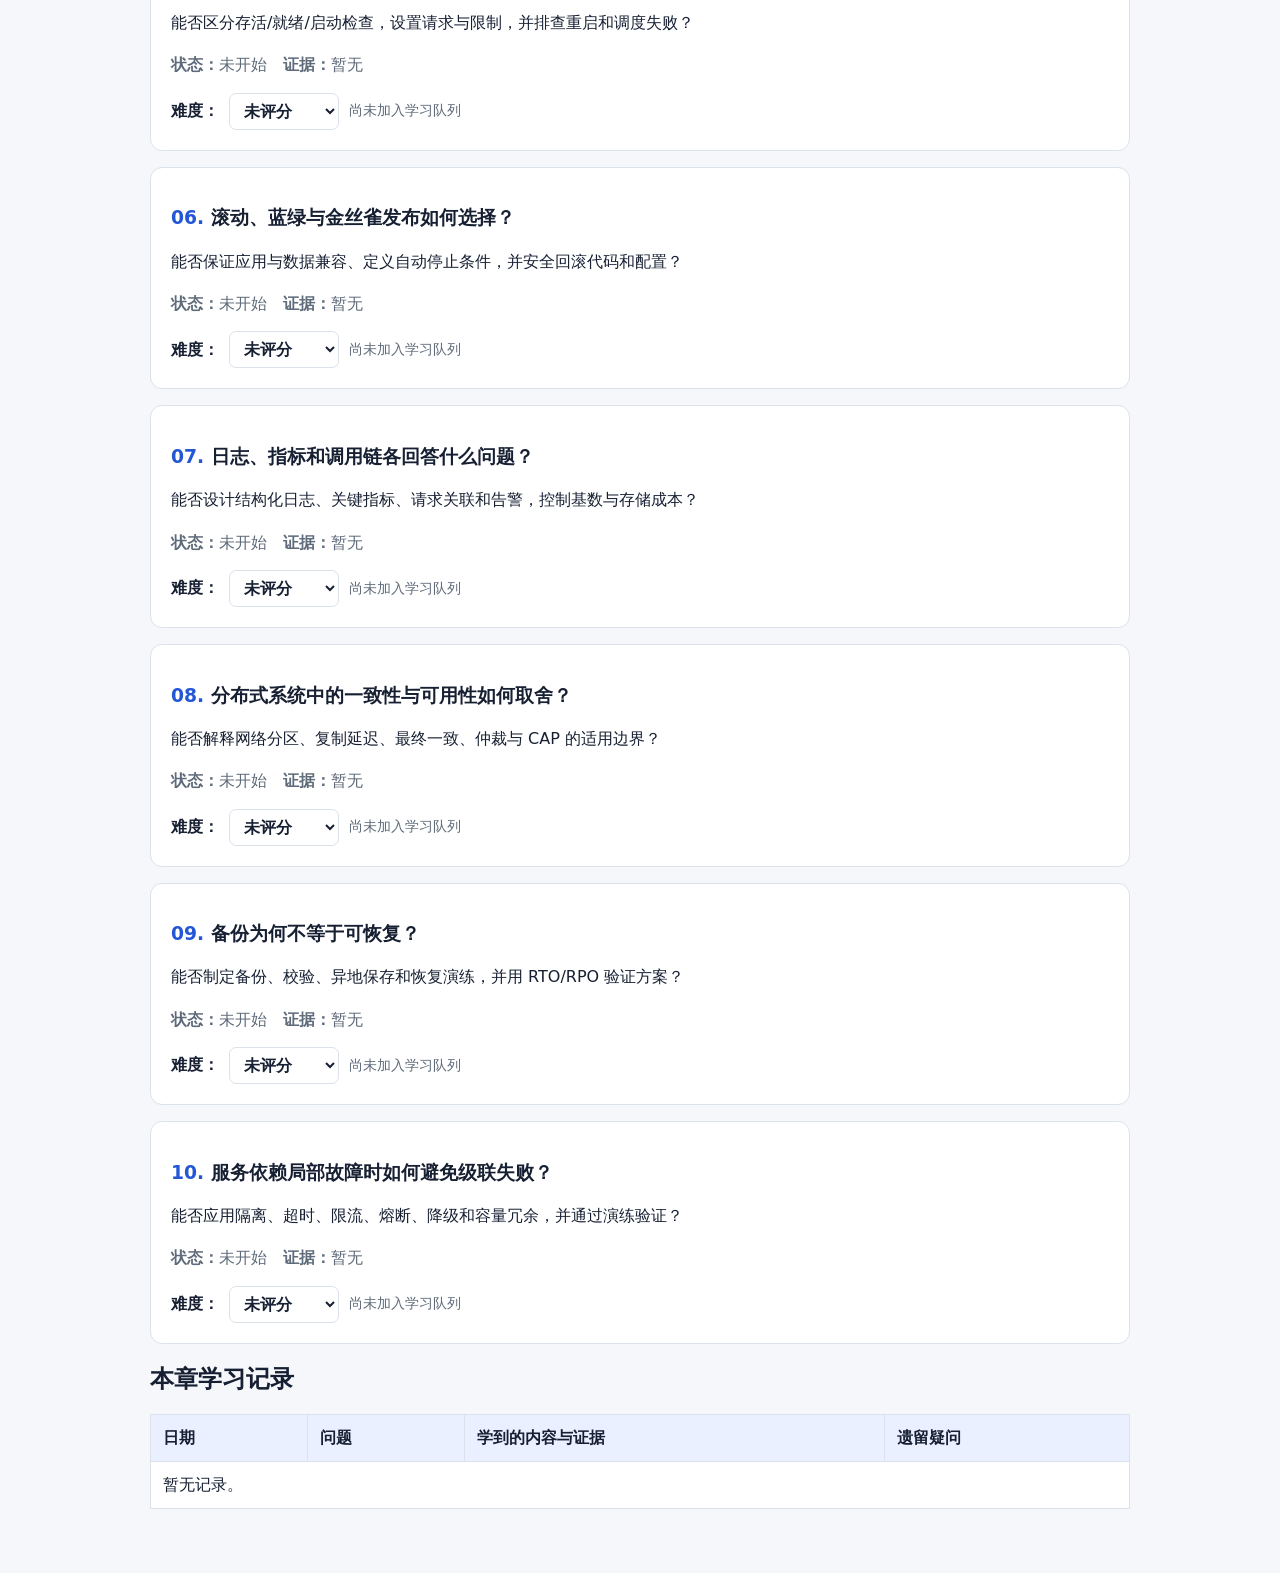
<file: chapters/08-distributed.html>
<!doctype html><html lang="zh-CN"><head><meta charset="utf-8"><meta name="viewport" content="width=device-width,initial-scale=1"><title>M08 高可用与分布式部署</title><link rel="stylesheet" href="../styles.css"><script src="../difficulty.js" defer></script></head><body><main>
<nav><a href="07-performance.html">← 上一章</a><a href="../index.html">返回总览</a><a href="09-engineering.html">下一章 →</a></nav>
<h1>M08 高可用与分布式部署</h1><p class="subtitle">目标：部署可扩展、可观察、可恢复的服务，并理解分布式系统的真实边界。</p>
<div class="notice"><strong>章节状态：</strong><span class="tag">未开始 · 0/10</span><p class="meta">前置建议：M07</p></div>
<h2>核心问题</h2><ol class="questions">
<li class="question" id="m08-q01"><h3>高可用意味着什么，如何量化？</h3><p>能否定义 SLI/SLO、错误预算、RTO/RPO，并区分可用性、可靠性和灾难恢复？</p><p class="record"><strong>状态：</strong>未开始　<strong>证据：</strong>暂无</p></li>
<li class="question" id="m08-q02"><h3>负载均衡如何分发流量和发现故障？</h3><p>能否解释四层/七层、轮询/最少连接、健康检查、会话粘滞与连接耗尽？</p><p class="record"><strong>状态：</strong>未开始　<strong>证据：</strong>暂无</p></li>
<li class="question" id="m08-q03"><h3>无状态服务为何更容易水平扩展？</h3><p>能否识别进程内会话、临时文件和本地缓存，并把必要状态放到合适位置？</p><p class="record"><strong>状态：</strong>未开始　<strong>证据：</strong>暂无</p></li>
<li class="question" id="m08-q04"><h3>容器镜像和运行时应怎样设计？</h3><p>能否构建最小可重复镜像、使用非 root 用户、注入配置并正确处理信号与日志？</p><p class="record"><strong>状态：</strong>未开始　<strong>证据：</strong>暂无</p></li>
<li class="question" id="m08-q05"><h3>编排系统中的副本、探针与资源限制如何配合？</h3><p>能否区分存活/就绪/启动检查，设置请求与限制，并排查重启和调度失败？</p><p class="record"><strong>状态：</strong>未开始　<strong>证据：</strong>暂无</p></li>
<li class="question" id="m08-q06"><h3>滚动、蓝绿与金丝雀发布如何选择？</h3><p>能否保证应用与数据兼容、定义自动停止条件，并安全回滚代码和配置？</p><p class="record"><strong>状态：</strong>未开始　<strong>证据：</strong>暂无</p></li>
<li class="question" id="m08-q07"><h3>日志、指标和调用链各回答什么问题？</h3><p>能否设计结构化日志、关键指标、请求关联和告警，控制基数与存储成本？</p><p class="record"><strong>状态：</strong>未开始　<strong>证据：</strong>暂无</p></li>
<li class="question" id="m08-q08"><h3>分布式系统中的一致性与可用性如何取舍？</h3><p>能否解释网络分区、复制延迟、最终一致、仲裁与 CAP 的适用边界？</p><p class="record"><strong>状态：</strong>未开始　<strong>证据：</strong>暂无</p></li>
<li class="question" id="m08-q09"><h3>备份为何不等于可恢复？</h3><p>能否制定备份、校验、异地保存和恢复演练，并用 RTO/RPO 验证方案？</p><p class="record"><strong>状态：</strong>未开始　<strong>证据：</strong>暂无</p></li>
<li class="question" id="m08-q10"><h3>服务依赖局部故障时如何避免级联失败？</h3><p>能否应用隔离、超时、限流、熔断、降级和容量冗余，并通过演练验证？</p><p class="record"><strong>状态：</strong>未开始　<strong>证据：</strong>暂无</p></li>
</ol><h2>本章学习记录</h2><table><thead><tr><th>日期</th><th>问题</th><th>学到的内容与证据</th><th>遗留疑问</th></tr></thead><tbody><tr><td colspan="4">暂无记录。</td></tr></tbody></table>
</main></body></html>
</file>
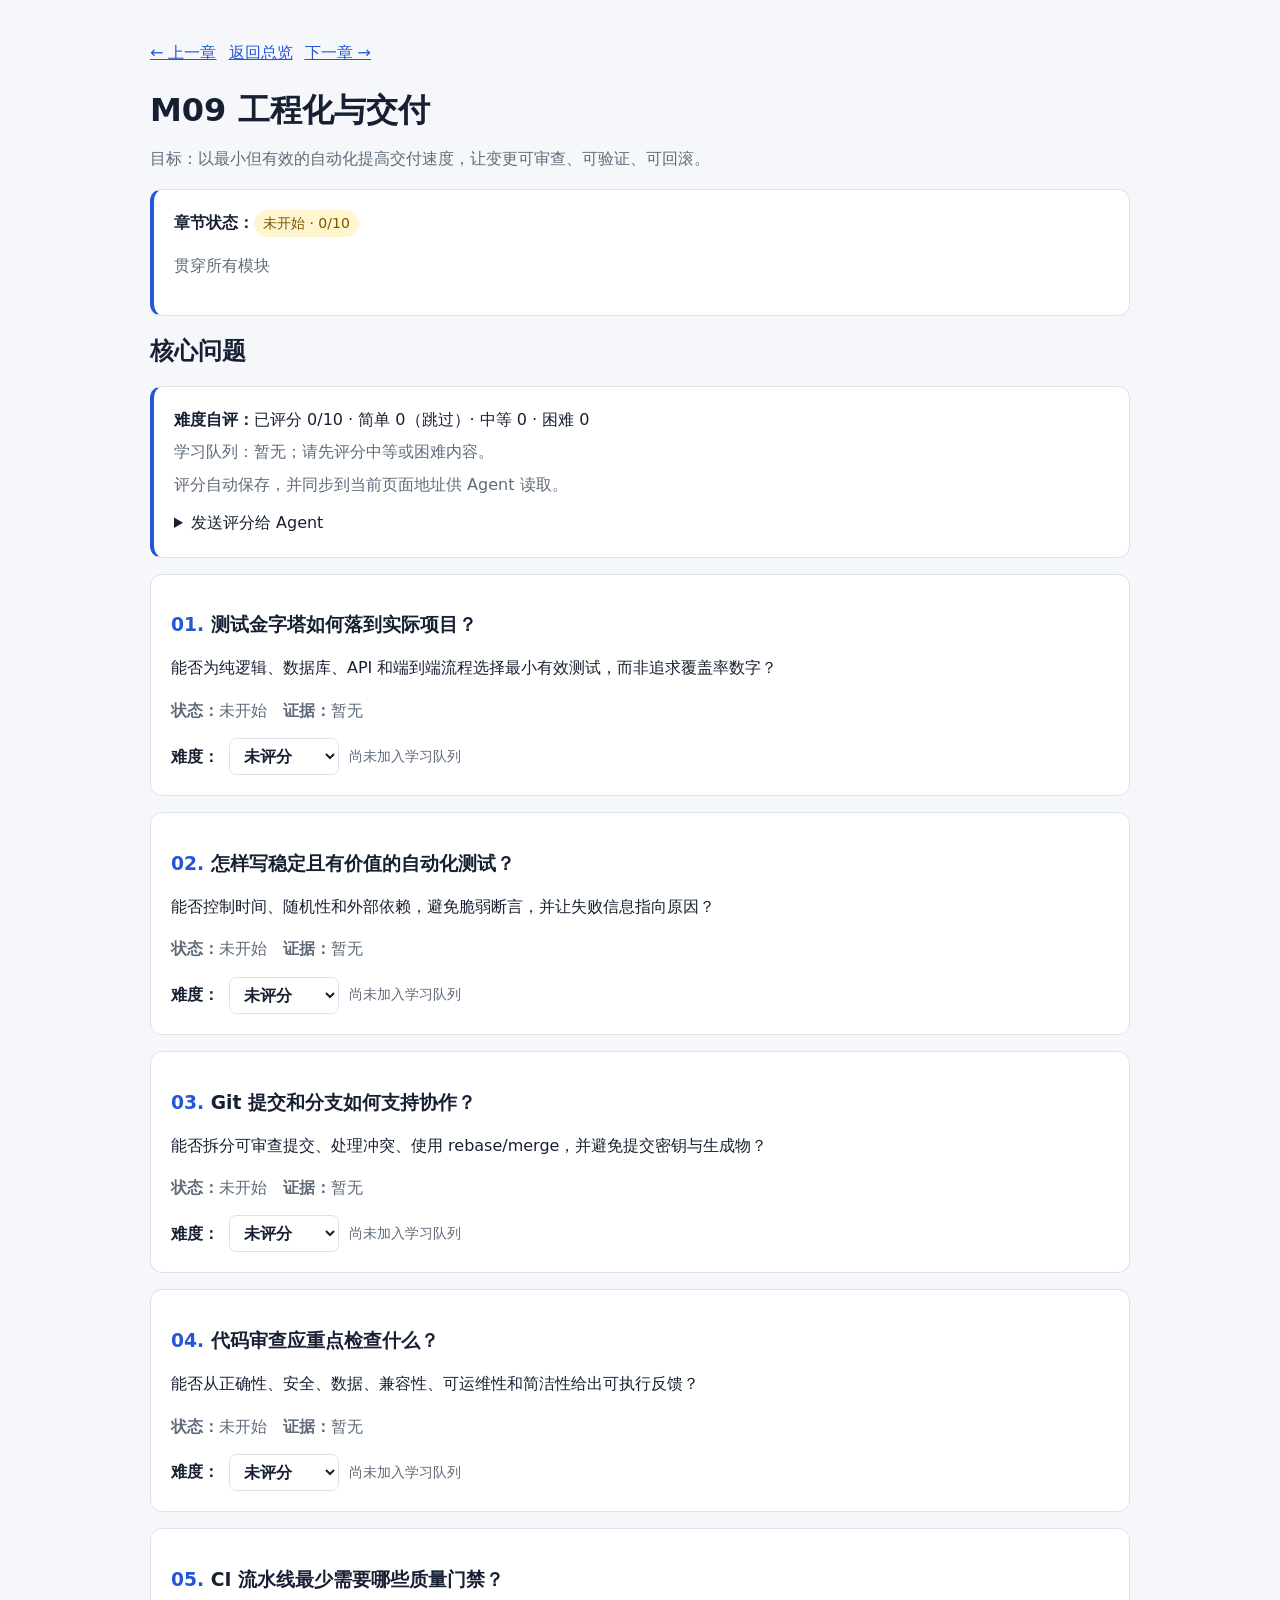
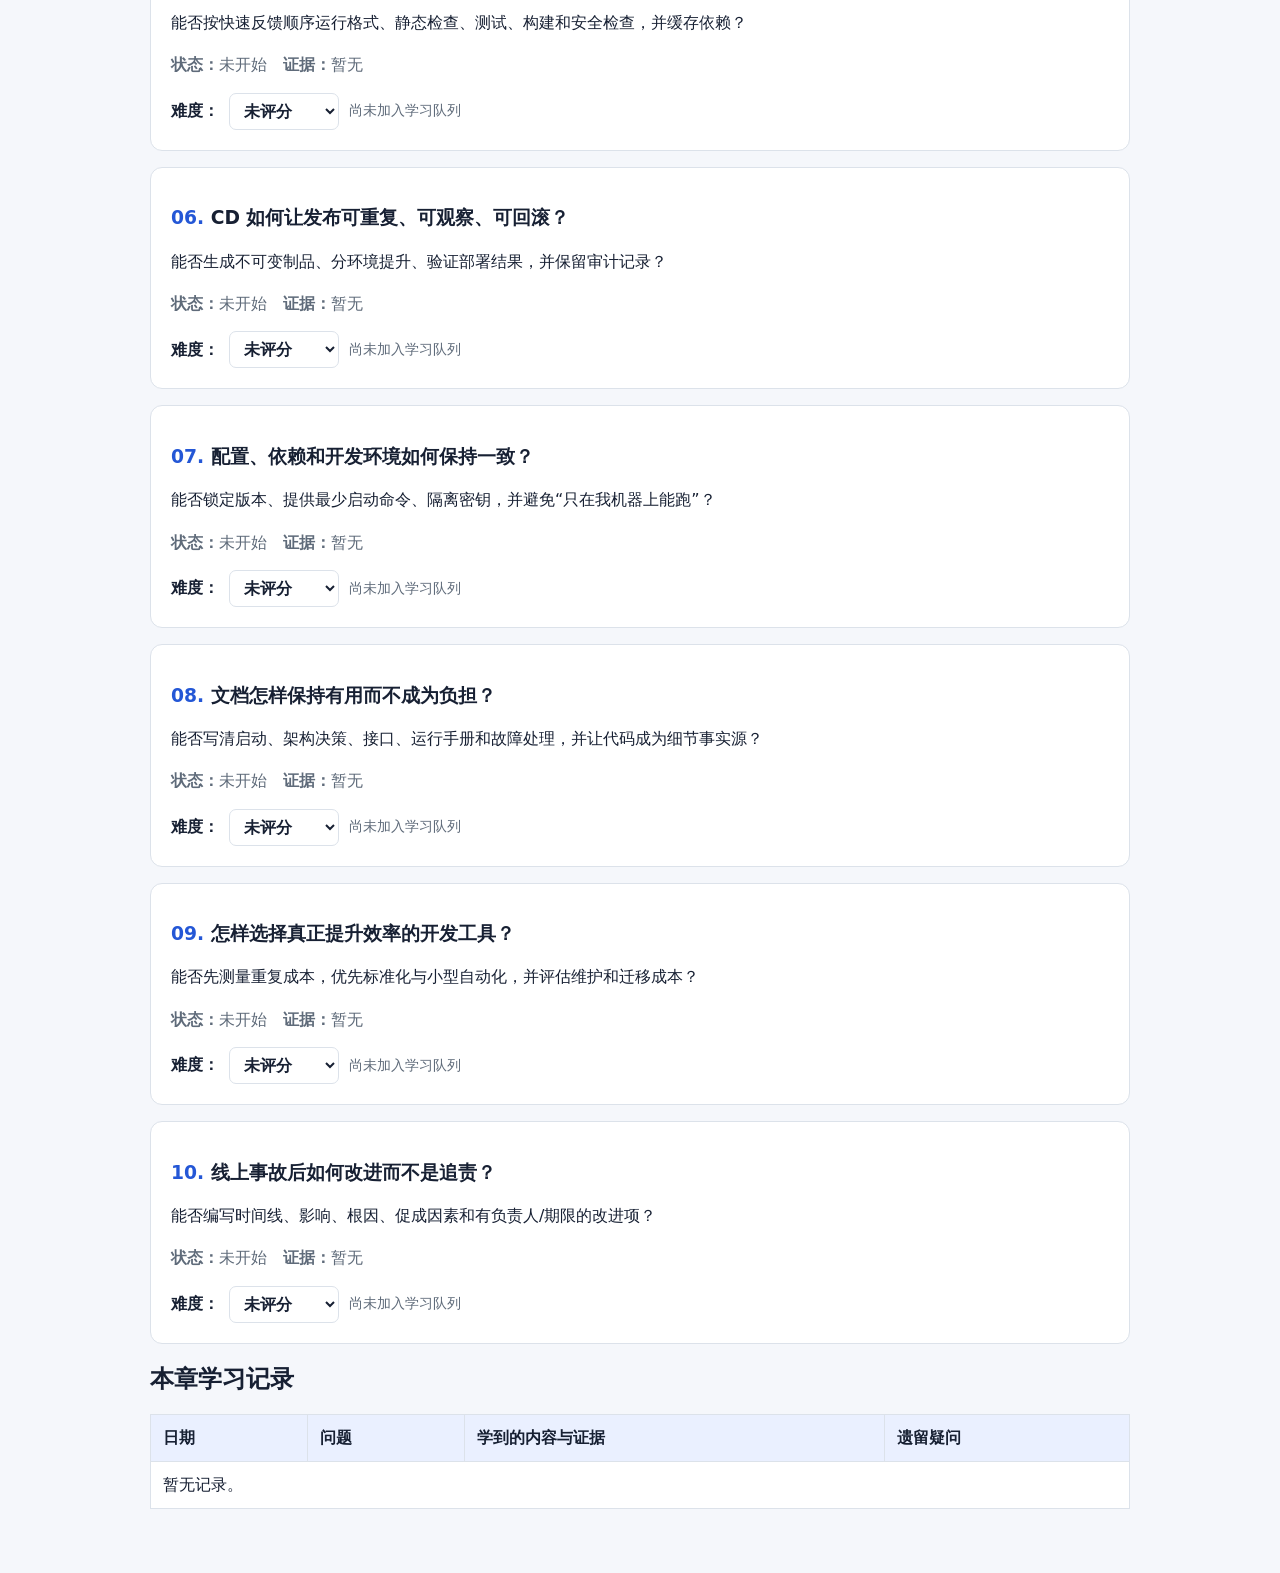
<file: chapters/09-engineering.html>
<!doctype html><html lang="zh-CN"><head><meta charset="utf-8"><meta name="viewport" content="width=device-width,initial-scale=1"><title>M09 工程化与交付</title><link rel="stylesheet" href="../styles.css"><script src="../difficulty.js" defer></script></head><body><main>
<nav><a href="08-distributed.html">← 上一章</a><a href="../index.html">返回总览</a><a href="10-architecture-collaboration.html">下一章 →</a></nav>
<h1>M09 工程化与交付</h1><p class="subtitle">目标：以最小但有效的自动化提高交付速度，让变更可审查、可验证、可回滚。</p>
<div class="notice"><strong>章节状态：</strong><span class="tag">未开始 · 0/10</span><p class="meta">贯穿所有模块</p></div>
<h2>核心问题</h2><ol class="questions">
<li class="question" id="m09-q01"><h3>测试金字塔如何落到实际项目？</h3><p>能否为纯逻辑、数据库、API 和端到端流程选择最小有效测试，而非追求覆盖率数字？</p><p class="record"><strong>状态：</strong>未开始　<strong>证据：</strong>暂无</p></li>
<li class="question" id="m09-q02"><h3>怎样写稳定且有价值的自动化测试？</h3><p>能否控制时间、随机性和外部依赖，避免脆弱断言，并让失败信息指向原因？</p><p class="record"><strong>状态：</strong>未开始　<strong>证据：</strong>暂无</p></li>
<li class="question" id="m09-q03"><h3>Git 提交和分支如何支持协作？</h3><p>能否拆分可审查提交、处理冲突、使用 rebase/merge，并避免提交密钥与生成物？</p><p class="record"><strong>状态：</strong>未开始　<strong>证据：</strong>暂无</p></li>
<li class="question" id="m09-q04"><h3>代码审查应重点检查什么？</h3><p>能否从正确性、安全、数据、兼容性、可运维性和简洁性给出可执行反馈？</p><p class="record"><strong>状态：</strong>未开始　<strong>证据：</strong>暂无</p></li>
<li class="question" id="m09-q05"><h3>CI 流水线最少需要哪些质量门禁？</h3><p>能否按快速反馈顺序运行格式、静态检查、测试、构建和安全检查，并缓存依赖？</p><p class="record"><strong>状态：</strong>未开始　<strong>证据：</strong>暂无</p></li>
<li class="question" id="m09-q06"><h3>CD 如何让发布可重复、可观察、可回滚？</h3><p>能否生成不可变制品、分环境提升、验证部署结果，并保留审计记录？</p><p class="record"><strong>状态：</strong>未开始　<strong>证据：</strong>暂无</p></li>
<li class="question" id="m09-q07"><h3>配置、依赖和开发环境如何保持一致？</h3><p>能否锁定版本、提供最少启动命令、隔离密钥，并避免“只在我机器上能跑”？</p><p class="record"><strong>状态：</strong>未开始　<strong>证据：</strong>暂无</p></li>
<li class="question" id="m09-q08"><h3>文档怎样保持有用而不成为负担？</h3><p>能否写清启动、架构决策、接口、运行手册和故障处理，并让代码成为细节事实源？</p><p class="record"><strong>状态：</strong>未开始　<strong>证据：</strong>暂无</p></li>
<li class="question" id="m09-q09"><h3>怎样选择真正提升效率的开发工具？</h3><p>能否先测量重复成本，优先标准化与小型自动化，并评估维护和迁移成本？</p><p class="record"><strong>状态：</strong>未开始　<strong>证据：</strong>暂无</p></li>
<li class="question" id="m09-q10"><h3>线上事故后如何改进而不是追责？</h3><p>能否编写时间线、影响、根因、促成因素和有负责人/期限的改进项？</p><p class="record"><strong>状态：</strong>未开始　<strong>证据：</strong>暂无</p></li>
</ol><h2>本章学习记录</h2><table><thead><tr><th>日期</th><th>问题</th><th>学到的内容与证据</th><th>遗留疑问</th></tr></thead><tbody><tr><td colspan="4">暂无记录。</td></tr></tbody></table>
</main></body></html>
</file>
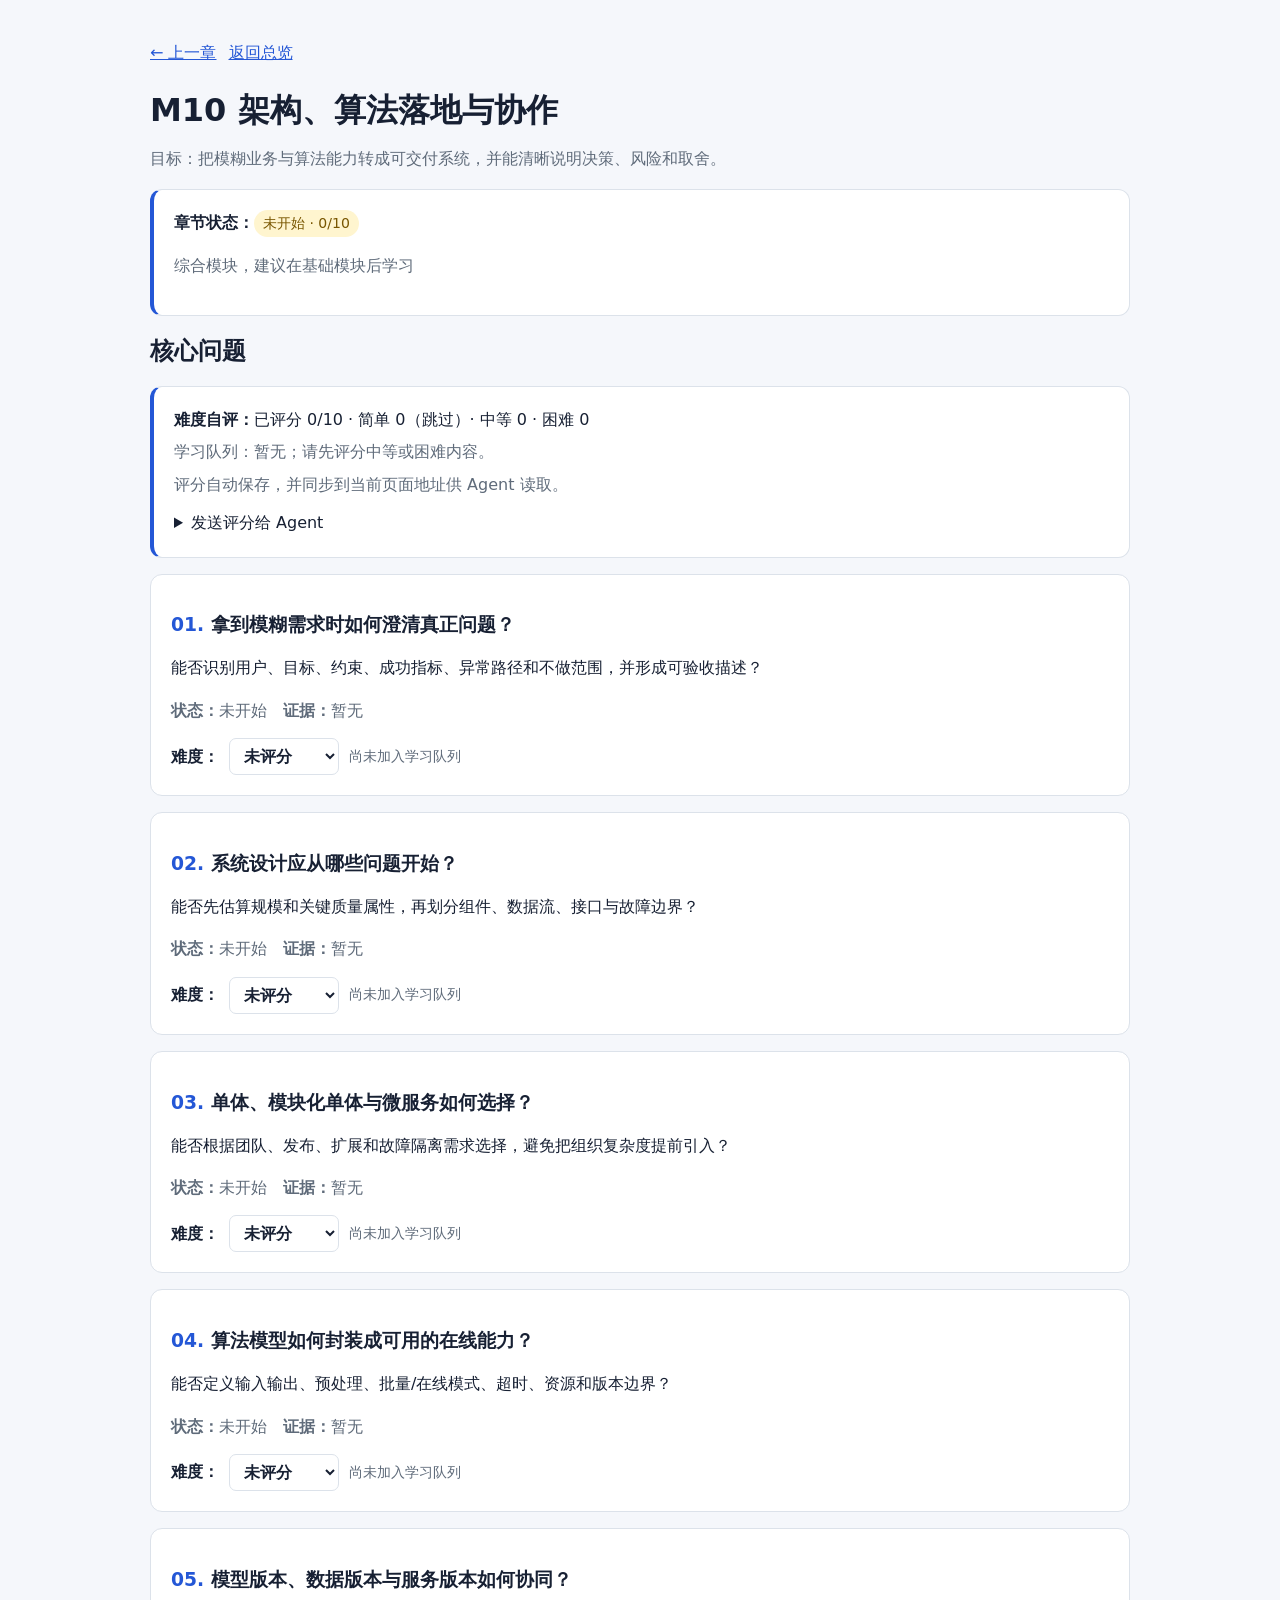
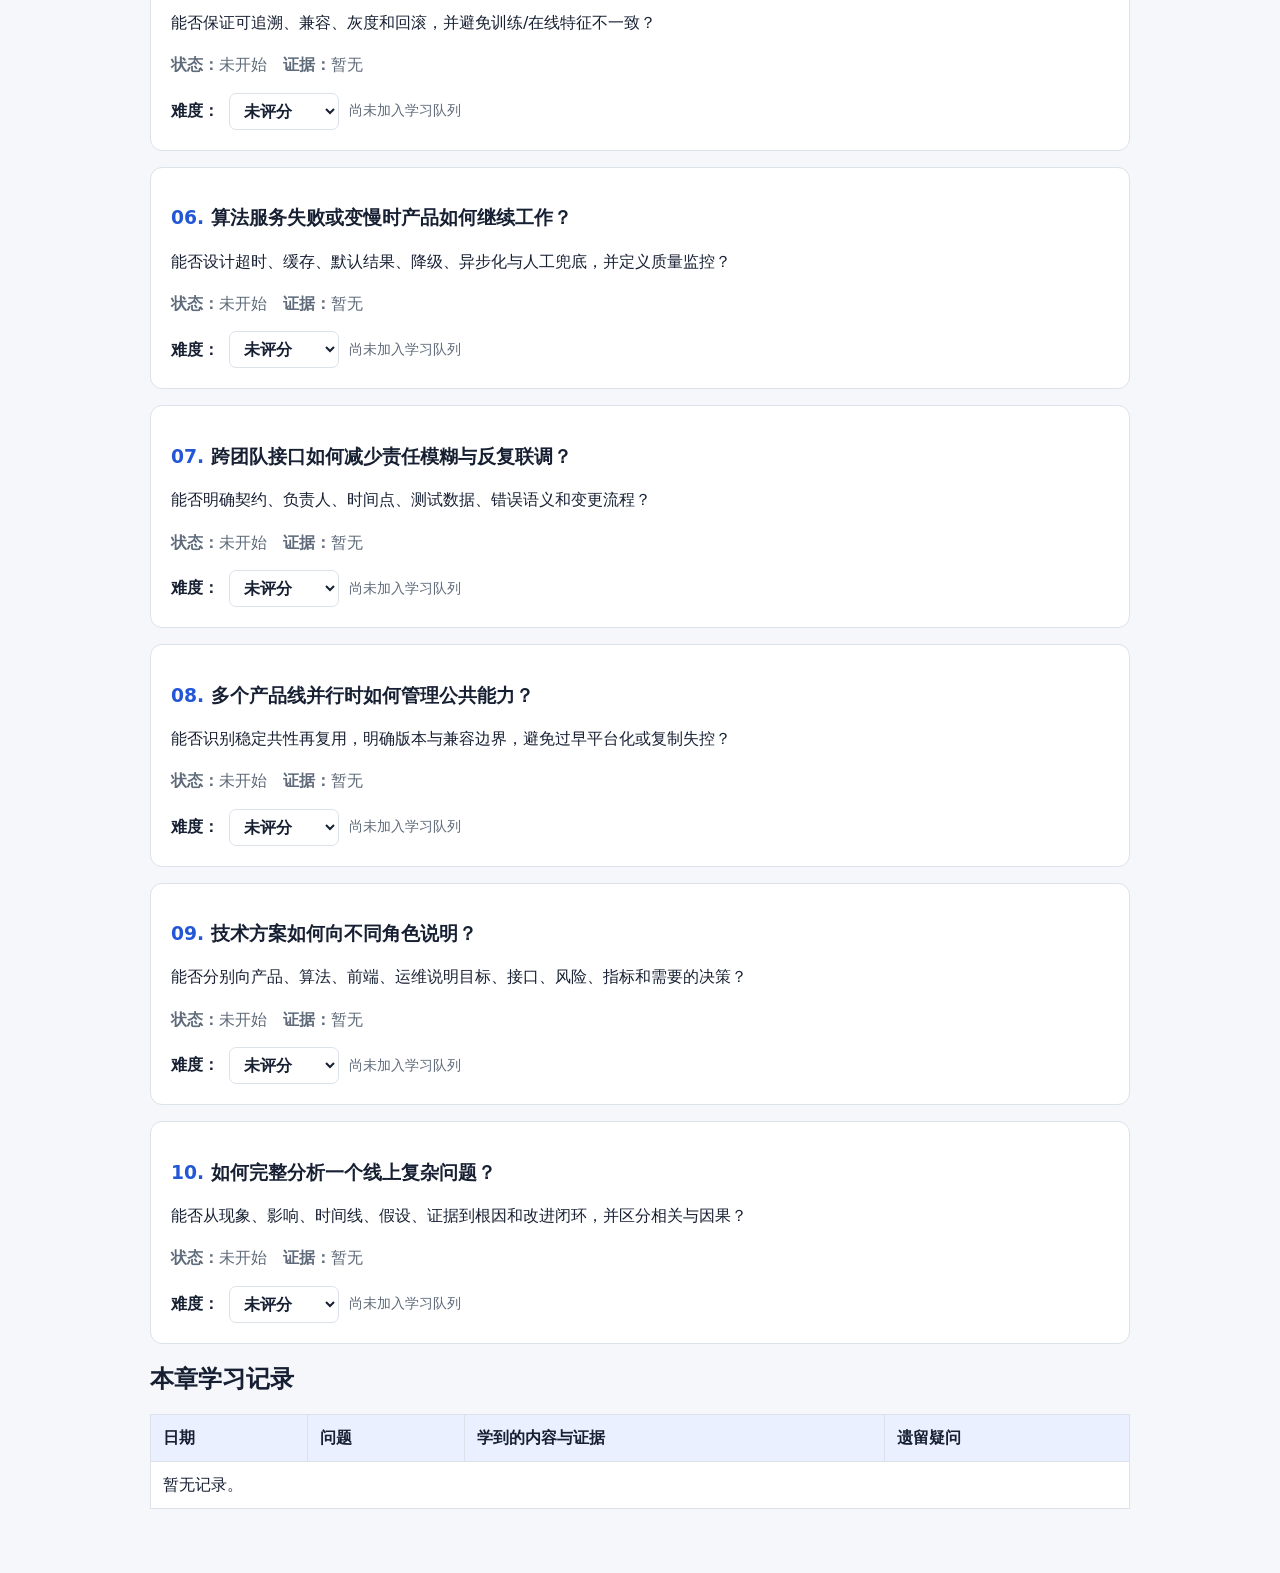
<file: chapters/10-architecture-collaboration.html>
<!doctype html><html lang="zh-CN"><head><meta charset="utf-8"><meta name="viewport" content="width=device-width,initial-scale=1"><title>M10 架构、算法落地与协作</title><link rel="stylesheet" href="../styles.css"><script src="../difficulty.js" defer></script></head><body><main>
<nav><a href="09-engineering.html">← 上一章</a><a href="../index.html">返回总览</a></nav>
<h1>M10 架构、算法落地与协作</h1><p class="subtitle">目标：把模糊业务与算法能力转成可交付系统，并能清晰说明决策、风险和取舍。</p>
<div class="notice"><strong>章节状态：</strong><span class="tag">未开始 · 0/10</span><p class="meta">综合模块，建议在基础模块后学习</p></div>
<h2>核心问题</h2><ol class="questions">
<li class="question" id="m10-q01"><h3>拿到模糊需求时如何澄清真正问题？</h3><p>能否识别用户、目标、约束、成功指标、异常路径和不做范围，并形成可验收描述？</p><p class="record"><strong>状态：</strong>未开始　<strong>证据：</strong>暂无</p></li>
<li class="question" id="m10-q02"><h3>系统设计应从哪些问题开始？</h3><p>能否先估算规模和关键质量属性，再划分组件、数据流、接口与故障边界？</p><p class="record"><strong>状态：</strong>未开始　<strong>证据：</strong>暂无</p></li>
<li class="question" id="m10-q03"><h3>单体、模块化单体与微服务如何选择？</h3><p>能否根据团队、发布、扩展和故障隔离需求选择，避免把组织复杂度提前引入？</p><p class="record"><strong>状态：</strong>未开始　<strong>证据：</strong>暂无</p></li>
<li class="question" id="m10-q04"><h3>算法模型如何封装成可用的在线能力？</h3><p>能否定义输入输出、预处理、批量/在线模式、超时、资源和版本边界？</p><p class="record"><strong>状态：</strong>未开始　<strong>证据：</strong>暂无</p></li>
<li class="question" id="m10-q05"><h3>模型版本、数据版本与服务版本如何协同？</h3><p>能否保证可追溯、兼容、灰度和回滚，并避免训练/在线特征不一致？</p><p class="record"><strong>状态：</strong>未开始　<strong>证据：</strong>暂无</p></li>
<li class="question" id="m10-q06"><h3>算法服务失败或变慢时产品如何继续工作？</h3><p>能否设计超时、缓存、默认结果、降级、异步化与人工兜底，并定义质量监控？</p><p class="record"><strong>状态：</strong>未开始　<strong>证据：</strong>暂无</p></li>
<li class="question" id="m10-q07"><h3>跨团队接口如何减少责任模糊与反复联调？</h3><p>能否明确契约、负责人、时间点、测试数据、错误语义和变更流程？</p><p class="record"><strong>状态：</strong>未开始　<strong>证据：</strong>暂无</p></li>
<li class="question" id="m10-q08"><h3>多个产品线并行时如何管理公共能力？</h3><p>能否识别稳定共性再复用，明确版本与兼容边界，避免过早平台化或复制失控？</p><p class="record"><strong>状态：</strong>未开始　<strong>证据：</strong>暂无</p></li>
<li class="question" id="m10-q09"><h3>技术方案如何向不同角色说明？</h3><p>能否分别向产品、算法、前端、运维说明目标、接口、风险、指标和需要的决策？</p><p class="record"><strong>状态：</strong>未开始　<strong>证据：</strong>暂无</p></li>
<li class="question" id="m10-q10"><h3>如何完整分析一个线上复杂问题？</h3><p>能否从现象、影响、时间线、假设、证据到根因和改进闭环，并区分相关与因果？</p><p class="record"><strong>状态：</strong>未开始　<strong>证据：</strong>暂无</p></li>
</ol><h2>本章学习记录</h2><table><thead><tr><th>日期</th><th>问题</th><th>学到的内容与证据</th><th>遗留疑问</th></tr></thead><tbody><tr><td colspan="4">暂无记录。</td></tr></tbody></table>
</main></body></html>
</file>
<file: styles.css>
:root {
  color-scheme: light;
  --bg: #f5f7fb;
  --surface: #ffffff;
  --text: #172033;
  --muted: #5f6b7a;
  --line: #dce2ea;
  --brand: #2457d6;
  --brand-soft: #eaf0ff;
  --pending: #795600;
  font-family: system-ui, -apple-system, "Segoe UI", sans-serif;
}

* { box-sizing: border-box; }
body { margin: 0; background: var(--bg); color: var(--text); line-height: 1.65; }
main { width: min(980px, calc(100% - 32px)); margin: 0 auto; padding: 40px 0 64px; }
a { color: var(--brand); }
h1, h2, h3 { line-height: 1.25; }
h1 { margin-bottom: 8px; }
.subtitle, .meta { color: var(--muted); }
.card, .question, .notice {
  background: var(--surface);
  border: 1px solid var(--line);
  border-radius: 12px;
  padding: 20px;
  margin: 16px 0;
}
.notice { border-left: 4px solid var(--brand); }
.grid { display: grid; grid-template-columns: repeat(auto-fit, minmax(270px, 1fr)); gap: 16px; }
.grid .card { margin: 0; }
.tag { display: inline-block; padding: 2px 9px; border-radius: 999px; background: #fff5cf; color: var(--pending); font-size: .875rem; }
.questions { padding-left: 0; list-style: none; counter-reset: question; }
.questions > li { counter-increment: question; }
.questions > li h3::before { content: counter(question, decimal-leading-zero) ". "; color: var(--brand); }
.record { color: var(--muted); margin-bottom: 0; }
.difficulty-control { display: flex; align-items: center; gap: 10px; margin-top: 14px; font-weight: 650; }
.difficulty-control select { min-width: 110px; padding: 7px 10px; border: 1px solid var(--line); border-radius: 7px; background: var(--surface); color: var(--text); font: inherit; }
.difficulty-guidance { color: var(--muted); font-size: .9rem; font-weight: 400; }
.question[data-difficulty="easy"] { border-left: 5px solid #6b9a72; opacity: .72; }
.question[data-difficulty="medium"] { border-left: 5px solid #d29b24; }
.question[data-difficulty="hard"] { border-left: 5px solid #cc4b4b; }
.difficulty-summary p { margin: 6px 0 0; }
.difficulty-summary details { margin-top: 12px; }
.difficulty-summary textarea { width: 100%; min-height: 76px; margin-top: 8px; padding: 8px; resize: vertical; border: 1px solid var(--line); border-radius: 7px; background: var(--bg); color: var(--text); }
.difficulty-summary button { padding: 7px 12px; border: 0; border-radius: 7px; background: var(--brand); color: #fff; cursor: pointer; }
.knowledge-base { margin: 36px 0; }
.questions > .knowledge-wrapper { counter-increment: none; list-style: none; }
.knowledge-point { background: var(--surface); border: 1px solid var(--line); border-radius: 10px; margin: 10px 0; padding: 0 16px; }
.knowledge-point summary { cursor: pointer; font-weight: 700; padding: 14px 0; }
.knowledge-point ul { margin-top: 0; padding-bottom: 10px; }
.knowledge-empty { padding: 18px; border: 1px dashed var(--line); border-radius: 10px; color: var(--muted); }
table { width: 100%; border-collapse: collapse; background: var(--surface); }
th, td { border: 1px solid var(--line); padding: 10px 12px; text-align: left; vertical-align: top; }
th { background: var(--brand-soft); }
nav { display: flex; gap: 12px; flex-wrap: wrap; margin-bottom: 24px; }
code { background: #edf0f5; padding: 2px 5px; border-radius: 4px; }
@media (max-width: 600px) { main { width: min(100% - 20px, 980px); padding-top: 24px; } .card, .question, .notice { padding: 16px; } .difficulty-control { align-items: flex-start; flex-direction: column; gap: 6px; } }
</file>
